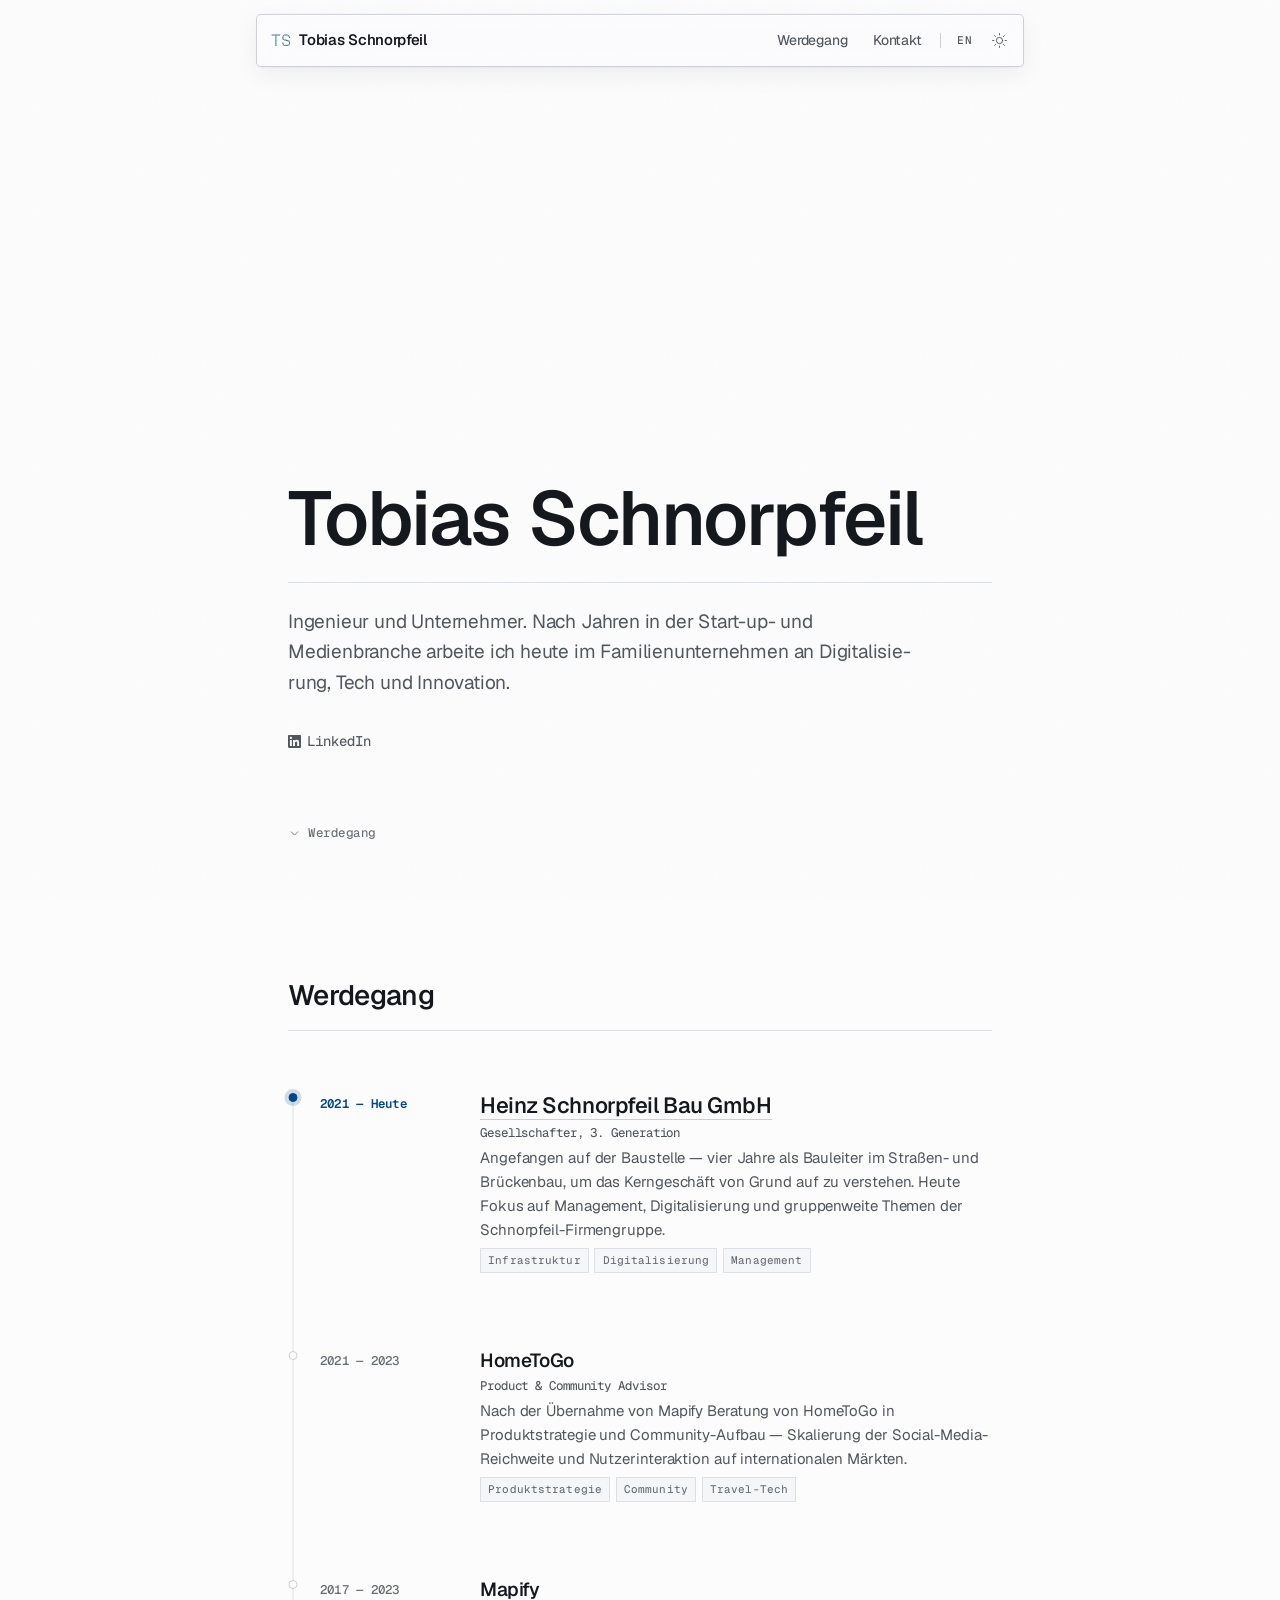
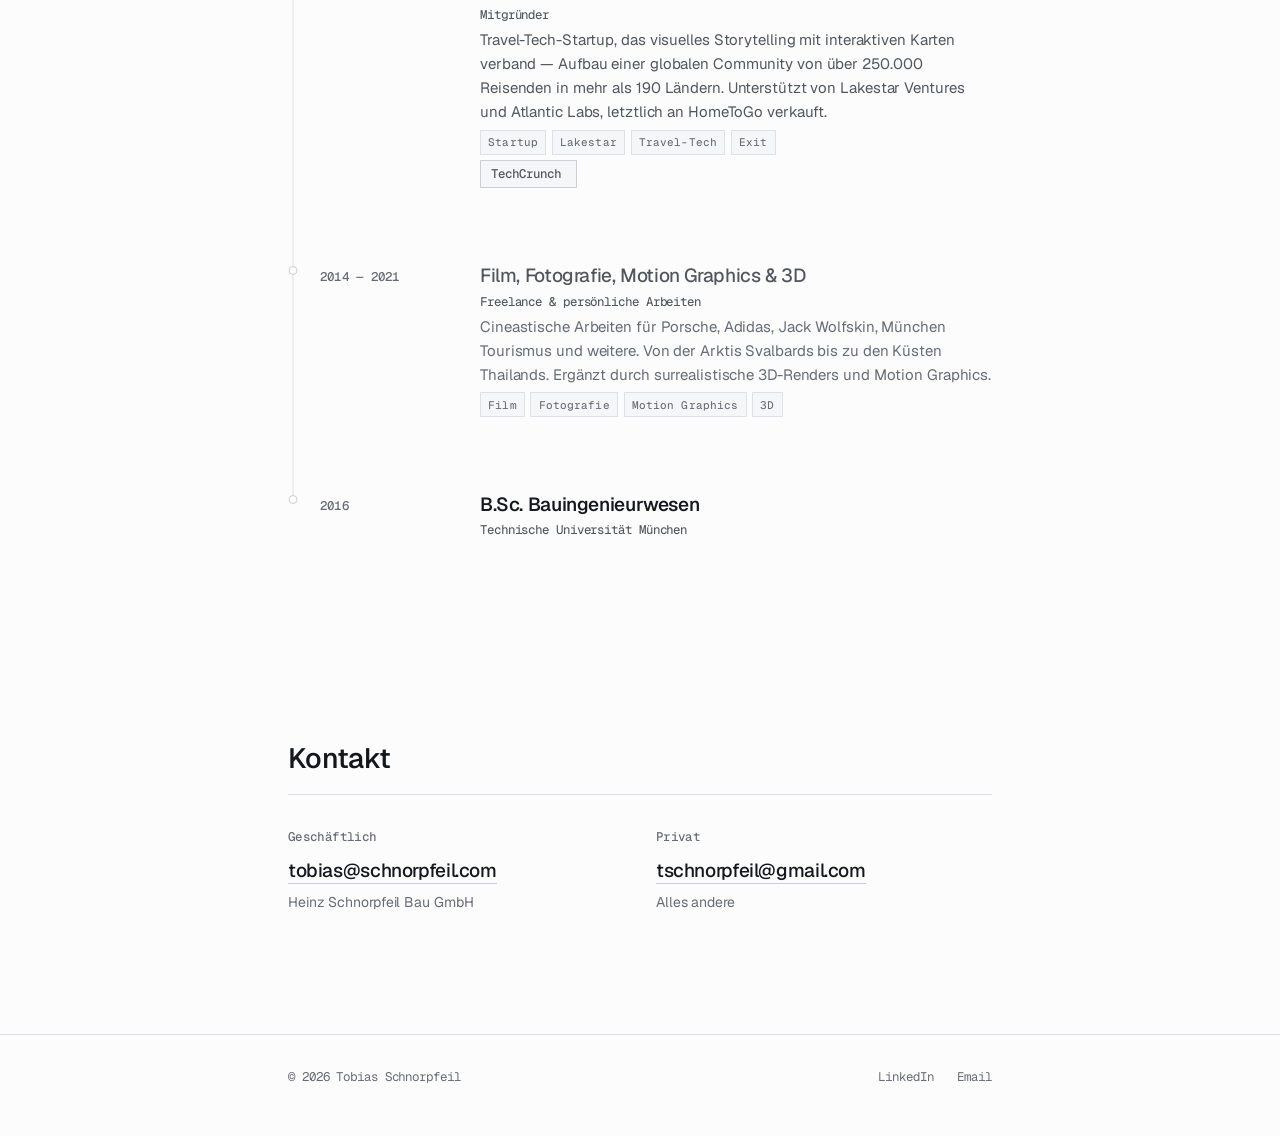
<file: index.html>
<!DOCTYPE html>
<html lang="de" data-theme="light">

<head>
    <meta charset="UTF-8">
    <meta name="viewport" content="width=device-width, initial-scale=1.0, viewport-fit=cover">
    <title>Tobias Schnorpfeil</title>
    <meta name="description" content="Tobias Schnorpfeil — Ingenieur & Unternehmer. Digitalisierung & Innovation bei Heinz Schnorpfeil Bau. Co-Founder Mapify (Exit an HomeToGo).">
    <link rel="alternate" type="text/plain" href="https://tschnorpfeil.com/llms.txt" title="LLM Context">
    <meta name="theme-color" content="#fcfcfd" media="(prefers-color-scheme: light)">
    <meta name="theme-color" content="#0c0e12" media="(prefers-color-scheme: dark)">
    <link rel="icon" type="image/svg+xml" href="/favicon.svg">
    <link rel="icon" type="image/png" sizes="32x32" href="/favicon.png">
    <link rel="apple-touch-icon" sizes="180x180" href="/apple-touch-icon.png">

    <!-- Preload the faces the hero entrance needs immediately -->
    <link rel="preload" href="/fonts/Geist-Variable.woff2" as="font" type="font/woff2" crossorigin>
    <link rel="preload" href="/fonts/GeistPixel-Grid.woff2" as="font" type="font/woff2" crossorigin>
    <link rel="preload" href="/fonts/GeistPixel-Square.woff2" as="font" type="font/woff2" crossorigin>
    <link rel="preload" href="/fonts/GeistPixel-Line.woff2" as="font" type="font/woff2" crossorigin>

    <!-- Set theme before first paint (no flash of light for dark-mode users) -->
    <script>
        (function () {
            try {
                var el = document.documentElement;
                var t = localStorage.getItem('theme') ||
                    (matchMedia('(prefers-color-scheme:dark)').matches ? 'dark' : 'light');
                el.setAttribute('data-theme', t);
                /* Arm the hero "resolve" entrance before paint (no flash), only
                   when motion is allowed. Failsafe drops the class after the
                   run so a stalled script can never leave the name hidden. */
                if (!matchMedia('(prefers-reduced-motion: reduce)').matches) {
                    el.classList.add('anim');
                    setTimeout(function () { el.classList.remove('anim'); }, 2600);
                }
            } catch (e) {}
        })();
    </script>
    <!-- Auto-redirect to EN only if explicitly preferred by user -->
    <script>
        (function() {
            try {
                if (localStorage.getItem('lang_pref') === 'en') {
                    window.location.replace('/en/');
                }
            } catch(e) {}
        })();
    </script>

    <!-- SEO / GEO -->
    <link rel="canonical" href="https://tschnorpfeil.com/">
    <link rel="alternate" hreflang="de" href="https://tschnorpfeil.com/">
    <link rel="alternate" hreflang="en" href="https://tschnorpfeil.com/en/">
    <link rel="alternate" hreflang="x-default" href="https://tschnorpfeil.com/">
    <link rel="alternate" type="text/plain" href="https://tschnorpfeil.com/llms-full.txt" title="LLM Full Context">
    <meta name="robots" content="index, follow">
    <meta name="author" content="Tobias Schnorpfeil">

    <!-- Open Graph -->
    <meta property="og:type" content="profile">
    <meta property="profile:first_name" content="Tobias">
    <meta property="profile:last_name" content="Schnorpfeil">
    <meta property="og:url" content="https://tschnorpfeil.com/">
    <meta property="og:site_name" content="Tobias Schnorpfeil">
    <meta property="og:title" content="Tobias Schnorpfeil">
    <meta property="og:description" content="Ingenieur & Unternehmer · Digitalisierung & Innovation bei Heinz Schnorpfeil Bau · Co-Founder Mapify (Exit an HomeToGo).">
    <meta property="og:image" content="https://tschnorpfeil.com/og-image.png">
    <meta property="og:image:type" content="image/png">
    <meta property="og:image:width" content="1200">
    <meta property="og:image:height" content="630">
    <meta property="og:image:alt" content="Tobias Schnorpfeil — Ingenieur & Unternehmer">
    <meta property="og:locale" content="de_DE">
    <meta property="og:locale:alternate" content="en_US">

    <!-- Twitter Card -->
    <meta name="twitter:card" content="summary_large_image">
    <meta name="twitter:title" content="Tobias Schnorpfeil">
    <meta name="twitter:description" content="Ingenieur & Unternehmer · Digitalisierung & Innovation bei Heinz Schnorpfeil Bau · Co-Founder Mapify (Exit an HomeToGo).">
    <meta name="twitter:image" content="https://tschnorpfeil.com/og-image.png">
    <meta name="twitter:image:alt" content="Tobias Schnorpfeil — Ingenieur & Unternehmer">

    <!-- Schema.org JSON-LD (Generative Engine Optimization & Entity Graph) -->
    <script type="application/ld+json">
    {
        "@context": "https://schema.org",
        "@graph": [
            {
                "@type": "Person",
                "@id": "https://tschnorpfeil.com/#person",
                "name": "Tobias Schnorpfeil",
                "url": "https://tschnorpfeil.com/",
                "image": "https://tschnorpfeil.com/og-image.png",
                "description": "Tobias Schnorpfeil — Ingenieur & Unternehmer. Digitalisierung & Innovation bei Heinz Schnorpfeil Bau. Co-Founder Mapify (Exit an HomeToGo).",
                "jobTitle": "Ingenieur & Unternehmer",
                "email": "mailto:tobias@schnorpfeil.com",
                "knowsLanguage": [
                    "en",
                    "de"
                ],
                "hasOccupation": [
                    {
                        "@type": "Occupation",
                        "name": "Bauingenieur & Gesellschafter",
                        "occupationLocation": {
                            "@type": "Country",
                            "name": "Germany"
                        }
                    },
                    {
                        "@type": "Occupation",
                        "name": "Tech-Unternehmer",
                        "occupationLocation": {
                            "@type": "Country",
                            "name": "Germany"
                        }
                    }
                ],
                "worksFor": {
                    "@type": "Organization",
                    "name": "Heinz Schnorpfeil Bau GmbH",
                    "url": "https://www.schnorpfeil.com",
                    "address": {
                        "@type": "PostalAddress",
                        "streetAddress": "Kastellauner Str. 51",
                        "addressLocality": "Treis-Karden",
                        "postalCode": "56253",
                        "addressRegion": "DE-RP",
                        "addressCountry": "DE"
                    }
                },
                "founder": [
                    {
                        "@type": "Organization",
                        "name": "Mapify",
                        "url": "https://techcrunch.com/2018/10/09/mapify/"
                    }
                ],
                "alumniOf": [
                    {
                        "@type": "EducationalOrganization",
                        "name": "Technical University of Munich",
                        "url": "https://www.tum.de",
                        "sameAs": [
                            "https://en.wikipedia.org/wiki/Technical_University_of_Munich",
                            "https://www.wikidata.org/wiki/Q15780"
                        ]
                    }
                ],
                "sameAs": [
                    "https://www.linkedin.com/in/tobias-schnorpfeil-ab95178a/",
                    "https://www.youtube.com/@TSchnorpfeil",
                    "https://www.instagram.com/tschnorpfeil",
                    "https://www.behance.net/tschnorpfeil",
                    "https://github.com/tschnorpfeil"
                ],
                "subjectOf": [
                    {
                        "@type": "NewsArticle",
                        "headline": "Mapify raises $1M to build a travel platform around user-generated spot guides",
                        "url": "https://techcrunch.com/2018/10/09/mapify/",
                        "publisher": {
                            "@type": "Organization",
                            "name": "TechCrunch"
                        }
                    },
                    {
                        "@type": "Article",
                        "headline": "Building New Worlds",
                        "url": "https://aestheticamagazine.com/building-new-worlds/",
                        "publisher": {
                            "@type": "Organization",
                            "name": "Aesthetica Magazine"
                        }
                    },
                    {
                        "@type": "PodcastEpisode",
                        "name": "Meine Story: Tobias Schnorpfeil — Das erste Viertel",
                        "url": "https://podcasts.apple.com/de/podcast/meine-story-tobias-schnorpfeil-das-erste-viertel/id1527780076?i=1000508544837"
                    },
                    {
                        "@type": "ProfilePage",
                        "name": "Tobias Schnorpfeil Portrait",
                        "url": "https://schau.berlin/experts/tobias-schnorpfeil"
                    }
                ],
                "knowsAbout": [
                    "Civil Engineering",
                    "Digitalization",
                    "Infrastructure",
                    "Entrepreneurship",
                    "Travel-Tech",
                    "Cinematography",
                    "3D Animation"
                ]
            },
            {
                "@type": "WebSite",
                "@id": "https://tschnorpfeil.com/#website",
                "url": "https://tschnorpfeil.com/",
                "name": "Tobias Schnorpfeil",
                "inLanguage": [
                    "en",
                    "de"
                ],
                "about": {
                    "@id": "https://tschnorpfeil.com/#person"
                }
            },
            {
                "@type": "ProfilePage",
                "@id": "https://tschnorpfeil.com/#profilepage",
                "url": "https://tschnorpfeil.com/",
                "name": "Tobias Schnorpfeil — Ingenieur & Unternehmer",
                "inLanguage": "de",
                "isPartOf": {
                    "@id": "https://tschnorpfeil.com/#website"
                },
                "about": {
                    "@id": "https://tschnorpfeil.com/#person"
                },
                "mainEntity": {
                    "@id": "https://tschnorpfeil.com/#person"
                },
                "dateCreated": "2026-02-16T00:00:00+01:00",
                "dateModified": "2026-08-25T08:00:00+02:00"
            }
        ]
    }
    </script>

    <style>
        /* Hallmark · genre: modern-minimal · macrostructure: Long Document · theme: custom "CI-Cobalt"
         * enrichment: none (typography-only) · nav: N5 floating pill · footer: Ft2 inline
         * anchor hue: cobalt oklch(40.1% 0.128 254) (#00478A) · display: Geist · outlier: Geist Mono
         * pre-emit critique: P5 H5 E5 S5 R5 V4
         */

        /* ------------------------------------------
           Self-hosted Geist (GDPR compliant, no runtime CDN)
           ------------------------------------------ */
        @font-face {
            font-family: 'Geist';
            src: url('/fonts/Geist-Variable.woff2') format('woff2');
            font-weight: 100 900;
            font-style: normal;
            font-display: swap;
        }

        @font-face {
            font-family: 'Geist Mono';
            src: url('/fonts/GeistMono-Variable.woff2') format('woff2');
            font-weight: 100 900;
            font-style: normal;
            font-display: swap;
        }

        /* Geist Pixel — the wordmark monogram + the hero "resolve" entrance.
           Three forms (Grid/Square/Line) the name iterates through before it
           snaps into Geist Sans. */
        @font-face {
            font-family: 'Geist Pixel Grid';
            src: url('/fonts/GeistPixel-Grid.woff2') format('woff2');
            font-weight: 400;
            font-style: normal;
            font-display: swap;
        }

        @font-face {
            font-family: 'Geist Pixel Square';
            src: url('/fonts/GeistPixel-Square.woff2') format('woff2');
            font-weight: 400;
            font-style: normal;
            font-display: swap;
        }

        @font-face {
            font-family: 'Geist Pixel Line';
            src: url('/fonts/GeistPixel-Line.woff2') format('woff2');
            font-weight: 400;
            font-style: normal;
            font-display: swap;
        }

        /* ------------------------------------------
           Design tokens (OKLCH, referenced by name)
           ------------------------------------------ */
        :root {
            --font-display: 'Geist', ui-sans-serif, system-ui, -apple-system, 'Segoe UI', sans-serif;
            --font-body: 'Geist', ui-sans-serif, system-ui, -apple-system, 'Segoe UI', sans-serif;
            --font-mono: 'Geist Mono', ui-monospace, 'SF Mono', 'Menlo', monospace;
            --font-pixel: 'Geist Pixel Grid', var(--font-mono);

            /* Type scale — major third (1.25), 16px base */
            --text-xs: 0.78rem;
            --text-sm: 0.875rem;
            --text-base: 1rem;
            --text-md: 1.1875rem;
            --text-lg: 1.375rem;
            --text-xl: 1.75rem;
            --text-display: clamp(2.75rem, 6vw + 0.4rem, 4.75rem);

            /* 4-pt spacing scale */
            --space-2xs: 0.5rem;
            --space-xs: 0.75rem;
            --space-sm: 1rem;
            --space-md: 1.5rem;
            --space-lg: 2rem;
            --space-xl: 3rem;
            --space-2xl: 4.5rem;

            /* Reading measure */
            --measure: 40rem;
            --measure-wide: 48rem;

            /* Border radius — PRIME technical precision scale (0.3rem base) */
            --radius: 0.3rem;
            --radius-lg: var(--radius);
            --radius-md: calc(var(--radius) - 2px);
            --radius-sm: calc(var(--radius) - 4px);
            --radius-card: var(--radius);
            --radius-tight: var(--radius-md);
            --radius-pill: 9999px;

            /* PRIME motion & transitions */
            --ease-out: cubic-bezier(0.16, 1, 0.3, 1);
            --ease-in: cubic-bezier(0.7, 0, 0.84, 0);
            --dur-micro: 120ms;
            --dur-short: 200ms;
            --dur-long: 380ms;
        }

        /* Light — cool engineered near-white */
        [data-theme="light"] {
            --paper: oklch(99.1% 0.001 286);
            --paper-2: oklch(97.2% 0.003 260);
            --ink: oklch(20.4% 0.011 261);
            --ink-2: oklch(45% 0.014 260);
            --ink-3: oklch(53% 0.013 260);
            --rule: oklch(90.5% 0.006 260);
            --rule-2: oklch(85% 0.008 260);
            --accent: oklch(40.1% 0.128 254);
            --accent-bright: oklch(52% 0.17 256);
            --accent-ink: oklch(99% 0.001 286);
            --focus: oklch(52% 0.17 256);
            --grid-line: oklch(52% 0.17 256 / 0.05);
            --glass-bg: oklch(99.1% 0.001 286 / 0.55);
            --glass-bg-strong: oklch(99.1% 0.001 286 / 0.82);
            --glass-border: oklch(80% 0.01 260 / 0.7);
            --glass-hi: oklch(100% 0 0 / 0.6);
            --glass-shadow: 0 1px 2px oklch(0% 0 0 / 0.04), 0 8px 24px oklch(0% 0 0 / 0.06);
            --glass-shadow-strong: 0 1px 2px oklch(0% 0 0 / 0.05), 0 12px 32px oklch(0% 0 0 / 0.09);
            --grain-opacity: 0.022;
        }

        /* Dark — cool near-black, brightened accent for legibility */
        [data-theme="dark"] {
            --paper: oklch(16.5% 0.008 262);
            --paper-2: oklch(20.5% 0.01 262);
            --ink: oklch(96% 0.003 286);
            --ink-2: oklch(72% 0.012 260);
            --ink-3: oklch(60% 0.012 260);
            --rule: oklch(27% 0.012 262);
            --rule-2: oklch(33% 0.014 262);
            --accent: oklch(70% 0.15 254);
            --accent-bright: oklch(74% 0.155 256);
            --accent-ink: oklch(16.5% 0.008 262);
            --focus: oklch(74% 0.155 256);
            --grid-line: oklch(74% 0.155 256 / 0.07);
            --glass-bg: oklch(20% 0.01 262 / 0.5);
            --glass-bg-strong: oklch(18% 0.01 262 / 0.72);
            --glass-border: oklch(45% 0.02 262 / 0.5);
            --glass-hi: oklch(100% 0 0 / 0.1);
            --glass-shadow: 0 1px 2px oklch(0% 0 0 / 0.22), 0 10px 30px oklch(0% 0 0 / 0.38);
            --glass-shadow-strong: 0 1px 2px oklch(0% 0 0 / 0.28), 0 14px 36px oklch(0% 0 0 / 0.48);
            --grain-opacity: 0.03;
        }

        /* ------------------------------------------
           Reset & base
           ------------------------------------------ */
        *,
        *::before,
        *::after {
            margin: 0;
            padding: 0;
            box-sizing: border-box;
        }

        html {
            scroll-behavior: smooth;
            scroll-padding-top: calc(84px + env(safe-area-inset-top, 0px));
            -webkit-font-smoothing: antialiased;
            -moz-osx-font-smoothing: grayscale;
            overflow-x: clip;
            /* Vertical scrolling only — no pinch-zoom, no horizontal pan.
               Backs up the viewport meta on iOS Safari, which ignores
               user-scalable=no. */
            touch-action: pan-y;
        }

        body {
            font-family: var(--font-body);
            background: var(--paper);
            color: var(--ink);
            font-size: var(--text-base);
            font-weight: 400;
            line-height: 1.65;
            letter-spacing: -0.006em;
            overflow-x: clip;
            transition: background var(--dur-long) var(--ease-out), color var(--dur-short) var(--ease-out);
        }

        /* Grain overlay (GDPR-safe inline data-uri) */
        body::after {
            content: '';
            position: fixed;
            inset: 0;
            pointer-events: none;
            z-index: 60;
            opacity: var(--grain-opacity);
            background-image: url("data:image/svg+xml,%3Csvg viewBox='0 0 256 256' xmlns='http://www.w3.org/2000/svg'%3E%3Cfilter id='noise'%3E%3CfeTurbulence type='fractalNoise' baseFrequency='0.9' numOctaves='4' stitchTiles='stitch'/%3E%3C/filter%3E%3Crect width='100%25' height='100%25' filter='url(%23noise)'/%3E%3C/svg%3E");
            background-repeat: repeat;
            background-size: 256px 256px;
        }

        ::selection {
            background: var(--accent);
            color: var(--accent-ink);
        }

        a {
            color: inherit;
            text-decoration: none;
        }

        :focus-visible {
            outline: 2px solid var(--focus);
            outline-offset: 3px;
            border-radius: 3px;
        }

        /* Skip-link / in-page nav move focus to their target section for
           screen-reader users. Those targets get tabindex="-1" from JS — they
           are landmarks, not controls, so suppress the ring (it would otherwise
           flash a stray accent line across a full-width section). Real controls
           keep their :focus-visible ring. */
        [tabindex="-1"]:focus { outline: none; }

        /* ------------------------------------------
           Layout
           ------------------------------------------ */
        .wrap {
            width: 100%;
            max-width: var(--measure-wide);
            margin: 0 auto;
            padding: 0 var(--space-lg);
        }

        /* ------------------------------------------
           Nav — N5 floating pill
           ------------------------------------------ */
        /* Technical glass pill — translucent surface + light blur, hairline
           border, one crisp specular top edge. Present over the hero (anchored)
           and densifies on scroll. translateX establishes a compositing layer,
           which keeps the backdrop-filter stable on iOS Safari. */
        .nav {
            position: fixed;
            top: calc(env(safe-area-inset-top, 0px) + 0.9rem);
            left: 50%;
            transform: translateX(-50%);
            z-index: 100;
            width: min(calc(100% - 1.5rem), 48rem);
            display: flex;
            justify-content: space-between;
            align-items: center;
            gap: var(--space-sm);
            padding: 0.45rem 0.5rem 0.45rem 0.85rem;
            border: 1px solid var(--glass-border);
            border-radius: var(--radius-card);
            background: var(--glass-bg);
            box-shadow: inset 0 1px 0 var(--glass-hi), var(--glass-shadow);
            -webkit-backdrop-filter: saturate(160%) blur(14px);
            backdrop-filter: saturate(160%) blur(14px);
            transition: background var(--dur-short) var(--ease-out),
                border-color var(--dur-short) var(--ease-out),
                box-shadow var(--dur-short) var(--ease-out);
        }


        .nav.scrolled {
            background: var(--glass-bg-strong);
            box-shadow: inset 0 1px 0 var(--glass-hi), var(--glass-shadow-strong);
        }

        /* Safari (incl. iOS) that can't composite backdrop-filter falls back to
           the denser opaque surface so text never sits on a see-through pill. */
        @supports not ((-webkit-backdrop-filter: blur(1px)) or (backdrop-filter: blur(1px))) {
            .nav { background: var(--glass-bg-strong); }
        }

        .nav-name {
            display: inline-flex;
            align-items: center;
            gap: 0.5rem;
            font-family: var(--font-display);
            font-size: 0.9375rem;
            font-weight: 550;
            letter-spacing: -0.02em;
            color: var(--ink);
            white-space: nowrap;
        }

        /* The single Geist Pixel Grid moment — the brand monogram */
        .monogram {
            font-family: var(--font-pixel);
            font-size: 1rem;
            line-height: 1;
            color: var(--accent);
            letter-spacing: 0.02em;
        }

        [data-theme="dark"] .monogram {
            color: var(--accent-bright);
        }

        .nav-right {
            display: flex;
            align-items: center;
            gap: 0.15rem;
        }

        .nav-link {
            font-size: var(--text-sm);
            font-weight: 450;
            color: var(--ink-2);
            padding: 0.4rem 0.7rem;
            border-radius: var(--radius-tight);
            white-space: nowrap;
            transition: color var(--dur-micro) var(--ease-out), background var(--dur-micro) var(--ease-out);
        }

        .nav-link:hover {
            color: var(--ink);
            background: var(--paper-2);
        }

        .nav-sep {
            width: 1px;
            height: 15px;
            background: var(--rule-2);
            margin: 0 0.3rem;
        }

        .btn-icon {
            min-width: 32px;
            height: 32px;
            border: none;
            border-radius: var(--radius-tight);
            background: transparent;
            color: var(--ink-2);
            cursor: pointer;
            display: inline-flex;
            align-items: center;
            justify-content: center;
            transition: color var(--dur-micro) var(--ease-out), background var(--dur-micro) var(--ease-out);
            font-family: var(--font-mono);
            font-size: 0.6875rem;
            font-weight: 500;
            letter-spacing: 0.03em;
        }

        .btn-icon:hover {
            color: var(--ink);
            background: var(--paper-2);
        }

        .btn-lang {
            padding: 0 0.5rem;
            text-transform: uppercase;
        }

        /* ------------------------------------------
           Hero / document masthead
           ------------------------------------------ */
        .hero {
            min-height: 100svh;
            display: flex;
            align-items: flex-end;
            padding-top: calc(96px + env(safe-area-inset-top, 0px));
            padding-bottom: 16svh;
            position: relative;
        }

        /* Blueprint grid — the one "unique touch", confined to the masthead,
           faded out radially so it never reads as a full-page background */
        .hero::before {
            content: '';
            position: absolute;
            inset: 0;
            pointer-events: none;
            z-index: 0;
            background-image:
                linear-gradient(to right, var(--grid-line) 0.5px, transparent 0.5px),
                linear-gradient(to bottom, var(--grid-line) 0.5px, transparent 0.5px);
            background-size: 2.25rem 2.25rem;
            -webkit-mask-image: radial-gradient(120% 80% at 15% 90%, #000 0%, transparent 68%);
            mask-image: radial-gradient(120% 80% at 15% 90%, #000 0%, transparent 68%);
        }

        .hero-inner {
            position: relative;
            z-index: 1;
            width: 100%;
        }

        .hero h1 {
            font-family: var(--font-display);
            font-size: var(--text-display);
            font-weight: 560;
            letter-spacing: -0.02em;
            line-height: 1.02;
            margin-bottom: var(--space-md);
        }

        .hero-word { display: inline; white-space: nowrap; }

        .hero-char { font-weight: inherit; }

        /* "Resolve" entrance: the name plots onto the grid as pixel ghosts,
           iterates through Geist Pixel forms, then snaps into Geist Sans.
           Active only under html.anim (JS + motion allowed). The DEFAULT state
           below is the final resolved name — so no-JS and reduced-motion users
           get it instantly, with no animation. */
        .anim .hero-char { opacity: 0; }
        .anim .hero-char.is-plotted { opacity: 1; }
        .anim .hero-char {
            transition: color 110ms linear, transform 200ms var(--ease-out);
        }
        .hero-char.is-ghost { color: var(--accent); }
        [data-theme="dark"] .hero-char.is-ghost { color: var(--accent-bright); }

        .hero-rule {
            height: 1px;
            background: var(--rule);
            transform-origin: left center;
            margin-bottom: var(--space-md);
        }
        .anim .hero-rule { opacity: 0; animation: drawRule 0.8s var(--ease-out) 1.15s forwards; }

        .hero-desc {
            max-width: var(--measure);
            font-size: var(--text-md);
            line-height: 1.6;
            color: var(--ink-2);
            font-weight: 400;
            letter-spacing: -0.01em;
            margin-bottom: var(--space-lg);
        }
        .anim .hero-desc { opacity: 0; animation: up 0.7s var(--ease-out) 1.3s forwards; }

        .hero-social {
            display: flex;
            gap: var(--space-xs);
            flex-wrap: wrap;
            align-items: center;
        }
        .anim .hero-social { opacity: 0; animation: up 0.7s var(--ease-out) 1.42s forwards; }

        .social-link {
            display: inline-flex;
            align-items: center;
            gap: 0.4rem;
            font-family: var(--font-mono);
            font-size: var(--text-sm);
            font-weight: 450;
            color: var(--ink-2);
            padding-bottom: 2px;
            border-bottom: 1px solid transparent;
            transition: color var(--dur-micro) var(--ease-out), border-bottom-color var(--dur-micro) var(--ease-out);
        }

        .social-link:hover {
            color: var(--ink);
            border-bottom-color: var(--accent-bright);
        }

        .social-link svg {
            width: 13px;
            height: 13px;
        }

        /* Scroll cue — left-aligned, fades in last, static after (no loop) */
        .hero-scroll-wrap {
            position: absolute;
            left: 0;
            right: 0;
            bottom: 5svh;
            z-index: 1;
            pointer-events: none;
        }

        .hero-scroll {
            display: inline-flex;
            align-items: center;
            gap: 0.45rem;
            min-height: 44px;
            padding: 0 0.5rem;
            margin-left: -0.5rem;
            pointer-events: auto;
            font-family: var(--font-mono);
            font-size: var(--text-xs);
            font-weight: 450;
            letter-spacing: 0.04em;
            color: var(--ink-3);
            text-decoration: none;
            transition: color var(--dur-micro) var(--ease-out);
        }
        .anim .hero-scroll { opacity: 0; animation: up 0.8s var(--ease-out) 1.55s forwards; }
        .hero-scroll:hover { color: var(--ink); }
        .hero-scroll svg {
            width: 13px;
            height: 13px;
            transition: transform var(--dur-micro) var(--ease-out);
        }
        .hero-scroll:hover svg { transform: translateY(2px); }

        /* ------------------------------------------
           Document sections
           ------------------------------------------ */
        .wrap {
            width: min(calc(100% - 2.5rem), var(--measure-wide));
            margin-inline: auto;
        }

        section {
            padding: var(--space-2xl) 0;
        }

        .section-head {
            display: flex;
            align-items: baseline;
            justify-content: space-between;
            margin-bottom: var(--space-lg);
            border-bottom: 1px solid var(--rule);
            padding-bottom: var(--space-xs);
        }

        .section-title {
            font-family: var(--font-display);
            font-size: var(--text-xl);
            font-weight: 540;
            letter-spacing: -0.025em;
            color: var(--ink);
        }

        .rchar {
            display: inline-block;
            text-align: center;
            transition: color 110ms linear, transform 180ms var(--ease-out);
        }
        .rchar.is-ghost { color: var(--accent); }
        [data-theme="dark"] .rchar.is-ghost { color: var(--accent-bright); }

        /* ------------------------------------------
           Journey — Connected Timeline
           ------------------------------------------ */
        .journey {
            position: relative;
            padding-left: 2rem;
        }

        .entry {
            position: relative;
            display: grid;
            grid-template-columns: 8rem 1fr;
            gap: var(--space-lg);
            padding: var(--space-md) 0 var(--space-xl);
        }

        /* Continuous vertical timeline connector line */
        .entry:not(:last-child)::before {
            content: '';
            position: absolute;
            left: calc(4.5px - 2rem);
            top: calc(var(--space-md) + 0.65rem);
            height: calc(100% - 0.2rem);
            width: 1px;
            background: var(--rule);
            transform: translateX(-50%);
        }

        /* Timeline node */
        .entry::after {
            content: '';
            position: absolute;
            left: calc(4.5px - 2rem);
            top: calc(var(--space-md) + 0.65rem - 4.5px);
            width: 9px;
            height: 9px;
            border-radius: 50%;
            background: var(--paper);
            border: 1.5px solid var(--rule-2);
            transform: translateX(-50%);
            transition: all var(--dur-short) var(--ease-out);
        }

        .entry--now::after {
            background: var(--accent);
            border-color: var(--accent);
            box-shadow: 0 0 0 4px color-mix(in oklch, var(--accent) 18%, transparent);
        }

        [data-theme="dark"] .entry--now::after {
            background: var(--accent-bright);
            border-color: var(--accent-bright);
            box-shadow: 0 0 0 4px color-mix(in oklch, var(--accent-bright) 22%, transparent);
        }

        .entry-time-col {
            padding-top: 0.15rem;
        }

        .entry-time {
            font-family: var(--font-mono);
            font-size: var(--text-xs);
            font-weight: 500;
            color: var(--ink-3);
            letter-spacing: 0.02em;
            font-variant-numeric: tabular-nums;
        }

        .entry--now .entry-time {
            color: var(--accent);
            font-weight: 600;
        }

        [data-theme="dark"] .entry--now .entry-time {
            color: var(--accent-bright);
        }


        .entry-title {
            font-family: var(--font-display);
            font-size: var(--text-md);
            font-weight: 550;
            letter-spacing: -0.02em;
            color: var(--ink);
            margin: 0;
        }

        .entry--now .entry-title {
            font-size: var(--text-lg);
        }

        .entry-title a {
            color: inherit;
            text-decoration: none;
            border-bottom: 1px solid var(--rule-2);
            transition: color var(--dur-micro) var(--ease-out), border-bottom-color var(--dur-micro) var(--ease-out);
        }

        .entry-title a:hover {
            color: var(--accent);
            border-bottom-color: var(--accent-bright);
        }

        [data-theme="dark"] .entry-title a:hover {
            color: var(--accent-bright);
        }

        .entry-sub {
            font-family: var(--font-mono);
            font-size: var(--text-xs);
            font-weight: 450;
            color: var(--ink-2);
            margin-bottom: 0.15rem;
        }

        .entry-desc {
            font-size: 0.9375rem;
            font-weight: 400;
            line-height: 1.6;
            color: var(--ink-2);
            max-width: 42rem;
        }

        .entry--muted .entry-title { font-weight: 480; color: var(--ink-2); }
        .entry--muted .entry-desc { color: var(--ink-3); }

        .tags {
            display: flex;
            gap: 0.35rem;
            flex-wrap: wrap;
            margin-top: 0.35rem;
        }

        .tag {
            font-family: var(--font-mono);
            font-size: 0.6875rem;
            font-weight: 450;
            letter-spacing: 0.01em;
            padding: 0.15rem 0.45rem;
            border-radius: var(--radius-sm);
            border: 1px solid var(--rule);
            background: var(--paper-2);
            color: var(--ink-3);
        }

        .entry-links {
            display: flex;
            gap: var(--space-xs);
            flex-wrap: wrap;
            margin-top: 0.35rem;
        }

        .entry-link {
            display: inline-flex;
            align-items: center;
            gap: 0.35rem;
            height: 28px;
            padding: 0 0.65rem;
            border-radius: var(--radius-sm);
            border: 1px solid var(--rule-2);
            background: var(--paper-2);
            font-family: var(--font-mono);
            font-size: var(--text-xs);
            font-weight: 500;
            color: var(--ink-2);
            text-decoration: none;
            transition: all var(--dur-short) var(--ease-out);
        }

        .entry-link:hover {
            color: var(--ink);
            border-color: var(--accent-bright);
            background: var(--paper);
        }

        /* ------------------------------------------
           Contact — PRIME Elevated Cards
           ------------------------------------------ */
        .contact-grid {
            display: grid;
            grid-template-columns: 1fr 1fr;
            gap: var(--space-lg);
        }

        .contact-label {
            font-family: var(--font-mono);
            font-size: var(--text-xs);
            font-weight: 500;
            letter-spacing: 0.03em;
            color: var(--ink-3);
            margin-bottom: var(--space-2xs);
        }

        .contact-email {
            font-family: var(--font-display);
            font-size: var(--text-md);
            font-weight: 500;
            letter-spacing: -0.02em;
            color: var(--ink);
            border-bottom: 1px solid var(--rule-2);
            transition: color var(--dur-micro) var(--ease-out), border-color var(--dur-micro) var(--ease-out);
        }

        .contact-email:hover {
            color: var(--accent);
            border-bottom-color: var(--accent-bright);
        }

        [data-theme="dark"] .contact-email:hover { color: var(--accent-bright); }

        .contact-note {
            font-size: var(--text-sm);
            color: var(--ink-3);
            margin-top: 0.3rem;
            font-weight: 400;
        }

        /* ------------------------------------------
           Footer
           ------------------------------------------ */
        .footer {
            padding: var(--space-lg) 0 var(--space-xl);
            border-top: 1px solid var(--rule);
            margin-top: var(--space-xl);
        }

        .footer-inner {
            display: flex;
            justify-content: space-between;
            align-items: center;
            gap: var(--space-md);
            flex-wrap: wrap;
            font-family: var(--font-mono);
            font-size: var(--text-xs);
            color: var(--ink-3);
        }

        .footer-links {
            display: flex;
            gap: var(--space-md);
            flex-wrap: wrap;
        }

        .footer-links a {
            color: var(--ink-3);
            text-decoration: none;
            transition: color var(--dur-micro) var(--ease-out);
        }

        .footer-links a:hover {
            color: var(--ink);
        }

        /* ------------------------------------------
           Load-only hero orchestration (Long Document: no scroll reveals)
           ------------------------------------------ */
        @keyframes up {
            from { opacity: 0; transform: translateY(10px); }
            to { opacity: 1; transform: translateY(0); }
        }

        @keyframes drawRule {
            from { opacity: 0; transform: scaleX(0); }
            to { opacity: 1; transform: scaleX(1); }
        }

        @media (prefers-reduced-motion: reduce) {
            html { scroll-behavior: auto; }

            .hero-char, .hero-rule, .hero-desc, .hero-social, .hero-scroll {
                opacity: 1 !important;
                transform: none !important;
                animation: none !important;
            }

            *, *::before, *::after {
                animation-duration: 150ms !important;
                transition-duration: 150ms !important;
            }
        }

        @media (prefers-reduced-data: reduce) {
            body::after { display: none; }
            .hero::before { display: none; }
        }

        .skip-link {
            position: absolute;
            top: 0.5rem;
            left: 50%;
            z-index: 200;
            transform: translate(-50%, -160%);
            padding: 0.5rem 1rem;
            background: var(--ink);
            color: var(--paper);
            border-radius: var(--radius-tight);
            font-size: var(--text-sm);
            font-weight: 500;
            transition: transform var(--dur-short) var(--ease-out);
        }

        .skip-link:focus {
            transform: translate(-50%, 0);
            outline: none;
        }

        /* Short viewports (landscape phones): the cue would crowd the fold */
        @media (max-height: 620px) {
            .hero-scroll-wrap { display: none; }
        }

        /* ------------------------------------------
           Responsive
           ------------------------------------------ */
        @media (max-width: 720px) {
            .wrap { padding: 0 var(--space-md); }

            .nav {
                /* align the pill's edges with the content gutter (.wrap padding) */
                width: calc(100% - 3rem);
                padding: 0.4rem 0.4rem 0.4rem 0.85rem;
            }

            .nav-link, .nav-sep { display: none; }

            section { padding: var(--space-xl) 0; }

            .hero { padding-bottom: 12svh; }

            .journey {
                padding-left: 1.5rem;
            }
            .entry {
                grid-template-columns: 1fr;
                gap: 0.25rem;
                padding: var(--space-sm) 0 var(--space-lg);
            }
            .entry:not(:last-child)::before {
                left: calc(4.5px - 1.5rem);
                top: calc(var(--space-sm) + 0.5rem);
            }
            .entry::after {
                left: calc(4.5px - 1.5rem);
                top: calc(var(--space-sm) + 0.5rem - 4.5px);
            }
            .entry-time-col {
                margin-bottom: 0.15rem;
            }

            .contact-grid { grid-template-columns: 1fr; }
        }
    </style>
    <noscript>
        <style>
            .hero-char, .hero-rule, .hero-desc, .hero-social, .hero-scroll {
                opacity: 1 !important;
                transform: none !important;
                animation: none !important;
            }
        </style>
    </noscript>
</head>

<body>

    <a href="#main" class="skip-link">Zum Inhalt springen</a>

    <!-- NAV -->
    <nav class="nav">
        <a href="#main" class="nav-name"><span class="monogram" aria-hidden="true">TS</span> Tobias Schnorpfeil</a>
        <div class="nav-right">
            <a href="#journey" class="nav-link">Werdegang</a>
            <a href="#contact" class="nav-link">Kontakt</a>
            <div class="nav-sep"></div>
            <a href="/en/" class="btn-icon btn-lang" hreflang="en" lang="en" aria-label="Auf Englisch wechseln" onclick="localStorage.setItem('lang_pref', 'en')">EN</a>
            <button type="button" class="btn-icon" onclick="toggleTheme()" aria-label="Farbschema umschalten">
                <svg data-icon="sun" width="15" height="15" viewBox="0 0 24 24" fill="none" stroke="currentColor" stroke-width="1.5" stroke-linecap="round" aria-hidden="true">
                    <circle cx="12" cy="12" r="5" />
                    <line x1="12" y1="1" x2="12" y2="3" /><line x1="12" y1="21" x2="12" y2="23" />
                    <line x1="4.22" y1="4.22" x2="5.64" y2="5.64" /><line x1="18.36" y1="18.36" x2="19.78" y2="19.78" />
                    <line x1="1" y1="12" x2="3" y2="12" /><line x1="21" y1="12" x2="23" y2="12" />
                    <line x1="4.22" y1="19.78" x2="5.64" y2="18.36" /><line x1="18.36" y1="5.64" x2="19.78" y2="4.22" />
                </svg>
                <svg data-icon="moon" width="15" height="15" viewBox="0 0 24 24" fill="none" stroke="currentColor" stroke-width="1.5" stroke-linecap="round" aria-hidden="true" style="display:none">
                    <path d="M21 12.79A9 9 0 1 1 11.21 3 7 7 0 0 0 21 12.79z" />
                </svg>
            </button>
        </div>
    </nav>

    <!-- HERO / masthead -->
    <main id="main">
    <section class="hero" tabindex="-1">
        <div class="wrap">
            <div class="hero-inner">
                <h1 class="hero-title">
                    <span class="hero-word"><span class="hero-char">T</span><span class="hero-char">o</span><span class="hero-char">b</span><span class="hero-char">i</span><span class="hero-char">a</span><span class="hero-char">s</span></span> <span class="hero-word"><span class="hero-char">S</span><span class="hero-char">c</span><span class="hero-char">h</span><span class="hero-char">n</span><span class="hero-char">o</span><span class="hero-char">r</span><span class="hero-char">p</span><span class="hero-char">f</span><span class="hero-char">e</span><span class="hero-char">i</span><span class="hero-char">l</span></span>
                </h1>
                <div class="hero-rule" aria-hidden="true"></div>
                <p class="hero-desc">
                    Ingenieur und Unternehmer. Nach Jahren in der Start-up- und Medienbranche arbeite ich heute im Fa&shy;mi&shy;li&shy;en&shy;un&shy;ter&shy;neh&shy;men an Di&shy;gi&shy;ta&shy;li&shy;sie&shy;rung, Tech und Innovation.
                </p>
                <div class="hero-social">
                    <a href="https://www.linkedin.com/in/tobias-schnorpfeil-ab95178a/" target="_blank" rel="me noopener" class="social-link">
                        <svg viewBox="0 0 24 24" fill="currentColor" aria-hidden="true"><path d="M20.447 20.452h-3.554v-5.569c0-1.328-.027-3.037-1.852-3.037-1.853 0-2.136 1.445-2.136 2.939v5.667H9.351V9h3.414v1.561h.046c.477-.9 1.637-1.85 3.37-1.85 3.601 0 4.267 2.37 4.267 5.455v6.286zM5.337 7.433c-1.144 0-2.063-.926-2.063-2.065 0-1.138.92-2.063 2.063-2.063 1.14 0 2.064.925 2.064 2.063 0 1.139-.925 2.065-2.064 2.065zm1.782 13.019H3.555V9h3.564v11.452zM22.225 0H1.771C.792 0 0 .774 0 1.729v20.542C0 23.227.792 24 1.771 24h20.451C23.2 24 24 23.227 24 22.271V1.729C24 .774 23.2 0 22.222 0h.003z" /></svg>
                        LinkedIn
                    </a>
                </div>
            </div>
        </div>
        <div class="wrap hero-scroll-wrap">
            <a href="#journey" class="hero-scroll">
                <svg viewBox="0 0 24 24" fill="none" stroke="currentColor" stroke-width="1.5" stroke-linecap="round" stroke-linejoin="round" aria-hidden="true"><polyline points="6 9 12 15 18 9" /></svg>
                Werdegang
            </a>
        </div>
    </section>

    <!-- JOURNEY -->
    <section id="journey" tabindex="-1">
        <div class="wrap">
            <div class="section-head">
                <h2 class="section-title">Werdegang</h2>
            </div>
            <div class="journey">

                <div class="entry entry--now">
                    <div class="entry-time-col">
                        <span class="entry-time">2021 — Heute</span>
                    </div>
                    <div class="entry-body">
                        <p class="entry-title"><a href="https://www.schnorpfeil.com" target="_blank" rel="noopener">Heinz Schnorpfeil Bau GmbH</a></p>
                        <p class="entry-sub">Gesellschafter, 3. Generation</p>
                        <p class="entry-desc">
                            Angefangen auf der Baustelle — vier Jahre als Bauleiter im Straßen- und Brückenbau, um das Kerngeschäft von Grund auf zu verstehen. Heute Fokus auf Management, Di&shy;gi&shy;ta&shy;li&shy;sie&shy;rung und gruppenweite Themen der Schnorpfeil-Firmengruppe.
                        </p>
                        <div class="tags">
                            <span class="tag">Infrastruktur</span>
                            <span class="tag">Di&shy;gi&shy;ta&shy;li&shy;sie&shy;rung</span>
                            <span class="tag">Management</span>
                        </div>
                    </div>
                </div>

                <div class="entry">
                    <div class="entry-time-col">
                        <span class="entry-time">2021 — 2023</span>
                    </div>
                    <div class="entry-body">
                        <p class="entry-title">HomeToGo</p>
                        <p class="entry-sub">Product &amp; Community Advisor</p>
                        <p class="entry-desc">
                            Nach der Übernahme von Mapify Beratung von HomeToGo in Produktstrategie und Community-Aufbau — Skalierung der Social-Media-Reichweite und Nutzerinteraktion auf internationalen Märkten.
                        </p>
                        <div class="tags">
                            <span class="tag">Produktstrategie</span>
                            <span class="tag">Community</span>
                            <span class="tag">Travel-Tech</span>
                        </div>
                    </div>
                </div>

                <div class="entry">
                    <div class="entry-time-col">
                        <span class="entry-time">2017 — 2023</span>
                    </div>
                    <div class="entry-body">
                        <p class="entry-title">Mapify</p>
                        <p class="entry-sub">Mitgründer</p>
                        <p class="entry-desc">
                            Travel-Tech-Startup, das visuelles Storytelling mit interaktiven Karten verband — Aufbau einer globalen Community von über 250.000 Reisenden in mehr als 190 Ländern. Unterstützt von Lakestar Ventures und Atlantic Labs, letztlich an HomeToGo verkauft.
                        </p>
                        <div class="tags">
                            <span class="tag">Startup</span>
                            <span class="tag">Lakestar</span>
                            <span class="tag">Travel-Tech</span>
                            <span class="tag">Exit</span>
                        </div>
                        <div class="entry-links">
                            <a href="https://techcrunch.com/2018/10/09/mapify/" target="_blank" rel="noopener" class="entry-link">TechCrunch <svg viewBox="0 0 24 24" fill="none" stroke="currentColor" stroke-width="2" stroke-linecap="round" aria-hidden="true"><line x1="7" y1="17" x2="17" y2="7" /><polyline points="7 7 17 7 17 17" /></svg></a>
                        </div>
                    </div>
                </div>

                <div class="entry entry--muted">
                    <div class="entry-time-col">
                        <span class="entry-time">2014 — 2021</span>
                    </div>
                    <div class="entry-body">
                        <p class="entry-title">Film, Fotografie, Motion Graphics &amp; 3D</p>
                        <p class="entry-sub">Freelance &amp; persönliche Arbeiten</p>
                        <p class="entry-desc">
                            Cineastische Arbeiten für Porsche, Adidas, Jack Wolfskin, München Tourismus und weitere. Von der Arktis Svalbards bis zu den Küsten Thailands. Ergänzt durch surrealistische 3D-Renders und Motion Graphics.
                        </p>
                        <div class="tags">
                            <span class="tag">Film</span>
                            <span class="tag">Fotografie</span>
                            <span class="tag">Motion Graphics</span>
                            <span class="tag">3D</span>
                        </div>
                    </div>
                </div>

                <div class="entry">
                    <div class="entry-time-col">
                        <span class="entry-time">2016</span>
                    </div>
                    <div class="entry-body">
                        <p class="entry-title">B.Sc. Bau&shy;in&shy;ge&shy;nieur&shy;we&shy;sen</p>
                        <p class="entry-sub">Technische Universität München</p>
                    </div>
                </div>

            </div>
        </div>
    </section>

    <!-- CONTACT -->
    <section id="contact" tabindex="-1">
        <div class="wrap">
            <div class="section-head">
                <h2 class="section-title">Kontakt</h2>
            </div>
            <div class="contact-grid">
                <div>
                    <p class="contact-label">Geschäftlich</p>
                    <a href="mailto:tobias@schnorpfeil.com" class="contact-email">tobias@schnorpfeil.com</a>
                    <p class="contact-note">Heinz Schnorpfeil Bau GmbH</p>
                </div>
                <div>
                    <p class="contact-label">Privat</p>
                    <a href="mailto:tschnorpfeil@gmail.com" class="contact-email">tschnorpfeil@gmail.com</a>
                    <p class="contact-note">Alles andere</p>
                </div>
            </div>
        </div>
    </section>
    </main>

    <!-- FOOTER -->
    <footer class="footer">
        <div class="wrap">
            <div class="footer-inner">
                <span>© 2026 Tobias Schnorpfeil</span>
                <div class="footer-links">
                    <a href="https://www.linkedin.com/in/tobias-schnorpfeil-ab95178a/" target="_blank" rel="me noopener">LinkedIn</a>
                    <a href="mailto:tobias@schnorpfeil.com">Email</a>
                </div>
            </div>
        </div>
    </footer>

    <script>
        /* Theme toggle */
        function toggleTheme() {
            var h = document.documentElement;
            var next = h.getAttribute('data-theme') === 'light' ? 'dark' : 'light';
            h.setAttribute('data-theme', next);
            localStorage.setItem('theme', next);
            updateIcon(next);
        }
        function updateIcon(t) {
            document.querySelector('[data-icon="sun"]').style.display = t === 'dark' ? 'none' : 'block';
            document.querySelector('[data-icon="moon"]').style.display = t === 'dark' ? 'block' : 'none';
        }

        /* In-page links: smooth scroll + move focus so the skip-link (and nav)
           actually land keyboard / screen-reader users on the target. */
        var prefersReduced = matchMedia('(prefers-reduced-motion: reduce)');
        document.querySelectorAll('a[href^="#"]').forEach(function (l) {
            l.addEventListener('click', function (e) {
                var id = l.getAttribute('href');
                if (id.length < 2) return;
                var target = document.querySelector(id);
                if (!target) return;
                e.preventDefault();
                target.scrollIntoView({ behavior: prefersReduced.matches ? 'auto' : 'smooth' });
                if (target.tabIndex < 0) target.setAttribute('tabindex', '-1');
                target.focus({ preventScroll: true });
            });
        });

        /* Hero "resolve" entrance — plot · iterate · resolve.
           Letters materialize onto the grid as pixel ghosts (Square/Line/Grid),
           the mass snaps into Geist fast, a few stragglers iterate and click
           last; then the rule signs off underneath. Runs once, only under
           html.anim (set in <head> when motion is allowed). Widths are frozen
           to the final Geist advances so no pixel form ever reflows the name;
           they're released again on finish so the name stays responsive. */
        (function () {
            var root = document.documentElement;
            if (!root.classList.contains('anim')) return;
            var h1 = document.querySelector('.hero h1');
            var chars = h1 ? Array.prototype.slice.call(h1.querySelectorAll('.hero-char')) : [];
            if (!chars.length) { root.classList.remove('anim'); return; }

            var PIXEL = ["'Geist Pixel Square'", "'Geist Pixel Line'", "'Geist Pixel Grid'"];
            var PLOT_START = 120, PLOT_STEP = 22;
            var MASS_START = 620, MASS_JITTER = 260;
            var STRAGGLE_START = 900, STRAGGLE_JITTER = 200;
            var TICK = 85, STRAGGLERS = 3;
            var timers = [], done = false;

            function rnd(n) { return Math.floor(Math.random() * n); }
            function shuffled(n) {
                var a = [], i, j, t;
                for (i = 0; i < n; i++) a.push(i);
                for (j = n - 1; j > 0; j--) { i = rnd(j + 1); t = a[j]; a[j] = a[i]; a[i] = t; }
                return a;
            }
            function face(not) { var f; do { f = PIXEL[rnd(PIXEL.length)]; } while (f === not); return f; }
            function clearTimers() { for (var i = 0; i < timers.length; i++) clearTimeout(timers[i]); timers = []; }

            function freeze() {
                /* Measure in the natural, kerned inline flow, then pin each glyph
                   to its advance to the next glyph in the SAME word — so the frozen
                   boxes sum to the exact kerned width. Using per-glyph ink widths
                   instead would ignore kerning (T overhangs o), making gaps too wide
                   during the animation and snapping the line left when released. */
                chars.forEach(function (c) { c.style.width = ''; c.style.display = ''; c.style.textAlign = ''; c.style.fontFamily = ''; c.style.transform = ''; });
                var m = chars.map(function (c) { var r = c.getBoundingClientRect(); return { left: r.left, width: r.width, parent: c.parentNode }; });
                chars.forEach(function (c, i) {
                    var adv = (i < chars.length - 1 && m[i + 1].parent === m[i].parent) ? (m[i + 1].left - m[i].left) : m[i].width;
                    c.style.display = 'inline-block';
                    c.style.textAlign = 'center';
                    c.style.width = adv + 'px';
                });
            }
            function ghost(c) { c.classList.add('is-ghost'); c.style.fontFamily = face(); c.style.transform = 'translateY(' + [-3, -2, 2, 3][rnd(4)] + 'px)'; }
            function resolve(c) { c.classList.remove('is-ghost'); c.style.fontFamily = ''; c.style.transform = 'translateY(0)'; }

            /* Return the name to plain, kerned, responsive inline text. */
            function finish() {
                if (done) return; done = true; clearTimers();
                chars.forEach(function (c) {
                    c.classList.remove('is-ghost'); c.classList.add('is-plotted');
                    c.style.width = ''; c.style.display = ''; c.style.textAlign = '';
                    c.style.fontFamily = ''; c.style.transform = '';
                });
            }

            function run() {
                freeze();
                chars.forEach(function (c) { c.classList.remove('is-plotted'); ghost(c); });

                shuffled(chars.length).forEach(function (ci, rank) {
                    timers.push(setTimeout(function () { chars[ci].classList.add('is-plotted'); }, PLOT_START + rank * PLOT_STEP));
                });

                var stragglers = shuffled(chars.length).slice(0, STRAGGLERS);
                chars.forEach(function (c, i) {
                    var late = stragglers.indexOf(i) >= 0;
                    var start = late ? STRAGGLE_START + Math.random() * STRAGGLE_JITTER : MASS_START + Math.random() * MASS_JITTER;
                    var ticks = late ? 2 + rnd(2) : rnd(2);
                    for (var t = 0; t < ticks; t++) (function (tt) {
                        timers.push(setTimeout(function () { c.style.fontFamily = face(c.style.fontFamily); }, start + tt * TICK));
                    })(t);
                    timers.push(setTimeout(function () { resolve(c); }, start + ticks * TICK));
                });

                timers.push(setTimeout(finish, STRAGGLE_START + STRAGGLE_JITTER + 4 * TICK + 260));
            }

            var faces = document.fonts ? Promise.all([
                document.fonts.load("560 4rem 'Geist'"),
                document.fonts.load("400 4rem 'Geist Pixel Grid'"),
                document.fonts.load("400 4rem 'Geist Pixel Square'"),
                document.fonts.load("400 4rem 'Geist Pixel Line'")
            ]) : Promise.reject();
            var safety = setTimeout(finish, 2000);
            faces.then(function () { if (done) return; clearTimeout(safety); run(); }).catch(finish);
        })();

        /* Section titles — a quiet "resolve" echo. Each title is PRIMED into
           pixel-ghost form at load (a soft preview that sits there off-screen),
           then reveals into Geist Sans the first time it scrolls into view — so
           you never see it snap from final text back into pixels. Same mechanic
           as the hero, dialed right down (0–1 form tick, ±1px). Gated by
           html.anim so reduced-motion / no-JS keep plain text; restores plain
           text after revealing. */
        (function () {
            var root = document.documentElement;
            if (!root.classList.contains('anim')) return;
            var titles = Array.prototype.slice.call(document.querySelectorAll('.section-title'));
            if (!titles.length) return;

            var PIXEL = ["'Geist Pixel Square'", "'Geist Pixel Line'", "'Geist Pixel Grid'"];
            function rnd(n) { return Math.floor(Math.random() * n); }
            function face(not) { var f; do { f = PIXEL[rnd(PIXEL.length)]; } while (f === not); return f; }

            /* Split the visible label into per-char boxes, freeze to kerned
               advances, and drop it into pixel-ghost form. Titles sit like this
               until they scroll in. Returns the state reveal() needs. */
            function prime(title) {
                var span = title;
                var textNode = span.firstChild;
                if (!textNode || textNode.nodeType !== 3) return null;
                var text = textNode.nodeValue;
                if (!text.trim()) return null;

                /* Measure each glyph's KERNED advance from the single text run
                   BEFORE splitting. Kerning doesn't cross element boundaries, so
                   once the label is per-char spans the letters lose their kerning;
                   measuring then would freeze loose widths and the title would
                   jump left when it restores to a plain (kerned) text node. A
                   Range over one character reports its laid-out advance, so the
                   frozen boxes sum to the exact final width — no shift. */
                var range = document.createRange();
                var advances = [];
                for (var j = 0; j < text.length; j++) {
                    range.setStart(textNode, j);
                    range.setEnd(textNode, j + 1);
                    advances.push(range.getBoundingClientRect().width);
                }

                span.textContent = '';
                var chars = [];
                text.split('').forEach(function (ch, k) {
                    var s = document.createElement('span');
                    s.className = 'rchar';
                    s.textContent = ch;
                    s.style.width = advances[k] + 'px';
                    span.appendChild(s);
                    if (ch.trim()) chars.push(s);
                });
                chars.forEach(function (c) { c.classList.add('is-ghost'); c.style.fontFamily = face(); c.style.transform = 'translateY(' + (rnd(2) ? 1 : -1) + 'px)'; });
                return { span: span, chars: chars, text: text };
            }

            function reveal(state) {
                var chars = state.chars, timers = [];
                chars.forEach(function (c, i) {
                    var start = 60 + i * 28 + Math.random() * 40;
                    var ticks = rnd(2);
                    for (var t = 0; t < ticks; t++) (function (tt) {
                        timers.push(setTimeout(function () { c.style.fontFamily = face(c.style.fontFamily); }, start + tt * 70));
                    })(t);
                    timers.push(setTimeout(function () { c.classList.remove('is-ghost'); c.style.fontFamily = ''; c.style.transform = 'translateY(0)'; }, start + ticks * 70));
                });
                /* restore plain, kerned text */
                timers.push(setTimeout(function () { state.span.textContent = state.text; }, 60 + chars.length * 28 + 500));
            }

            /* Reveal a title when it reaches ~65% up the viewport — OR, for the
               last section (which can never scroll that high), as soon as the
               page is at the bottom and the title is on screen. A plain scroll +
               resize check covers both cases and removes itself once every title
               has resolved, so nothing is ever left stranded in ghost form. */
            var faces = document.fonts ? Promise.all([
                document.fonts.load("540 1.75rem 'Geist'"),
                document.fonts.load("400 1.75rem 'Geist Pixel Grid'"),
                document.fonts.load("400 1.75rem 'Geist Pixel Square'"),
                document.fonts.load("400 1.75rem 'Geist Pixel Line'")
            ]) : Promise.resolve();
            faces.then(function () {
                var pending = [];
                titles.forEach(function (t) { t._state = prime(t); if (t._state) pending.push(t); });
                function check() {
                    var vh = window.innerHeight || document.documentElement.clientHeight;
                    var se = document.scrollingElement || document.documentElement;
                    var atEnd = (window.scrollY + vh) >= (se.scrollHeight - 2);
                    pending = pending.filter(function (t) {
                        var r = t.getBoundingClientRect();
                        var reachedLine = r.top <= vh * 0.65 && r.bottom > 0;
                        var visibleAtEnd = atEnd && r.top < vh && r.bottom > 0;
                        if (reachedLine || visibleAtEnd) { t._resolved = true; reveal(t._state); return false; }
                        return true;
                    });
                    if (!pending.length) {
                        window.removeEventListener('scroll', check);
                        window.removeEventListener('resize', check);
                    }
                }
                window.addEventListener('scroll', check, { passive: true });
                window.addEventListener('resize', check, { passive: true });
                check();
            }).catch(function () {});
        })();

        /* Init — theme + language are already set in <head> before first paint */
        (function () {
            updateIcon(document.documentElement.getAttribute('data-theme') || 'light');

            /* Nav pill gains its surface once you leave the masthead */
            var nav = document.querySelector('.nav');
            var hero = document.querySelector('.hero');
            if (nav && hero) {
                var navObs = new IntersectionObserver(function (entries) {
                    nav.classList.toggle('scrolled', !entries[0].isIntersecting);
                }, { threshold: 0, rootMargin: '-72px 0px 0px 0px' });
                navObs.observe(hero);
            }
        })();
    </script>
</body>

</html>
</file>
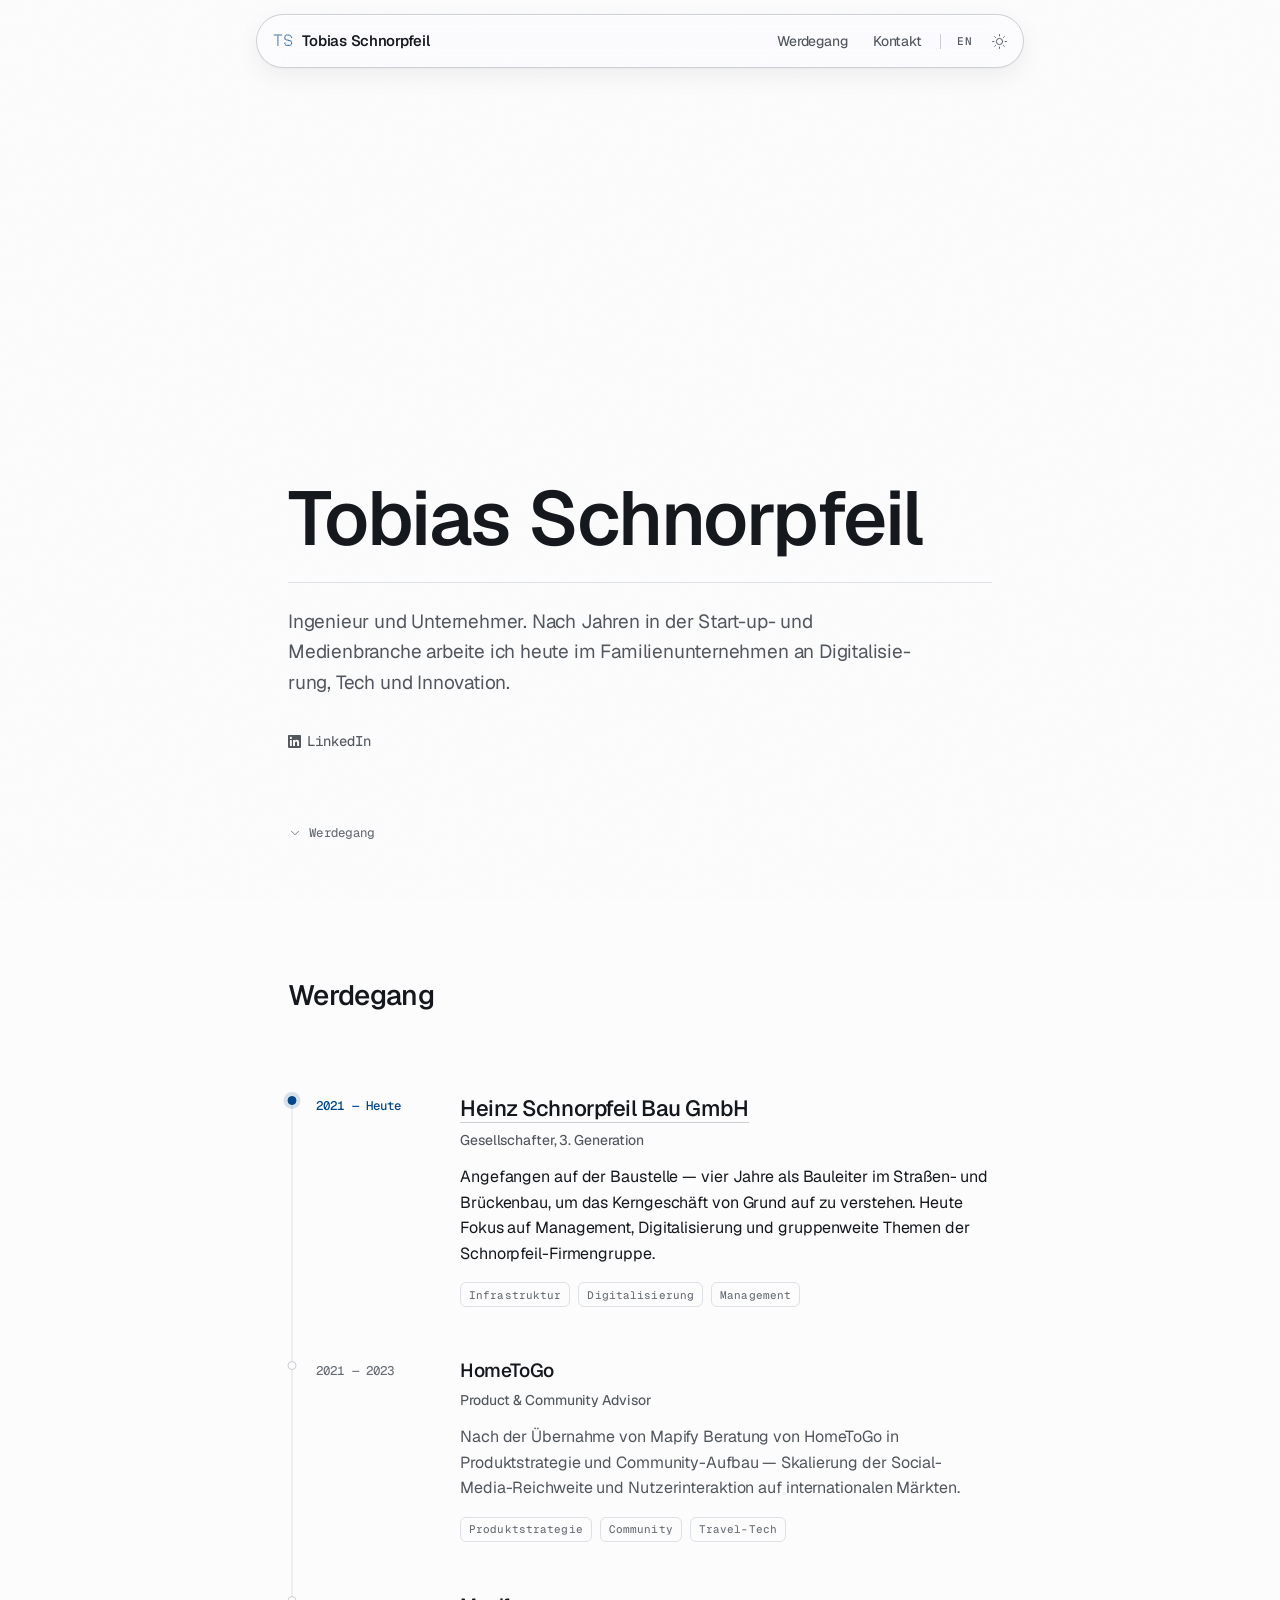
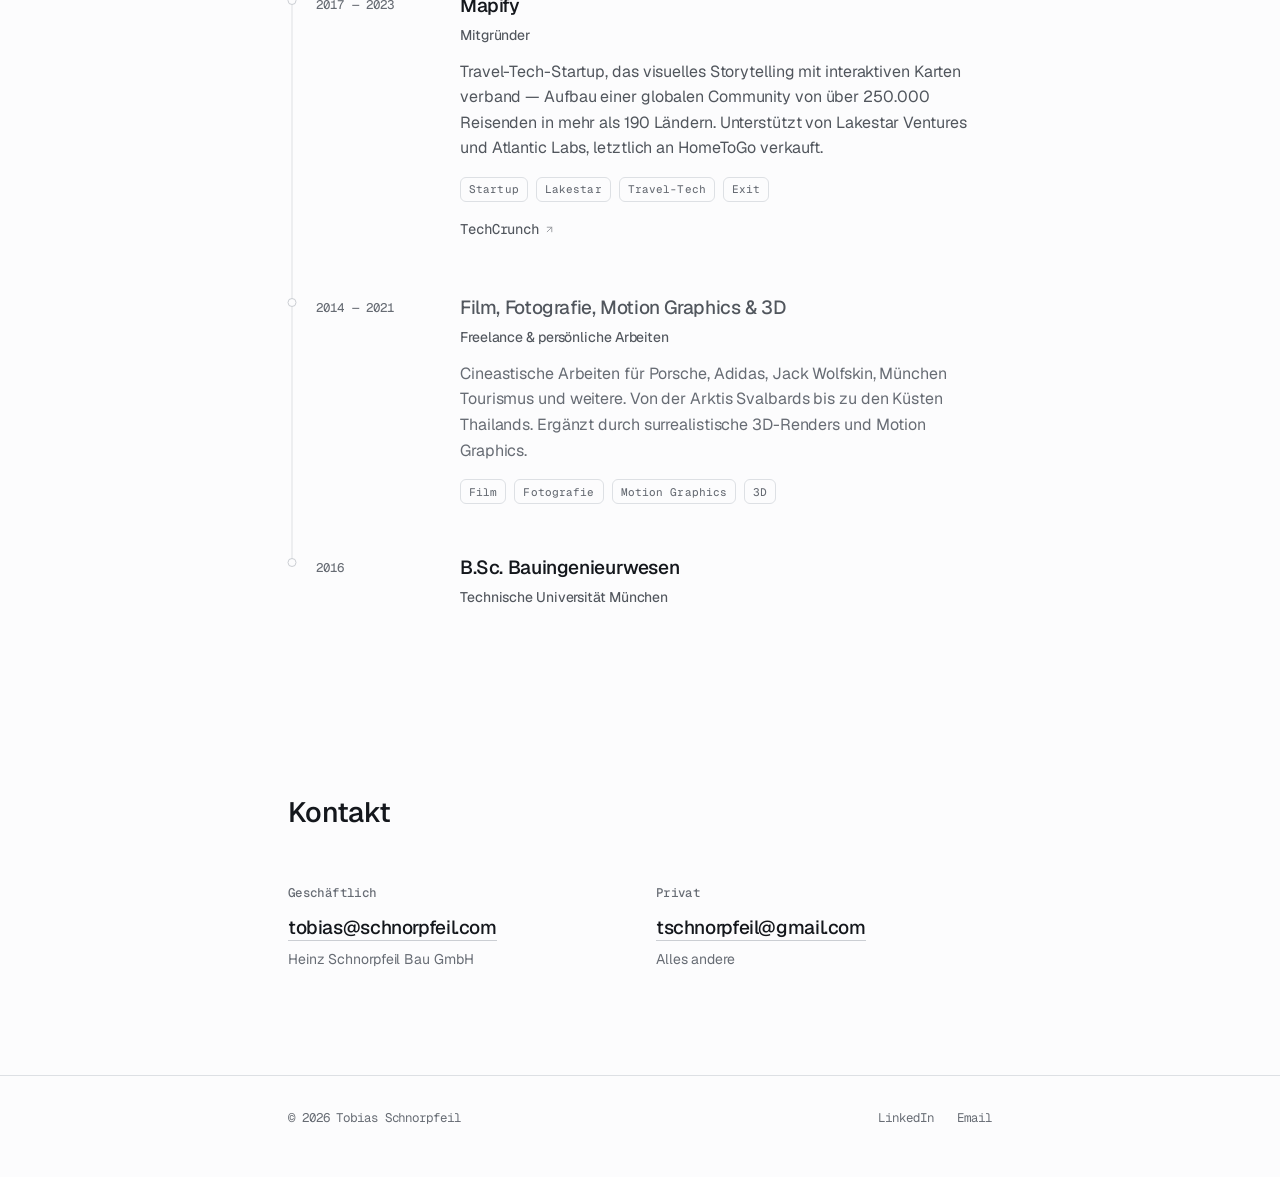
<file: de/index.html>
<!DOCTYPE html>
<html lang="de" data-theme="light">

<head>
    <meta charset="UTF-8">
    <meta name="viewport" content="width=device-width, initial-scale=1.0, viewport-fit=cover">
    <title>Tobias Schnorpfeil — Ingenieur & Unternehmer</title>
    <meta name="description" content="Tobias Schnorpfeil — Ingenieur & Unternehmer. Digitalisierung & Innovation bei Heinz Schnorpfeil Bau. Co-Founder Mapify (Exit an HomeToGo).">
    <link rel="alternate" type="text/plain" href="https://tschnorpfeil.com/llms.txt" title="LLM Context">
    <meta name="theme-color" content="#fcfcfd" media="(prefers-color-scheme: light)">
    <meta name="theme-color" content="#0c0e12" media="(prefers-color-scheme: dark)">
    <link rel="icon" type="image/svg+xml" href="/favicon.svg">
    <link rel="icon" type="image/png" sizes="32x32" href="/favicon.png">
    <link rel="apple-touch-icon" sizes="180x180" href="/apple-touch-icon.png">

    <!-- Preload the faces the hero entrance needs immediately -->
    <link rel="preload" href="/fonts/Geist-Variable.woff2" as="font" type="font/woff2" crossorigin>
    <link rel="preload" href="/fonts/GeistPixel-Grid.woff2" as="font" type="font/woff2" crossorigin>
    <link rel="preload" href="/fonts/GeistPixel-Square.woff2" as="font" type="font/woff2" crossorigin>
    <link rel="preload" href="/fonts/GeistPixel-Line.woff2" as="font" type="font/woff2" crossorigin>

    <!-- Set theme before first paint (no flash of light for dark-mode users) -->
    <script>
        (function () {
            try {
                var el = document.documentElement;
                var t = localStorage.getItem('theme') ||
                    (matchMedia('(prefers-color-scheme:dark)').matches ? 'dark' : 'light');
                el.setAttribute('data-theme', t);
                /* Arm the hero "resolve" entrance before paint (no flash), only
                   when motion is allowed. Failsafe drops the class after the
                   run so a stalled script can never leave the name hidden. */
                if (!matchMedia('(prefers-reduced-motion: reduce)').matches) {
                    el.classList.add('anim');
                    setTimeout(function () { el.classList.remove('anim'); }, 2600);
                }
            } catch (e) {}
        })();
    </script>

    <!-- SEO / GEO -->
    <link rel="canonical" href="https://tschnorpfeil.com/de/">
    <link rel="alternate" hreflang="en" href="https://tschnorpfeil.com/">
    <link rel="alternate" hreflang="de" href="https://tschnorpfeil.com/de/">
    <link rel="alternate" hreflang="x-default" href="https://tschnorpfeil.com/">
    <meta name="robots" content="index, follow">
    <meta name="author" content="Tobias Schnorpfeil">

    <!-- Open Graph -->
    <meta property="og:type" content="profile">
    <meta property="profile:first_name" content="Tobias">
    <meta property="profile:last_name" content="Schnorpfeil">
    <meta property="og:url" content="https://tschnorpfeil.com/de/">
    <meta property="og:site_name" content="Tobias Schnorpfeil">
    <meta property="og:title" content="Tobias Schnorpfeil — Ingenieur & Unternehmer">
    <meta property="og:description" content="Tobias Schnorpfeil — Ingenieur & Unternehmer. Digitalisierung & Innovation bei Heinz Schnorpfeil Bau. Co-Founder Mapify (Exit an HomeToGo).">
    <meta property="og:image" content="https://tschnorpfeil.com/og-image.png">
    <meta property="og:image:width" content="1200">
    <meta property="og:image:height" content="630">
    <meta property="og:image:alt" content="Tobias Schnorpfeil — Ingenieur & Unternehmer">
    <meta property="og:locale" content="de_DE">
    <meta property="og:locale:alternate" content="en_US">

    <!-- Twitter Card -->
    <meta name="twitter:card" content="summary_large_image">
    <meta name="twitter:title" content="Tobias Schnorpfeil — Ingenieur & Unternehmer">
    <meta name="twitter:description" content="Tobias Schnorpfeil — Ingenieur & Unternehmer. Digitalisierung & Innovation bei Heinz Schnorpfeil Bau. Co-Founder Mapify (Exit an HomeToGo).">
    <meta name="twitter:image" content="https://tschnorpfeil.com/og-image.png">
    <meta name="twitter:image:alt" content="Tobias Schnorpfeil — Ingenieur & Unternehmer">

    <!-- Schema.org JSON-LD (Generative Engine Optimization) -->
    <script type="application/ld+json">
    {
        "@context": "https://schema.org",
        "@graph": [
            {
                "@type": "Person",
                "@id": "https://tschnorpfeil.com/#person",
                "name": "Tobias Schnorpfeil",
                "url": "https://tschnorpfeil.com/",
                "image": "https://tschnorpfeil.com/og-image.png",
                "description": "Tobias Schnorpfeil — Ingenieur & Unternehmer. Digitalisierung & Innovation bei Heinz Schnorpfeil Bau. Co-Founder Mapify (Exit an HomeToGo).",
                "jobTitle": "Ingenieur & Unternehmer",
                "email": "mailto:tobias@schnorpfeil.com",
                "knowsLanguage": [
                    "en",
                    "de"
                ],
                "worksFor": {
                    "@type": "Organization",
                    "name": "Heinz Schnorpfeil Bau GmbH",
                    "url": "https://www.schnorpfeil.com",
                    "address": {
                        "@type": "PostalAddress",
                        "streetAddress": "Kastellauner Str. 51",
                        "addressLocality": "Treis-Karden",
                        "postalCode": "56253",
                        "addressRegion": "DE-RP",
                        "addressCountry": "DE"
                    }
                },
                "founder": [
                    {
                        "@type": "Organization",
                        "name": "Mapify",
                        "url": "https://techcrunch.com/2018/10/09/mapify/"
                    }
                ],
                "alumniOf": [
                    {
                        "@type": "EducationalOrganization",
                        "name": "Technical University of Munich",
                        "url": "https://www.tum.de",
                        "sameAs": "https://en.wikipedia.org/wiki/Technical_University_of_Munich"
                    }
                ],
                "sameAs": [
                    "https://www.linkedin.com/in/tobias-schnorpfeil-ab95178a/",
                    "https://github.com/tschnorpfeil"
                ],
                "subjectOf": [
                    {
                        "@type": "Article",
                        "url": "https://techcrunch.com/2018/10/09/mapify/"
                    }
                ],
                "knowsAbout": [
                    "Civil Engineering",
                    "Digitalization",
                    "Infrastructure",
                    "Entrepreneurship",
                    "Travel-Tech"
                ]
            },
            {
                "@type": "WebSite",
                "@id": "https://tschnorpfeil.com/#website",
                "url": "https://tschnorpfeil.com/",
                "name": "Tobias Schnorpfeil",
                "inLanguage": [
                    "en",
                    "de"
                ],
                "about": {
                    "@id": "https://tschnorpfeil.com/#person"
                }
            },
            {
                "@type": "ProfilePage",
                "@id": "https://tschnorpfeil.com/de/#profilepage",
                "url": "https://tschnorpfeil.com/de/",
                "name": "Tobias Schnorpfeil — Ingenieur & Unternehmer",
                "inLanguage": "de",
                "isPartOf": {
                    "@id": "https://tschnorpfeil.com/#website"
                },
                "about": {
                    "@id": "https://tschnorpfeil.com/#person"
                },
                "mainEntity": {
                    "@id": "https://tschnorpfeil.com/#person"
                },
                "dateCreated": "2026-02-16",
                "dateModified": "2026-08-17"
            }
        ]
    }
    </script>

    <style>
        /* Hallmark · genre: modern-minimal · macrostructure: Long Document · theme: custom "CI-Cobalt"
         * enrichment: none (typography-only) · nav: N5 floating pill · footer: Ft2 inline
         * anchor hue: cobalt oklch(40.1% 0.128 254) (#00478A) · display: Geist · outlier: Geist Mono
         * pre-emit critique: P5 H5 E5 S5 R5 V4
         */

        /* ------------------------------------------
           Self-hosted Geist (GDPR compliant, no runtime CDN)
           ------------------------------------------ */
        @font-face {
            font-family: 'Geist';
            src: url('/fonts/Geist-Variable.woff2') format('woff2');
            font-weight: 100 900;
            font-style: normal;
            font-display: swap;
        }

        @font-face {
            font-family: 'Geist Mono';
            src: url('/fonts/GeistMono-Variable.woff2') format('woff2');
            font-weight: 100 900;
            font-style: normal;
            font-display: swap;
        }

        /* Geist Pixel — the wordmark monogram + the hero "resolve" entrance.
           Three forms (Grid/Square/Line) the name iterates through before it
           snaps into Geist Sans. */
        @font-face {
            font-family: 'Geist Pixel Grid';
            src: url('/fonts/GeistPixel-Grid.woff2') format('woff2');
            font-weight: 400;
            font-style: normal;
            font-display: swap;
        }

        @font-face {
            font-family: 'Geist Pixel Square';
            src: url('/fonts/GeistPixel-Square.woff2') format('woff2');
            font-weight: 400;
            font-style: normal;
            font-display: swap;
        }

        @font-face {
            font-family: 'Geist Pixel Line';
            src: url('/fonts/GeistPixel-Line.woff2') format('woff2');
            font-weight: 400;
            font-style: normal;
            font-display: swap;
        }

        /* ------------------------------------------
           Design tokens (OKLCH, referenced by name)
           ------------------------------------------ */
        :root {
            --font-display: 'Geist', ui-sans-serif, system-ui, -apple-system, 'Segoe UI', sans-serif;
            --font-body: 'Geist', ui-sans-serif, system-ui, -apple-system, 'Segoe UI', sans-serif;
            --font-mono: 'Geist Mono', ui-monospace, 'SF Mono', 'Menlo', monospace;
            --font-pixel: 'Geist Pixel Grid', var(--font-mono);

            /* Type scale — major third (1.25), 16px base */
            --text-xs: 0.78rem;
            --text-sm: 0.875rem;
            --text-base: 1rem;
            --text-md: 1.1875rem;
            --text-lg: 1.375rem;
            --text-xl: 1.75rem;
            --text-display: clamp(2.75rem, 6vw + 0.4rem, 4.75rem);

            /* 4-pt spacing scale */
            --space-2xs: 0.5rem;
            --space-xs: 0.75rem;
            --space-sm: 1rem;
            --space-md: 1.5rem;
            --space-lg: 2rem;
            --space-xl: 3rem;
            --space-2xl: 4.5rem;

            /* Reading measure */
            --measure: 40rem;
            --measure-wide: 48rem;

            --radius-pill: 100px;
            --radius-tight: 6px;

            --ease-out: cubic-bezier(0.16, 1, 0.3, 1);
            --ease-in: cubic-bezier(0.7, 0, 0.84, 0);
            --dur-micro: 120ms;
            --dur-short: 220ms;
            --dur-long: 420ms;
        }

        /* Light — cool engineered near-white */
        [data-theme="light"] {
            --paper: oklch(99.1% 0.001 286);
            --paper-2: oklch(97.2% 0.003 260);
            --ink: oklch(20.4% 0.011 261);
            --ink-2: oklch(45% 0.014 260);
            --ink-3: oklch(53% 0.013 260);
            --rule: oklch(90.5% 0.006 260);
            --rule-2: oklch(85% 0.008 260);
            --accent: oklch(40.1% 0.128 254);
            --accent-bright: oklch(52% 0.17 256);
            --accent-ink: oklch(99% 0.001 286);
            --focus: oklch(52% 0.17 256);
            --grid-line: oklch(52% 0.17 256 / 0.05);
            --glass-bg: oklch(99.1% 0.001 286 / 0.55);
            --glass-bg-strong: oklch(99.1% 0.001 286 / 0.82);
            --glass-border: oklch(80% 0.01 260 / 0.7);
            --glass-hi: oklch(100% 0 0 / 0.6);
            --glass-shadow: 0 1px 2px oklch(0% 0 0 / 0.04), 0 8px 24px oklch(0% 0 0 / 0.06);
            --glass-shadow-strong: 0 1px 2px oklch(0% 0 0 / 0.05), 0 12px 32px oklch(0% 0 0 / 0.09);
            --grain-opacity: 0.022;
        }

        /* Dark — cool near-black, brightened accent for legibility */
        [data-theme="dark"] {
            --paper: oklch(16.5% 0.008 262);
            --paper-2: oklch(20.5% 0.01 262);
            --ink: oklch(96% 0.003 286);
            --ink-2: oklch(72% 0.012 260);
            --ink-3: oklch(60% 0.012 260);
            --rule: oklch(27% 0.012 262);
            --rule-2: oklch(33% 0.014 262);
            --accent: oklch(70% 0.15 254);
            --accent-bright: oklch(74% 0.155 256);
            --accent-ink: oklch(16.5% 0.008 262);
            --focus: oklch(74% 0.155 256);
            --grid-line: oklch(74% 0.155 256 / 0.07);
            --glass-bg: oklch(20% 0.01 262 / 0.5);
            --glass-bg-strong: oklch(18% 0.01 262 / 0.72);
            --glass-border: oklch(45% 0.02 262 / 0.5);
            --glass-hi: oklch(100% 0 0 / 0.1);
            --glass-shadow: 0 1px 2px oklch(0% 0 0 / 0.22), 0 10px 30px oklch(0% 0 0 / 0.38);
            --glass-shadow-strong: 0 1px 2px oklch(0% 0 0 / 0.28), 0 14px 36px oklch(0% 0 0 / 0.48);
            --grain-opacity: 0.03;
        }

        /* ------------------------------------------
           Reset & base
           ------------------------------------------ */
        *,
        *::before,
        *::after {
            margin: 0;
            padding: 0;
            box-sizing: border-box;
        }

        html {
            scroll-behavior: smooth;
            scroll-padding-top: calc(84px + env(safe-area-inset-top, 0px));
            -webkit-font-smoothing: antialiased;
            -moz-osx-font-smoothing: grayscale;
            overflow-x: clip;
            /* Vertical scrolling only — no pinch-zoom, no horizontal pan.
               Backs up the viewport meta on iOS Safari, which ignores
               user-scalable=no. */
            touch-action: pan-y;
        }

        body {
            font-family: var(--font-body);
            background: var(--paper);
            color: var(--ink);
            font-size: var(--text-base);
            font-weight: 400;
            line-height: 1.65;
            letter-spacing: -0.006em;
            overflow-x: clip;
            transition: background var(--dur-long) var(--ease-out), color var(--dur-short) var(--ease-out);
        }

        /* Grain overlay (GDPR-safe inline data-uri) */
        body::after {
            content: '';
            position: fixed;
            inset: 0;
            pointer-events: none;
            z-index: 60;
            opacity: var(--grain-opacity);
            background-image: url("data:image/svg+xml,%3Csvg viewBox='0 0 256 256' xmlns='http://www.w3.org/2000/svg'%3E%3Cfilter id='noise'%3E%3CfeTurbulence type='fractalNoise' baseFrequency='0.9' numOctaves='4' stitchTiles='stitch'/%3E%3C/filter%3E%3Crect width='100%25' height='100%25' filter='url(%23noise)'/%3E%3C/svg%3E");
            background-repeat: repeat;
            background-size: 256px 256px;
        }

        ::selection {
            background: var(--accent);
            color: var(--accent-ink);
        }

        a {
            color: inherit;
            text-decoration: none;
        }

        :focus-visible {
            outline: 2px solid var(--focus);
            outline-offset: 3px;
            border-radius: 3px;
        }

        /* Skip-link / in-page nav move focus to their target section for
           screen-reader users. Those targets get tabindex="-1" from JS — they
           are landmarks, not controls, so suppress the ring (it would otherwise
           flash a stray accent line across a full-width section). Real controls
           keep their :focus-visible ring. */
        [tabindex="-1"]:focus { outline: none; }

        /* ------------------------------------------
           Layout
           ------------------------------------------ */
        .wrap {
            width: 100%;
            max-width: var(--measure-wide);
            margin: 0 auto;
            padding: 0 var(--space-lg);
        }

        /* ------------------------------------------
           Nav — N5 floating pill
           ------------------------------------------ */
        /* Technical glass pill — translucent surface + light blur, hairline
           border, one crisp specular top edge. Present over the hero (anchored)
           and densifies on scroll. translateX establishes a compositing layer,
           which keeps the backdrop-filter stable on iOS Safari. */
        .nav {
            position: fixed;
            top: calc(env(safe-area-inset-top, 0px) + 0.9rem);
            left: 50%;
            transform: translateX(-50%);
            z-index: 100;
            width: min(calc(100% - 1.5rem), 48rem);
            display: flex;
            justify-content: space-between;
            align-items: center;
            gap: var(--space-sm);
            padding: 0.5rem 0.5rem 0.5rem 1rem;
            border: 0.5px solid var(--glass-border);
            border-radius: var(--radius-pill);
            background: var(--glass-bg);
            box-shadow: inset 0 1px 0 var(--glass-hi), var(--glass-shadow);
            -webkit-backdrop-filter: saturate(160%) blur(14px);
            backdrop-filter: saturate(160%) blur(14px);
            transition: background var(--dur-short) var(--ease-out),
                border-color var(--dur-short) var(--ease-out),
                box-shadow var(--dur-short) var(--ease-out);
        }

        .nav.scrolled {
            background: var(--glass-bg-strong);
            box-shadow: inset 0 1px 0 var(--glass-hi), var(--glass-shadow-strong);
        }

        /* Safari (incl. iOS) that can't composite backdrop-filter falls back to
           the denser opaque surface so text never sits on a see-through pill. */
        @supports not ((-webkit-backdrop-filter: blur(1px)) or (backdrop-filter: blur(1px))) {
            .nav { background: var(--glass-bg-strong); }
        }

        .nav-name {
            display: inline-flex;
            align-items: center;
            gap: 0.5rem;
            font-family: var(--font-display);
            font-size: 0.9375rem;
            font-weight: 550;
            letter-spacing: -0.02em;
            color: var(--ink);
            white-space: nowrap;
        }

        /* The single Geist Pixel Grid moment — the brand monogram */
        .monogram {
            font-family: var(--font-pixel);
            font-size: 1rem;
            line-height: 1;
            color: var(--accent);
            letter-spacing: 0.02em;
        }

        [data-theme="dark"] .monogram {
            color: var(--accent-bright);
        }

        .nav-right {
            display: flex;
            align-items: center;
            gap: 0.15rem;
        }

        .nav-link {
            font-size: var(--text-sm);
            font-weight: 450;
            color: var(--ink-2);
            padding: 0.4rem 0.7rem;
            border-radius: var(--radius-tight);
            white-space: nowrap;
            transition: color var(--dur-micro) var(--ease-out), background var(--dur-micro) var(--ease-out);
        }

        .nav-link:hover {
            color: var(--ink);
            background: var(--paper-2);
        }

        .nav-sep {
            width: 1px;
            height: 15px;
            background: var(--rule-2);
            margin: 0 0.3rem;
        }

        .btn-icon {
            min-width: 32px;
            height: 32px;
            border: none;
            border-radius: var(--radius-tight);
            background: transparent;
            color: var(--ink-2);
            cursor: pointer;
            display: inline-flex;
            align-items: center;
            justify-content: center;
            transition: color var(--dur-micro) var(--ease-out), background var(--dur-micro) var(--ease-out);
            font-family: var(--font-mono);
            font-size: 0.6875rem;
            font-weight: 500;
            letter-spacing: 0.03em;
        }

        .btn-icon:hover {
            color: var(--ink);
            background: var(--paper-2);
        }

        .btn-lang {
            padding: 0 0.5rem;
            text-transform: uppercase;
        }

        /* ------------------------------------------
           Hero / document masthead
           ------------------------------------------ */
        .hero {
            min-height: 100svh;
            display: flex;
            align-items: flex-end;
            padding-top: calc(96px + env(safe-area-inset-top, 0px));
            padding-bottom: 16svh;
            position: relative;
        }

        /* Blueprint grid — the one "unique touch", confined to the masthead,
           faded out radially so it never reads as a full-page background */
        .hero::before {
            content: '';
            position: absolute;
            inset: 0;
            pointer-events: none;
            z-index: 0;
            background-image:
                linear-gradient(to right, var(--grid-line) 0.5px, transparent 0.5px),
                linear-gradient(to bottom, var(--grid-line) 0.5px, transparent 0.5px);
            background-size: 2.25rem 2.25rem;
            -webkit-mask-image: radial-gradient(120% 80% at 15% 90%, #000 0%, transparent 68%);
            mask-image: radial-gradient(120% 80% at 15% 90%, #000 0%, transparent 68%);
        }

        .hero-inner {
            position: relative;
            z-index: 1;
            width: 100%;
        }

        .hero h1 {
            font-family: var(--font-display);
            font-size: var(--text-display);
            font-weight: 560;
            letter-spacing: -0.02em;
            line-height: 1.02;
            margin-bottom: var(--space-md);
        }

        .hero-word { display: inline; white-space: nowrap; }

        .hero-char { font-weight: inherit; }

        /* "Resolve" entrance: the name plots onto the grid as pixel ghosts,
           iterates through Geist Pixel forms, then snaps into Geist Sans.
           Active only under html.anim (JS + motion allowed). The DEFAULT state
           below is the final resolved name — so no-JS and reduced-motion users
           get it instantly, with no animation. */
        .anim .hero-char { opacity: 0; }
        .anim .hero-char.is-plotted { opacity: 1; }
        .anim .hero-char {
            transition: color 110ms linear, transform 200ms var(--ease-out);
        }
        .hero-char.is-ghost { color: var(--accent); }
        [data-theme="dark"] .hero-char.is-ghost { color: var(--accent-bright); }

        .hero-rule {
            height: 1px;
            background: var(--rule);
            transform-origin: left center;
            margin-bottom: var(--space-md);
        }
        .anim .hero-rule { opacity: 0; animation: drawRule 0.8s var(--ease-out) 1.15s forwards; }

        .hero-desc {
            max-width: var(--measure);
            font-size: var(--text-md);
            line-height: 1.6;
            color: var(--ink-2);
            font-weight: 400;
            letter-spacing: -0.01em;
            margin-bottom: var(--space-lg);
        }
        .anim .hero-desc { opacity: 0; animation: up 0.7s var(--ease-out) 1.3s forwards; }

        .hero-social {
            display: flex;
            gap: var(--space-md);
            flex-wrap: wrap;
        }
        .anim .hero-social { opacity: 0; animation: up 0.7s var(--ease-out) 1.42s forwards; }

        .social-link {
            display: inline-flex;
            align-items: center;
            gap: 0.4rem;
            font-family: var(--font-mono);
            font-size: var(--text-sm);
            font-weight: 450;
            color: var(--ink-2);
            padding-bottom: 2px;
            border-bottom: 1px solid transparent;
            transition: color var(--dur-micro) var(--ease-out), border-color var(--dur-micro) var(--ease-out);
        }

        .social-link:hover {
            color: var(--ink);
            border-bottom-color: var(--accent-bright);
        }

        .social-link svg {
            width: 13px;
            height: 13px;
        }

        /* Scroll cue — left-aligned, fades in last, static after (no loop) */
        .hero-scroll-wrap {
            position: absolute;
            left: 0;
            right: 0;
            bottom: 5svh;
            z-index: 1;
            pointer-events: none;
        }

        .hero-scroll {
            display: inline-flex;
            align-items: center;
            gap: 0.45rem;
            min-height: 44px;
            padding: 0 0.5rem;
            margin-left: -0.5rem;
            pointer-events: auto;
            font-family: var(--font-mono);
            font-size: var(--text-xs);
            font-weight: 450;
            letter-spacing: 0.02em;
            color: var(--ink-3);
            transition: color var(--dur-micro) var(--ease-out);
        }
        .anim .hero-scroll { opacity: 0; animation: up 0.8s var(--ease-out) 1.55s forwards; }

        .hero-scroll:hover { color: var(--ink); }

        .hero-scroll svg {
            width: 14px;
            height: 14px;
            transition: transform var(--dur-micro) var(--ease-out);
        }

        .hero-scroll:hover svg { transform: translateY(2px); }

        /* ------------------------------------------
           Document sections
           ------------------------------------------ */
        section {
            padding: var(--space-2xl) 0;
        }

        .section-head {
            margin-bottom: var(--space-xl);
        }

        .section-title {
            font-family: var(--font-display);
            font-size: var(--text-xl);
            font-weight: 540;
            letter-spacing: -0.025em;
            color: var(--ink);
        }

        /* Section-title "resolve" echo — a quieter version of the hero entrance,
           run once on first scroll-in. JS wraps the visible chars, animates,
           then restores plain text. Not gated by .anim (it's harmless static
           markup otherwise); the JS itself respects reduced-motion. */
        .rchar {
            display: inline-block;
            text-align: center;
            transition: color 110ms linear, transform 180ms var(--ease-out);
        }
        .rchar.is-ghost { color: var(--accent); }
        [data-theme="dark"] .rchar.is-ghost { color: var(--accent-bright); }

        /* ------------------------------------------
           Journey — document entries
           ------------------------------------------ */
        .journey {
            position: relative;
            padding-left: 1.75rem;
        }

        .entry {
            position: relative;
            display: grid;
            grid-template-columns: 7rem 1fr;
            gap: var(--space-lg);
            padding: var(--space-md) 0;
        }

        /* Timeline connector — runs node-to-node, auto-length */
        .entry:not(:last-child)::before {
            content: '';
            position: absolute;
            left: calc(4px - 1.75rem);
            top: calc(var(--space-md) + 0.7rem - 1px);
            height: 100%;
            width: 1px;
            background: var(--rule);
            transform: translateX(-50%);
        }

        /* Timeline node — vertically centred on the year's first line */
        .entry::after {
            content: '';
            position: absolute;
            left: calc(4px - 1.75rem);
            top: calc(var(--space-md) + 0.7rem - 5px);
            width: 9px;
            height: 9px;
            border-radius: 50%;
            background: var(--paper);
            border: 1.5px solid var(--rule-2);
            transform: translateX(-50%);
        }

        .entry--now::after {
            background: var(--accent);
            border-color: var(--accent);
            box-shadow: 0 0 0 4px color-mix(in oklch, var(--accent) 15%, transparent);
        }

        [data-theme="dark"] .entry--now::after {
            background: var(--accent-bright);
            border-color: var(--accent-bright);
            box-shadow: 0 0 0 4px color-mix(in oklch, var(--accent-bright) 20%, transparent);
        }

        .entry-time {
            font-family: var(--font-mono);
            font-size: var(--text-xs);
            font-weight: 450;
            color: var(--ink-3);
            letter-spacing: 0.01em;
            font-variant-numeric: tabular-nums;
            padding-top: 0.35rem;
        }

        .entry--now .entry-time {
            color: var(--accent);
            font-weight: 500;
        }

        [data-theme="dark"] .entry--now .entry-time { color: var(--accent-bright); }

        .entry-title {
            font-family: var(--font-display);
            font-size: var(--text-md);
            font-weight: 530;
            letter-spacing: -0.02em;
            margin-bottom: 0.15rem;
            color: var(--ink);
        }

        /* Current role leads the document */
        .entry--now .entry-title { font-size: var(--text-lg); }
        .entry--now .entry-desc { color: var(--ink); }

        /* Old media recedes */
        .entry--muted .entry-title { font-weight: 480; color: var(--ink-2); }
        .entry--muted .entry-desc { color: var(--ink-3); }

        .entry-title a {
            border-bottom: 1px solid var(--rule-2);
            transition: border-color var(--dur-micro) var(--ease-out), color var(--dur-micro) var(--ease-out);
        }

        .entry-title a:hover {
            color: var(--accent);
            border-bottom-color: var(--accent-bright);
        }

        [data-theme="dark"] .entry-title a:hover {
            color: var(--accent-bright);
        }

        .entry-sub {
            font-size: var(--text-sm);
            font-weight: 450;
            color: var(--ink-2);
            margin-bottom: var(--space-xs);
        }

        .entry-desc {
            font-size: var(--text-base);
            font-weight: 400;
            line-height: 1.6;
            color: var(--ink-2);
            max-width: 34rem;
        }

        .tags {
            display: flex;
            gap: var(--space-2xs);
            flex-wrap: wrap;
            margin-top: var(--space-sm);
        }

        .tag {
            font-family: var(--font-mono);
            font-size: 0.6875rem;
            font-weight: 450;
            letter-spacing: 0.01em;
            padding: 0.15rem 0.5rem;
            border-radius: var(--radius-tight);
            border: 0.5px solid var(--rule);
            color: var(--ink-3);
        }

        .entry-links {
            display: flex;
            gap: var(--space-md);
            flex-wrap: wrap;
            margin-top: var(--space-sm);
        }

        .entry-link {
            display: inline-flex;
            align-items: center;
            gap: 0.3rem;
            font-family: var(--font-mono);
            font-size: var(--text-sm);
            font-weight: 450;
            color: var(--ink-2);
            padding-bottom: 2px;
            border-bottom: 1px solid transparent;
            transition: color var(--dur-micro) var(--ease-out), border-color var(--dur-micro) var(--ease-out);
        }

        .entry-link:hover {
            color: var(--ink);
            border-bottom-color: var(--accent-bright);
        }

        .entry-link svg {
            width: 11px;
            height: 11px;
            opacity: 0.6;
            transition: transform var(--dur-micro) var(--ease-out), opacity var(--dur-micro) var(--ease-out);
        }

        .entry-link:hover svg {
            transform: translate(2px, -2px);
            opacity: 1;
        }

        /* ------------------------------------------
           Contact
           ------------------------------------------ */
        .contact-grid {
            display: grid;
            grid-template-columns: 1fr 1fr;
            gap: var(--space-lg);
        }

        .contact-label {
            font-family: var(--font-mono);
            font-size: var(--text-xs);
            font-weight: 500;
            letter-spacing: 0.03em;
            color: var(--ink-3);
            margin-bottom: var(--space-2xs);
        }

        .contact-email {
            font-family: var(--font-display);
            font-size: var(--text-md);
            font-weight: 500;
            letter-spacing: -0.02em;
            color: var(--ink);
            border-bottom: 1px solid var(--rule-2);
            transition: color var(--dur-micro) var(--ease-out), border-color var(--dur-micro) var(--ease-out);
        }

        .contact-email:hover {
            color: var(--accent);
            border-bottom-color: var(--accent-bright);
        }

        [data-theme="dark"] .contact-email:hover { color: var(--accent-bright); }

        .contact-note {
            font-size: var(--text-sm);
            color: var(--ink-3);
            margin-top: 0.3rem;
            font-weight: 400;
        }

        /* ------------------------------------------
           Footer — Ft2 inline single line
           ------------------------------------------ */
        .footer {
            padding: var(--space-lg) 0 var(--space-xl);
            border-top: 0.5px solid var(--rule);
            margin-top: var(--space-lg);
        }

        .footer-inner {
            display: flex;
            justify-content: space-between;
            align-items: center;
            gap: var(--space-md);
            flex-wrap: wrap;
            font-family: var(--font-mono);
            font-size: var(--text-xs);
            color: var(--ink-3);
        }

        .footer-links {
            display: flex;
            gap: var(--space-md);
            flex-wrap: wrap;
        }

        .footer-links a {
            color: var(--ink-3);
            transition: color var(--dur-micro) var(--ease-out);
        }

        .footer-links a:hover { color: var(--ink); }

        /* ------------------------------------------
           Load-only hero orchestration (Long Document: no scroll reveals)
           ------------------------------------------ */
        @keyframes up {
            from { opacity: 0; transform: translateY(10px); }
            to { opacity: 1; transform: translateY(0); }
        }

        @keyframes drawRule {
            from { opacity: 0; transform: scaleX(0); }
            to { opacity: 1; transform: scaleX(1); }
        }

        @media (prefers-reduced-motion: reduce) {
            html { scroll-behavior: auto; }

            .hero-char, .hero-rule, .hero-desc, .hero-social, .hero-scroll {
                opacity: 1 !important;
                transform: none !important;
                animation: none !important;
            }

            *, *::before, *::after {
                animation-duration: 150ms !important;
                transition-duration: 150ms !important;
            }
        }

        @media (prefers-reduced-data: reduce) {
            body::after { display: none; }
            .hero::before { display: none; }
        }

        .skip-link {
            position: absolute;
            top: 0.5rem;
            left: 50%;
            z-index: 200;
            transform: translate(-50%, -160%);
            padding: 0.5rem 1rem;
            background: var(--ink);
            color: var(--paper);
            border-radius: var(--radius-tight);
            font-size: var(--text-sm);
            font-weight: 500;
            transition: transform var(--dur-short) var(--ease-out);
        }

        .skip-link:focus {
            transform: translate(-50%, 0);
            outline: none;
        }

        /* Short viewports (landscape phones): the cue would crowd the fold */
        @media (max-height: 620px) {
            .hero-scroll-wrap { display: none; }
        }

        /* ------------------------------------------
           Responsive
           ------------------------------------------ */
        @media (max-width: 720px) {
            .wrap { padding: 0 var(--space-md); }

            .nav {
                /* align the pill's edges with the content gutter (.wrap padding) */
                width: calc(100% - 3rem);
                padding: 0.4rem 0.4rem 0.4rem 0.85rem;
            }

            .nav-link, .nav-sep { display: none; }

            section { padding: var(--space-xl) 0; }

            .hero { padding-bottom: 12svh; }

            .entry {
                grid-template-columns: 1fr;
                gap: var(--space-2xs);
                padding-left: 1.25rem;
            }

            .entry-time { padding-top: 0; }

            .entry::after,
            .entry:not(:last-child)::before { left: 3px; }

            .entry::after { top: calc(var(--space-md) + 0.15rem); }

            .entry:not(:last-child)::before { top: calc(var(--space-md) + 0.15rem + 4px); }

            .contact-grid { grid-template-columns: 1fr; }
        }
    </style>
    <noscript>
        <style>
            .hero-char, .hero-rule, .hero-desc, .hero-social, .hero-scroll {
                opacity: 1 !important;
                transform: none !important;
                animation: none !important;
            }
        </style>
    </noscript>
</head>

<body>

    <a href="#main" class="skip-link">Zum Inhalt springen</a>

    <!-- NAV — N5 floating pill -->
    <nav class="nav">
        <a href="#main" class="nav-name"><span class="monogram" aria-hidden="true">TS</span> Tobias Schnorpfeil</a>
        <div class="nav-right">
            <a href="#journey" class="nav-link">Werdegang</a>
            <a href="#contact" class="nav-link">Kontakt</a>
            <div class="nav-sep"></div>
            <a href="/" class="btn-icon btn-lang" hreflang="en" lang="en" aria-label="Auf Englisch wechseln">EN</a>
            <button type="button" class="btn-icon" onclick="toggleTheme()" aria-label="Farbschema umschalten">
                <svg data-icon="sun" width="15" height="15" viewBox="0 0 24 24" fill="none" stroke="currentColor" stroke-width="1.5" stroke-linecap="round" aria-hidden="true">
                    <circle cx="12" cy="12" r="5" />
                    <line x1="12" y1="1" x2="12" y2="3" /><line x1="12" y1="21" x2="12" y2="23" />
                    <line x1="4.22" y1="4.22" x2="5.64" y2="5.64" /><line x1="18.36" y1="18.36" x2="19.78" y2="19.78" />
                    <line x1="1" y1="12" x2="3" y2="12" /><line x1="21" y1="12" x2="23" y2="12" />
                    <line x1="4.22" y1="19.78" x2="5.64" y2="18.36" /><line x1="18.36" y1="5.64" x2="19.78" y2="4.22" />
                </svg>
                <svg data-icon="moon" width="15" height="15" viewBox="0 0 24 24" fill="none" stroke="currentColor" stroke-width="1.5" stroke-linecap="round" aria-hidden="true" style="display:none">
                    <path d="M21 12.79A9 9 0 1 1 11.21 3 7 7 0 0 0 21 12.79z" />
                </svg>
            </button>
        </div>
    </nav>

    <!-- HERO / masthead -->
    <main id="main">
    <section class="hero" tabindex="-1">
        <div class="wrap">
            <div class="hero-inner">
                <h1 class="hero-title">
                    <span class="hero-word"><span class="hero-char">T</span><span class="hero-char">o</span><span class="hero-char">b</span><span class="hero-char">i</span><span class="hero-char">a</span><span class="hero-char">s</span></span> <span class="hero-word"><span class="hero-char">S</span><span class="hero-char">c</span><span class="hero-char">h</span><span class="hero-char">n</span><span class="hero-char">o</span><span class="hero-char">r</span><span class="hero-char">p</span><span class="hero-char">f</span><span class="hero-char">e</span><span class="hero-char">i</span><span class="hero-char">l</span></span>
                </h1>
                <div class="hero-rule" aria-hidden="true"></div>
                <p class="hero-desc">
                    Ingenieur und Unternehmer. Nach Jahren in der Start-up- und Medienbranche arbeite ich heute im Fa&shy;mi&shy;li&shy;en&shy;un&shy;ter&shy;neh&shy;men an Di&shy;gi&shy;ta&shy;li&shy;sie&shy;rung, Tech und Innovation.
                </p>
                <div class="hero-social">
                    <a href="https://www.linkedin.com/in/tobias-schnorpfeil-ab95178a/" target="_blank" rel="me noopener" class="social-link">
                        <svg viewBox="0 0 24 24" fill="currentColor" aria-hidden="true"><path d="M20.447 20.452h-3.554v-5.569c0-1.328-.027-3.037-1.852-3.037-1.853 0-2.136 1.445-2.136 2.939v5.667H9.351V9h3.414v1.561h.046c.477-.9 1.637-1.85 3.37-1.85 3.601 0 4.267 2.37 4.267 5.455v6.286zM5.337 7.433c-1.144 0-2.063-.926-2.063-2.065 0-1.138.92-2.063 2.063-2.063 1.14 0 2.064.925 2.064 2.063 0 1.139-.925 2.065-2.064 2.065zm1.782 13.019H3.555V9h3.564v11.452zM22.225 0H1.771C.792 0 0 .774 0 1.729v20.542C0 23.227.792 24 1.771 24h20.451C23.2 24 24 23.227 24 22.271V1.729C24 .774 23.2 0 22.222 0h.003z" /></svg>
                        LinkedIn
                    </a>
                </div>
            </div>
        </div>
        <div class="wrap hero-scroll-wrap">
            <a href="#journey" class="hero-scroll">
                <svg viewBox="0 0 24 24" fill="none" stroke="currentColor" stroke-width="1.5" stroke-linecap="round" stroke-linejoin="round" aria-hidden="true"><polyline points="6 9 12 15 18 9" /></svg>
                Werdegang
            </a>
        </div>
    </section>

    <!-- JOURNEY -->
    <section id="journey" tabindex="-1">
        <div class="wrap">
            <div class="section-head">
                <h2 class="section-title">Werdegang</h2>
            </div>
            <div class="journey">

                <div class="entry entry--now">
                    <span class="entry-time">2021 — Heute</span>
                    <div>
                        <p class="entry-title"><a href="https://www.schnorpfeil.com" target="_blank" rel="noopener">Heinz Schnorpfeil Bau GmbH</a></p>
                        <p class="entry-sub">Gesellschafter, 3. Generation</p>
                        <p class="entry-desc">
                            Angefangen auf der Baustelle — vier Jahre als Bauleiter im Straßen- und Brückenbau, um das Kerngeschäft von Grund auf zu verstehen. Heute Fokus auf Management, Di&shy;gi&shy;ta&shy;li&shy;sie&shy;rung und gruppenweite Themen der Schnorpfeil-Firmengruppe.
                        </p>
                        <div class="tags">
                            <span class="tag">Infrastruktur</span>
                            <span class="tag">Di&shy;gi&shy;ta&shy;li&shy;sie&shy;rung</span>
                            <span class="tag">Management</span>
                        </div>
                    </div>
                </div>

                <div class="entry">
                    <span class="entry-time">2021 — 2023</span>
                    <div>
                        <p class="entry-title">HomeToGo</p>
                        <p class="entry-sub">Product &amp; Community Advisor</p>
                        <p class="entry-desc">
                            Nach der Übernahme von Mapify Beratung von HomeToGo in Produktstrategie und Community-Aufbau — Skalierung der Social-Media-Reichweite und Nutzerinteraktion auf internationalen Märkten.
                        </p>
                        <div class="tags">
                            <span class="tag">Produktstrategie</span>
                            <span class="tag">Community</span>
                            <span class="tag">Travel-Tech</span>
                        </div>
                    </div>
                </div>

                <div class="entry">
                    <span class="entry-time">2017 — 2023</span>
                    <div>
                        <p class="entry-title">Mapify</p>
                        <p class="entry-sub">Mitgründer</p>
                        <p class="entry-desc">
                            Travel-Tech-Startup, das visuelles Storytelling mit interaktiven Karten verband — Aufbau einer globalen Community von über 250.000 Reisenden in mehr als 190 Ländern. Unterstützt von Lakestar Ventures und Atlantic Labs, letztlich an HomeToGo verkauft.
                        </p>
                        <div class="tags">
                            <span class="tag">Startup</span>
                            <span class="tag">Lakestar</span>
                            <span class="tag">Travel-Tech</span>
                            <span class="tag">Exit</span>
                        </div>
                        <div class="entry-links">
                            <a href="https://techcrunch.com/2018/10/09/mapify/" target="_blank" rel="noopener" class="entry-link">TechCrunch <svg viewBox="0 0 24 24" fill="none" stroke="currentColor" stroke-width="2" stroke-linecap="round" aria-hidden="true"><line x1="7" y1="17" x2="17" y2="7" /><polyline points="7 7 17 7 17 17" /></svg></a>
                        </div>
                    </div>
                </div>

                <div class="entry entry--muted">
                    <span class="entry-time">2014 — 2021</span>
                    <div>
                        <p class="entry-title">Film, Fotografie, Motion Graphics &amp; 3D</p>
                        <p class="entry-sub">Freelance &amp; persönliche Arbeiten</p>
                        <p class="entry-desc">
                            Cineastische Arbeiten für Porsche, Adidas, Jack Wolfskin, München Tourismus und weitere. Von der Arktis Svalbards bis zu den Küsten Thailands. Ergänzt durch surrealistische 3D-Renders und Motion Graphics.
                        </p>
                        <div class="tags">
                            <span class="tag">Film</span>
                            <span class="tag">Fotografie</span>
                            <span class="tag">Motion Graphics</span>
                            <span class="tag">3D</span>
                        </div>
                    </div>
                </div>

                <div class="entry">
                    <span class="entry-time">2016</span>
                    <div>
                        <p class="entry-title">B.Sc. Bau&shy;in&shy;ge&shy;nieur&shy;we&shy;sen</p>
                        <p class="entry-sub">Technische Universität München</p>
                    </div>
                </div>

            </div>
        </div>
    </section>

    <!-- CONTACT -->
    <section id="contact" tabindex="-1">
        <div class="wrap">
            <div class="section-head">
                <h2 class="section-title">Kontakt</h2>
            </div>
            <div class="contact-grid">
                <div>
                    <p class="contact-label">Geschäftlich</p>
                    <a href="mailto:tobias@schnorpfeil.com" class="contact-email">tobias@schnorpfeil.com</a>
                    <p class="contact-note">Heinz Schnorpfeil Bau GmbH</p>
                </div>
                <div>
                    <p class="contact-label">Privat</p>
                    <a href="mailto:tschnorpfeil@gmail.com" class="contact-email">tschnorpfeil@gmail.com</a>
                    <p class="contact-note">Alles andere</p>
                </div>
            </div>
        </div>
    </section>
    </main>

    <!-- FOOTER — Ft2 inline single line -->
    <footer class="footer">
        <div class="wrap">
            <div class="footer-inner">
                <span>© 2026 Tobias Schnorpfeil</span>
                <div class="footer-links">
                    <a href="https://www.linkedin.com/in/tobias-schnorpfeil-ab95178a/" target="_blank" rel="me noopener">LinkedIn</a>
                    <a href="mailto:tobias@schnorpfeil.com">Email</a>
                </div>
            </div>
        </div>
    </footer>

    <script>
        /* Theme toggle */
        function toggleTheme() {
            var h = document.documentElement;
            var next = h.getAttribute('data-theme') === 'light' ? 'dark' : 'light';
            h.setAttribute('data-theme', next);
            localStorage.setItem('theme', next);
            updateIcon(next);
        }
        function updateIcon(t) {
            document.querySelector('[data-icon="sun"]').style.display = t === 'dark' ? 'none' : 'block';
            document.querySelector('[data-icon="moon"]').style.display = t === 'dark' ? 'block' : 'none';
        }

        /* In-page links: smooth scroll + move focus so the skip-link (and nav)
           actually land keyboard / screen-reader users on the target. */
        var prefersReduced = matchMedia('(prefers-reduced-motion: reduce)');
        document.querySelectorAll('a[href^="#"]').forEach(function (l) {
            l.addEventListener('click', function (e) {
                var id = l.getAttribute('href');
                if (id.length < 2) return;
                var target = document.querySelector(id);
                if (!target) return;
                e.preventDefault();
                target.scrollIntoView({ behavior: prefersReduced.matches ? 'auto' : 'smooth' });
                if (target.tabIndex < 0) target.setAttribute('tabindex', '-1');
                target.focus({ preventScroll: true });
            });
        });

        /* Hero "resolve" entrance — plot · iterate · resolve.
           Letters materialize onto the grid as pixel ghosts (Square/Line/Grid),
           the mass snaps into Geist fast, a few stragglers iterate and click
           last; then the rule signs off underneath. Runs once, only under
           html.anim (set in <head> when motion is allowed). Widths are frozen
           to the final Geist advances so no pixel form ever reflows the name;
           they're released again on finish so the name stays responsive. */
        (function () {
            var root = document.documentElement;
            if (!root.classList.contains('anim')) return;
            var h1 = document.querySelector('.hero h1');
            var chars = h1 ? Array.prototype.slice.call(h1.querySelectorAll('.hero-char')) : [];
            if (!chars.length) { root.classList.remove('anim'); return; }

            var PIXEL = ["'Geist Pixel Square'", "'Geist Pixel Line'", "'Geist Pixel Grid'"];
            var PLOT_START = 120, PLOT_STEP = 22;
            var MASS_START = 620, MASS_JITTER = 260;
            var STRAGGLE_START = 900, STRAGGLE_JITTER = 200;
            var TICK = 85, STRAGGLERS = 3;
            var timers = [], done = false;

            function rnd(n) { return Math.floor(Math.random() * n); }
            function shuffled(n) {
                var a = [], i, j, t;
                for (i = 0; i < n; i++) a.push(i);
                for (j = n - 1; j > 0; j--) { i = rnd(j + 1); t = a[j]; a[j] = a[i]; a[i] = t; }
                return a;
            }
            function face(not) { var f; do { f = PIXEL[rnd(PIXEL.length)]; } while (f === not); return f; }
            function clearTimers() { for (var i = 0; i < timers.length; i++) clearTimeout(timers[i]); timers = []; }

            function freeze() {
                /* Measure in the natural, kerned inline flow, then pin each glyph
                   to its advance to the next glyph in the SAME word — so the frozen
                   boxes sum to the exact kerned width. Using per-glyph ink widths
                   instead would ignore kerning (T overhangs o), making gaps too wide
                   during the animation and snapping the line left when released. */
                chars.forEach(function (c) { c.style.width = ''; c.style.display = ''; c.style.textAlign = ''; c.style.fontFamily = ''; c.style.transform = ''; });
                var m = chars.map(function (c) { var r = c.getBoundingClientRect(); return { left: r.left, width: r.width, parent: c.parentNode }; });
                chars.forEach(function (c, i) {
                    var adv = (i < chars.length - 1 && m[i + 1].parent === m[i].parent) ? (m[i + 1].left - m[i].left) : m[i].width;
                    c.style.display = 'inline-block';
                    c.style.textAlign = 'center';
                    c.style.width = adv + 'px';
                });
            }
            function ghost(c) { c.classList.add('is-ghost'); c.style.fontFamily = face(); c.style.transform = 'translateY(' + [-3, -2, 2, 3][rnd(4)] + 'px)'; }
            function resolve(c) { c.classList.remove('is-ghost'); c.style.fontFamily = ''; c.style.transform = 'translateY(0)'; }

            /* Return the name to plain, kerned, responsive inline text. */
            function finish() {
                if (done) return; done = true; clearTimers();
                chars.forEach(function (c) {
                    c.classList.remove('is-ghost'); c.classList.add('is-plotted');
                    c.style.width = ''; c.style.display = ''; c.style.textAlign = '';
                    c.style.fontFamily = ''; c.style.transform = '';
                });
            }

            function run() {
                freeze();
                chars.forEach(function (c) { c.classList.remove('is-plotted'); ghost(c); });

                shuffled(chars.length).forEach(function (ci, rank) {
                    timers.push(setTimeout(function () { chars[ci].classList.add('is-plotted'); }, PLOT_START + rank * PLOT_STEP));
                });

                var stragglers = shuffled(chars.length).slice(0, STRAGGLERS);
                chars.forEach(function (c, i) {
                    var late = stragglers.indexOf(i) >= 0;
                    var start = late ? STRAGGLE_START + Math.random() * STRAGGLE_JITTER : MASS_START + Math.random() * MASS_JITTER;
                    var ticks = late ? 2 + rnd(2) : rnd(2);
                    for (var t = 0; t < ticks; t++) (function (tt) {
                        timers.push(setTimeout(function () { c.style.fontFamily = face(c.style.fontFamily); }, start + tt * TICK));
                    })(t);
                    timers.push(setTimeout(function () { resolve(c); }, start + ticks * TICK));
                });

                timers.push(setTimeout(finish, STRAGGLE_START + STRAGGLE_JITTER + 4 * TICK + 260));
            }

            var faces = document.fonts ? Promise.all([
                document.fonts.load("560 4rem 'Geist'"),
                document.fonts.load("400 4rem 'Geist Pixel Grid'"),
                document.fonts.load("400 4rem 'Geist Pixel Square'"),
                document.fonts.load("400 4rem 'Geist Pixel Line'")
            ]) : Promise.reject();
            var safety = setTimeout(finish, 2000);
            faces.then(function () { if (done) return; clearTimeout(safety); run(); }).catch(finish);
        })();

        /* Section titles — a quiet "resolve" echo. Each title is PRIMED into
           pixel-ghost form at load (a soft preview that sits there off-screen),
           then reveals into Geist Sans the first time it scrolls into view — so
           you never see it snap from final text back into pixels. Same mechanic
           as the hero, dialed right down (0–1 form tick, ±1px). Gated by
           html.anim so reduced-motion / no-JS keep plain text; restores plain
           text after revealing. */
        (function () {
            var root = document.documentElement;
            if (!root.classList.contains('anim')) return;
            var titles = Array.prototype.slice.call(document.querySelectorAll('.section-title'));
            if (!titles.length) return;

            var PIXEL = ["'Geist Pixel Square'", "'Geist Pixel Line'", "'Geist Pixel Grid'"];
            function rnd(n) { return Math.floor(Math.random() * n); }
            function face(not) { var f; do { f = PIXEL[rnd(PIXEL.length)]; } while (f === not); return f; }

            /* Split the visible label into per-char boxes, freeze to kerned
               advances, and drop it into pixel-ghost form. Titles sit like this
               until they scroll in. Returns the state reveal() needs. */
            function prime(title) {
                var span = title;
                var textNode = span.firstChild;
                if (!textNode || textNode.nodeType !== 3) return null;
                var text = textNode.nodeValue;
                if (!text.trim()) return null;

                /* Measure each glyph's KERNED advance from the single text run
                   BEFORE splitting. Kerning doesn't cross element boundaries, so
                   once the label is per-char spans the letters lose their kerning;
                   measuring then would freeze loose widths and the title would
                   jump left when it restores to a plain (kerned) text node. A
                   Range over one character reports its laid-out advance, so the
                   frozen boxes sum to the exact final width — no shift. */
                var range = document.createRange();
                var advances = [];
                for (var j = 0; j < text.length; j++) {
                    range.setStart(textNode, j);
                    range.setEnd(textNode, j + 1);
                    advances.push(range.getBoundingClientRect().width);
                }

                span.textContent = '';
                var chars = [];
                text.split('').forEach(function (ch, k) {
                    var s = document.createElement('span');
                    s.className = 'rchar';
                    s.textContent = ch;
                    s.style.width = advances[k] + 'px';
                    span.appendChild(s);
                    if (ch.trim()) chars.push(s);
                });
                chars.forEach(function (c) { c.classList.add('is-ghost'); c.style.fontFamily = face(); c.style.transform = 'translateY(' + (rnd(2) ? 1 : -1) + 'px)'; });
                return { span: span, chars: chars, text: text };
            }

            function reveal(state) {
                var chars = state.chars, timers = [];
                chars.forEach(function (c, i) {
                    var start = 60 + i * 28 + Math.random() * 40;
                    var ticks = rnd(2);
                    for (var t = 0; t < ticks; t++) (function (tt) {
                        timers.push(setTimeout(function () { c.style.fontFamily = face(c.style.fontFamily); }, start + tt * 70));
                    })(t);
                    timers.push(setTimeout(function () { c.classList.remove('is-ghost'); c.style.fontFamily = ''; c.style.transform = 'translateY(0)'; }, start + ticks * 70));
                });
                /* restore plain, kerned text */
                timers.push(setTimeout(function () { state.span.textContent = state.text; }, 60 + chars.length * 28 + 500));
            }

            /* Reveal a title when it reaches ~65% up the viewport — OR, for the
               last section (which can never scroll that high), as soon as the
               page is at the bottom and the title is on screen. A plain scroll +
               resize check covers both cases and removes itself once every title
               has resolved, so nothing is ever left stranded in ghost form. */
            var faces = document.fonts ? Promise.all([
                document.fonts.load("540 1.75rem 'Geist'"),
                document.fonts.load("400 1.75rem 'Geist Pixel Grid'"),
                document.fonts.load("400 1.75rem 'Geist Pixel Square'"),
                document.fonts.load("400 1.75rem 'Geist Pixel Line'")
            ]) : Promise.resolve();
            faces.then(function () {
                var pending = [];
                titles.forEach(function (t) { t._state = prime(t); if (t._state) pending.push(t); });
                function check() {
                    var vh = window.innerHeight || document.documentElement.clientHeight;
                    var se = document.scrollingElement || document.documentElement;
                    var atEnd = (window.scrollY + vh) >= (se.scrollHeight - 2);
                    pending = pending.filter(function (t) {
                        var r = t.getBoundingClientRect();
                        var reachedLine = r.top <= vh * 0.65 && r.bottom > 0;
                        var visibleAtEnd = atEnd && r.top < vh && r.bottom > 0;
                        if (reachedLine || visibleAtEnd) { t._resolved = true; reveal(t._state); return false; }
                        return true;
                    });
                    if (!pending.length) {
                        window.removeEventListener('scroll', check);
                        window.removeEventListener('resize', check);
                    }
                }
                window.addEventListener('scroll', check, { passive: true });
                window.addEventListener('resize', check, { passive: true });
                check();
            }).catch(function () {});
        })();

        /* Init — theme + language are already set in <head> before first paint */
        (function () {
            updateIcon(document.documentElement.getAttribute('data-theme') || 'light');

            /* Nav pill gains its surface once you leave the masthead */
            var nav = document.querySelector('.nav');
            var hero = document.querySelector('.hero');
            if (nav && hero) {
                var navObs = new IntersectionObserver(function (entries) {
                    nav.classList.toggle('scrolled', !entries[0].isIntersecting);
                }, { threshold: 0, rootMargin: '-72px 0px 0px 0px' });
                navObs.observe(hero);
            }
        })();
    </script>
</body>

</html>
</file>
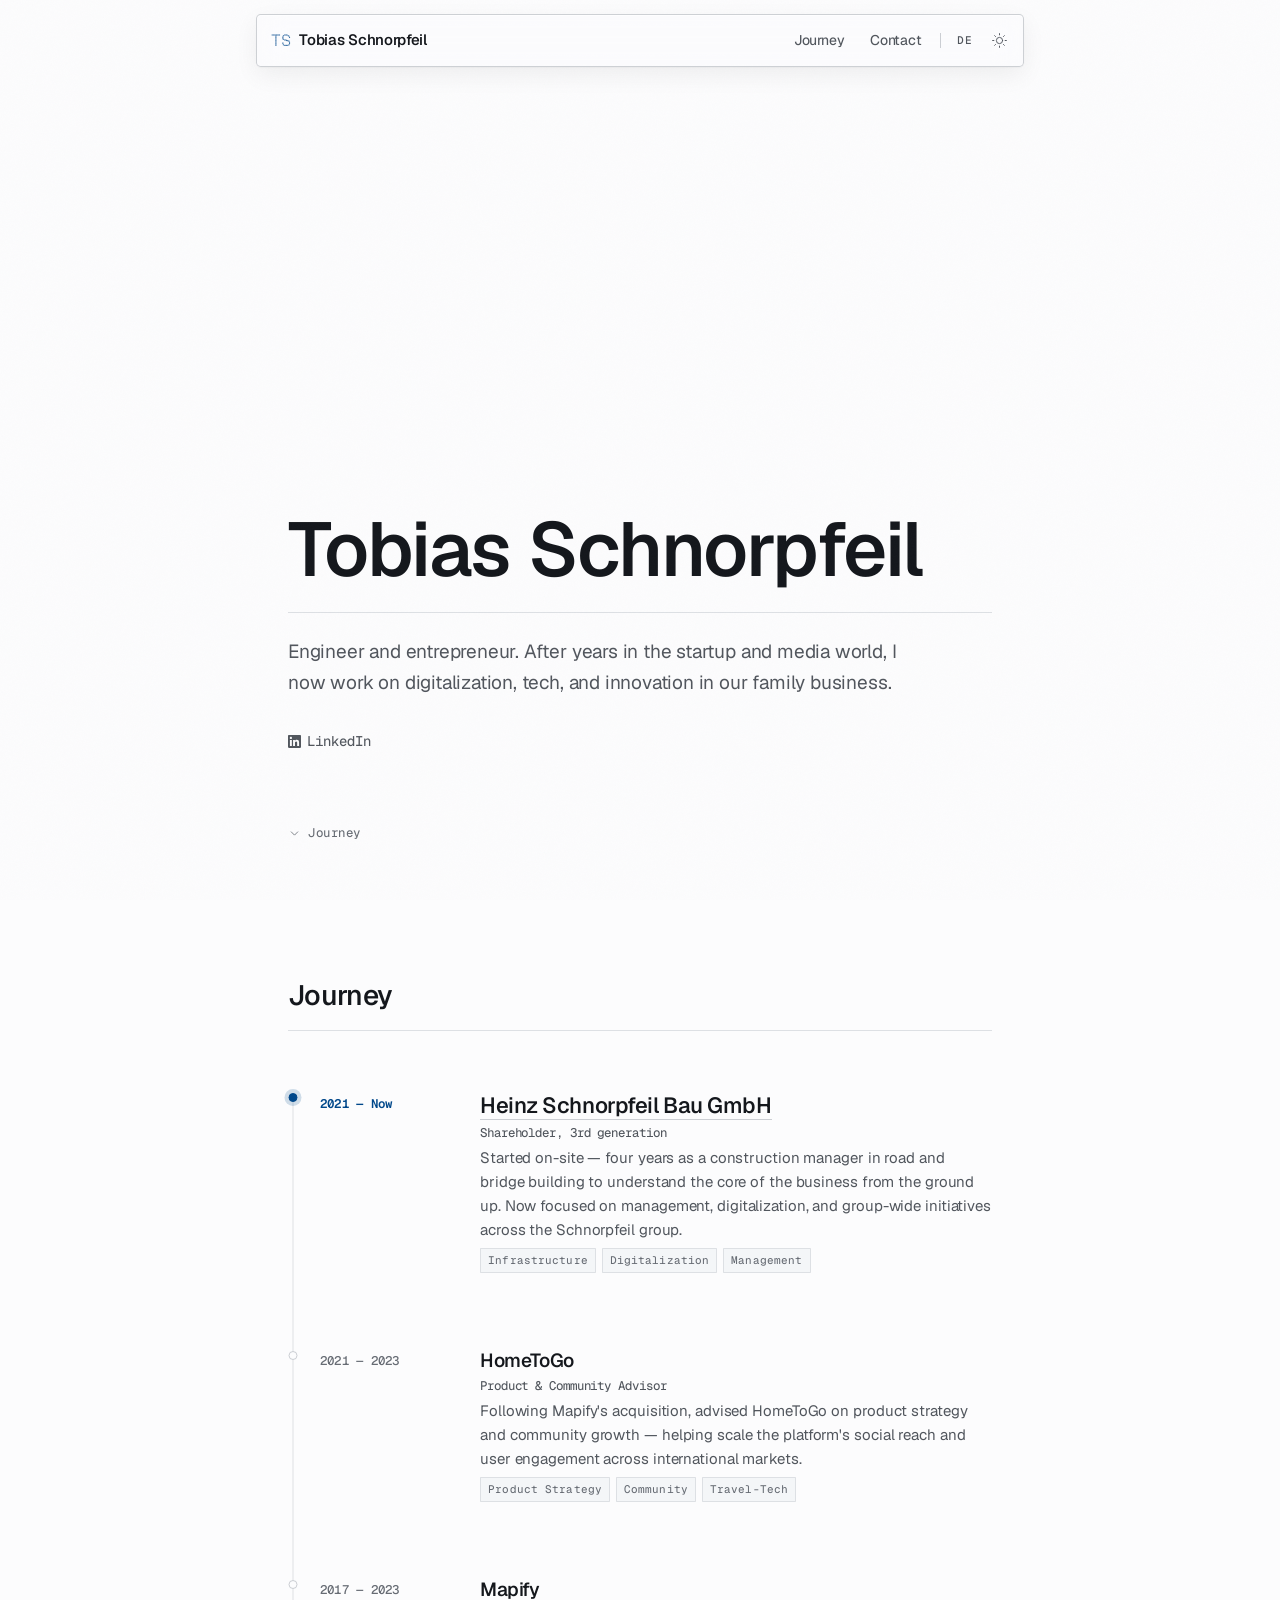
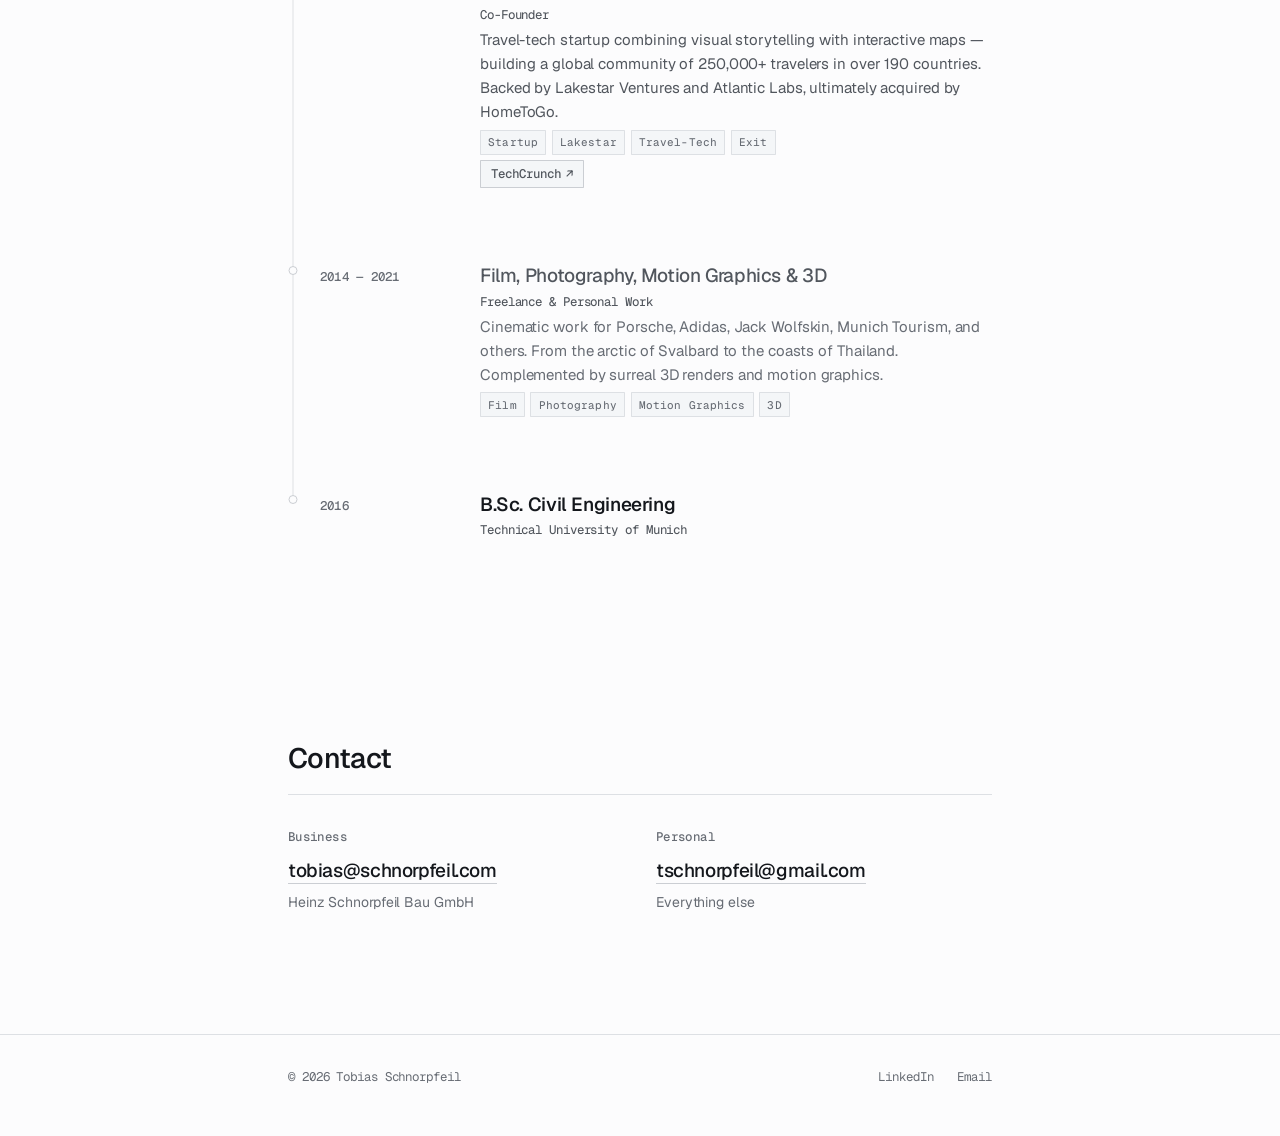
<file: en/index.html>
<!DOCTYPE html>
<html lang="en" data-theme="light">

<head>
    <meta charset="UTF-8">
    <meta name="viewport" content="width=device-width, initial-scale=1.0, viewport-fit=cover">
    <title>Tobias Schnorpfeil</title>
    <meta name="description" content="Tobias Schnorpfeil — Engineer & entrepreneur driving digitalization at Heinz Schnorpfeil Bau. Co-founder of Mapify (acquired by HomeToGo).">
    <link rel="alternate" type="text/plain" href="https://tschnorpfeil.com/llms.txt" title="LLM Context">
    <meta name="theme-color" content="#fcfcfd" media="(prefers-color-scheme: light)">
    <meta name="theme-color" content="#0c0e12" media="(prefers-color-scheme: dark)">
    <link rel="icon" type="image/svg+xml" href="/favicon.svg">
    <link rel="icon" type="image/png" sizes="32x32" href="/favicon.png">
    <link rel="apple-touch-icon" sizes="180x180" href="/apple-touch-icon.png">

    <!-- Preload the faces the hero entrance needs immediately -->
    <link rel="preload" href="/fonts/Geist-Variable.woff2" as="font" type="font/woff2" crossorigin>
    <link rel="preload" href="/fonts/GeistPixel-Grid.woff2" as="font" type="font/woff2" crossorigin>
    <link rel="preload" href="/fonts/GeistPixel-Square.woff2" as="font" type="font/woff2" crossorigin>
    <link rel="preload" href="/fonts/GeistPixel-Line.woff2" as="font" type="font/woff2" crossorigin>

    <!-- Set theme before first paint (no flash of light for dark-mode users) -->
    <script>
        (function () {
            try {
                var el = document.documentElement;
                var t = localStorage.getItem('theme') ||
                    (matchMedia('(prefers-color-scheme:dark)').matches ? 'dark' : 'light');
                el.setAttribute('data-theme', t);
                /* Arm the hero "resolve" entrance before paint (no flash), only
                   when motion is allowed. Failsafe drops the class after the
                   run so a stalled script can never leave the name hidden. */
                if (!matchMedia('(prefers-reduced-motion: reduce)').matches) {
                    el.classList.add('anim');
                    setTimeout(function () { el.classList.remove('anim'); }, 2600);
                }
            } catch (e) {}
        })();
    </script>

    <!-- Auto-redirect to DE only if explicitly preferred by user -->
    <script>
        (function() {
            try {
                if (localStorage.getItem('lang_pref') === 'de') {
                    window.location.replace('/');
                }
            } catch(e) {}
        })();
    </script>

    <!-- SEO / GEO -->
    <link rel="canonical" href="https://tschnorpfeil.com/en/">
    <link rel="alternate" hreflang="de" href="https://tschnorpfeil.com/">
    <link rel="alternate" hreflang="en" href="https://tschnorpfeil.com/en/">
    <link rel="alternate" hreflang="x-default" href="https://tschnorpfeil.com/">
    <link rel="alternate" type="text/plain" href="https://tschnorpfeil.com/llms-full.txt" title="LLM Full Context">
    <meta name="robots" content="index, follow">
    <meta name="author" content="Tobias Schnorpfeil">

    <!-- Open Graph -->
    <meta property="og:type" content="profile">
    <meta property="profile:first_name" content="Tobias">
    <meta property="profile:last_name" content="Schnorpfeil">
    <meta property="og:url" content="https://tschnorpfeil.com/en/">
    <meta property="og:site_name" content="Tobias Schnorpfeil">
    <meta property="og:title" content="Tobias Schnorpfeil">
    <meta property="og:description" content="Engineer & entrepreneur driving digitalization at Heinz Schnorpfeil Bau. Co-founder of Mapify (acquired by HomeToGo).">
    <meta property="og:image" content="https://tschnorpfeil.com/og-image-en.png">
    <meta property="og:image:type" content="image/png">
    <meta property="og:image:width" content="1200">
    <meta property="og:image:height" content="630">
    <meta property="og:image:alt" content="Tobias Schnorpfeil — Engineer & Entrepreneur">
    <meta property="og:locale" content="en_US">
    <meta property="og:locale:alternate" content="de_DE">

    <!-- Twitter Card -->
    <meta name="twitter:card" content="summary_large_image">
    <meta name="twitter:title" content="Tobias Schnorpfeil">
    <meta name="twitter:description" content="Engineer & entrepreneur driving digitalization at Heinz Schnorpfeil Bau. Co-founder of Mapify (acquired by HomeToGo).">
    <meta name="twitter:image" content="https://tschnorpfeil.com/og-image-en.png">
    <meta name="twitter:image:alt" content="Tobias Schnorpfeil — Engineer & Entrepreneur">

    <!-- Schema.org JSON-LD (Generative Engine Optimization & Entity Graph) -->
    <script type="application/ld+json">
    {
        "@context": "https://schema.org",
        "@graph": [
            {
                "@type": "Person",
                "@id": "https://tschnorpfeil.com/#person",
                "name": "Tobias Schnorpfeil",
                "url": "https://tschnorpfeil.com/",
                "image": "https://tschnorpfeil.com/og-image.png",
                "description": "Tobias Schnorpfeil — Engineer & entrepreneur driving digitalization at Heinz Schnorpfeil Bau. Co-founder of Mapify (acquired by HomeToGo).",
                "jobTitle": "Engineer & Entrepreneur",
                "email": "mailto:tobias@schnorpfeil.com",
                "knowsLanguage": [
                    "en",
                    "de"
                ],
                "hasOccupation": [
                    {
                        "@type": "Occupation",
                        "name": "Civil Engineer & Shareholder",
                        "occupationLocation": {
                            "@type": "Country",
                            "name": "Germany"
                        }
                    },
                    {
                        "@type": "Occupation",
                        "name": "Tech Entrepreneur",
                        "occupationLocation": {
                            "@type": "Country",
                            "name": "Germany"
                        }
                    }
                ],
                "worksFor": {
                    "@type": "Organization",
                    "name": "Heinz Schnorpfeil Bau GmbH",
                    "url": "https://www.schnorpfeil.com",
                    "address": {
                        "@type": "PostalAddress",
                        "streetAddress": "Kastellauner Str. 51",
                        "addressLocality": "Treis-Karden",
                        "postalCode": "56253",
                        "addressRegion": "DE-RP",
                        "addressCountry": "DE"
                    }
                },
                "founder": [
                    {
                        "@type": "Organization",
                        "name": "Mapify",
                        "url": "https://techcrunch.com/2018/10/09/mapify/"
                    }
                ],
                "alumniOf": [
                    {
                        "@type": "EducationalOrganization",
                        "name": "Technical University of Munich",
                        "url": "https://www.tum.de",
                        "sameAs": [
                            "https://en.wikipedia.org/wiki/Technical_University_of_Munich",
                            "https://www.wikidata.org/wiki/Q15780"
                        ]
                    }
                ],
                "sameAs": [
                    "https://www.linkedin.com/in/tobias-schnorpfeil-ab95178a/",
                    "https://www.youtube.com/@TSchnorpfeil",
                    "https://www.instagram.com/tschnorpfeil",
                    "https://www.behance.net/tschnorpfeil",
                    "https://github.com/tschnorpfeil"
                ],
                "subjectOf": [
                    {
                        "@type": "NewsArticle",
                        "headline": "Mapify raises $1M to build a travel platform around user-generated spot guides",
                        "url": "https://techcrunch.com/2018/10/09/mapify/",
                        "publisher": {
                            "@type": "Organization",
                            "name": "TechCrunch"
                        }
                    },
                    {
                        "@type": "Article",
                        "headline": "Building New Worlds",
                        "url": "https://aestheticamagazine.com/building-new-worlds/",
                        "publisher": {
                            "@type": "Organization",
                            "name": "Aesthetica Magazine"
                        }
                    },
                    {
                        "@type": "PodcastEpisode",
                        "name": "Meine Story: Tobias Schnorpfeil — Das erste Viertel",
                        "url": "https://podcasts.apple.com/de/podcast/meine-story-tobias-schnorpfeil-das-erste-viertel/id1527780076?i=1000508544837"
                    },
                    {
                        "@type": "ProfilePage",
                        "name": "Tobias Schnorpfeil Portrait",
                        "url": "https://schau.berlin/experts/tobias-schnorpfeil"
                    }
                ],
                "knowsAbout": [
                    "Civil Engineering",
                    "Digitalization",
                    "Infrastructure",
                    "Entrepreneurship",
                    "Travel-Tech",
                    "Cinematography",
                    "3D Animation"
                ]
            },
            {
                "@type": "WebSite",
                "@id": "https://tschnorpfeil.com/#website",
                "url": "https://tschnorpfeil.com/",
                "name": "Tobias Schnorpfeil",
                "inLanguage": [
                    "en",
                    "de"
                ],
                "about": {
                    "@id": "https://tschnorpfeil.com/#person"
                }
            },
            {
                "@type": "ProfilePage",
                "@id": "https://tschnorpfeil.com/en/#profilepage",
                "url": "https://tschnorpfeil.com/en/",
                "name": "Tobias Schnorpfeil — Engineer & Entrepreneur",
                "inLanguage": "en",
                "isPartOf": {
                    "@id": "https://tschnorpfeil.com/#website"
                },
                "about": {
                    "@id": "https://tschnorpfeil.com/#person"
                },
                "mainEntity": {
                    "@id": "https://tschnorpfeil.com/#person"
                },
                "dateCreated": "2026-02-16T00:00:00+01:00",
                "dateModified": "2026-08-25T08:00:00+02:00"
            }
        ]
    }
    </script>

    <style>
        /* Hallmark · genre: modern-minimal · macrostructure: Long Document · theme: custom "CI-Cobalt"
         * enrichment: none (typography-only) · nav: N5 floating pill · footer: Ft2 inline
         * anchor hue: cobalt oklch(40.1% 0.128 254) (#00478A) · display: Geist · outlier: Geist Mono
         * pre-emit critique: P5 H5 E5 S5 R5 V4
         */

        /* ------------------------------------------
           Self-hosted Geist (GDPR compliant, no runtime CDN)
           ------------------------------------------ */
        @font-face {
            font-family: 'Geist';
            src: url('/fonts/Geist-Variable.woff2') format('woff2');
            font-weight: 100 900;
            font-style: normal;
            font-display: swap;
        }

        @font-face {
            font-family: 'Geist Mono';
            src: url('/fonts/GeistMono-Variable.woff2') format('woff2');
            font-weight: 100 900;
            font-style: normal;
            font-display: swap;
        }

        /* Geist Pixel — the wordmark monogram + the hero "resolve" entrance.
           Three forms (Grid/Square/Line) the name iterates through before it
           snaps into Geist Sans. */
        @font-face {
            font-family: 'Geist Pixel Grid';
            src: url('/fonts/GeistPixel-Grid.woff2') format('woff2');
            font-weight: 400;
            font-style: normal;
            font-display: swap;
        }

        @font-face {
            font-family: 'Geist Pixel Square';
            src: url('/fonts/GeistPixel-Square.woff2') format('woff2');
            font-weight: 400;
            font-style: normal;
            font-display: swap;
        }

        @font-face {
            font-family: 'Geist Pixel Line';
            src: url('/fonts/GeistPixel-Line.woff2') format('woff2');
            font-weight: 400;
            font-style: normal;
            font-display: swap;
        }

        /* ------------------------------------------
           Design tokens (OKLCH, referenced by name)
           ------------------------------------------ */
        :root {
            --font-display: 'Geist', ui-sans-serif, system-ui, -apple-system, 'Segoe UI', sans-serif;
            --font-body: 'Geist', ui-sans-serif, system-ui, -apple-system, 'Segoe UI', sans-serif;
            --font-mono: 'Geist Mono', ui-monospace, 'SF Mono', 'Menlo', monospace;
            --font-pixel: 'Geist Pixel Grid', var(--font-mono);

            /* Type scale — major third (1.25), 16px base */
            --text-xs: 0.78rem;
            --text-sm: 0.875rem;
            --text-base: 1rem;
            --text-md: 1.1875rem;
            --text-lg: 1.375rem;
            --text-xl: 1.75rem;
            --text-display: clamp(2.75rem, 6vw + 0.4rem, 4.75rem);

            /* 4-pt spacing scale */
            --space-2xs: 0.5rem;
            --space-xs: 0.75rem;
            --space-sm: 1rem;
            --space-md: 1.5rem;
            --space-lg: 2rem;
            --space-xl: 3rem;
            --space-2xl: 4.5rem;

            /* Reading measure */
            --measure: 40rem;
            --measure-wide: 48rem;

            /* Border radius — PRIME technical precision scale (0.3rem base) */
            --radius: 0.3rem;
            --radius-lg: var(--radius);
            --radius-md: calc(var(--radius) - 2px);
            --radius-sm: calc(var(--radius) - 4px);
            --radius-card: var(--radius);
            --radius-tight: var(--radius-md);
            --radius-pill: 9999px;

            /* PRIME motion & transitions */
            --ease-out: cubic-bezier(0.16, 1, 0.3, 1);
            --ease-in: cubic-bezier(0.7, 0, 0.84, 0);
            --dur-micro: 120ms;
            --dur-short: 200ms;
            --dur-long: 380ms;
        }

        /* Light — cool engineered near-white */
        [data-theme="light"] {
            --paper: oklch(99.1% 0.001 286);
            --paper-2: oklch(97.2% 0.003 260);
            --ink: oklch(20.4% 0.011 261);
            --ink-2: oklch(45% 0.014 260);
            --ink-3: oklch(53% 0.013 260);
            --rule: oklch(90.5% 0.006 260);
            --rule-2: oklch(85% 0.008 260);
            --accent: oklch(40.1% 0.128 254);
            --accent-bright: oklch(52% 0.17 256);
            --accent-ink: oklch(99% 0.001 286);
            --focus: oklch(52% 0.17 256);
            --grid-line: oklch(52% 0.17 256 / 0.05);
            --glass-bg: oklch(99.1% 0.001 286 / 0.55);
            --glass-bg-strong: oklch(99.1% 0.001 286 / 0.82);
            --glass-border: oklch(80% 0.01 260 / 0.7);
            --glass-hi: oklch(100% 0 0 / 0.6);
            --glass-shadow: 0 1px 2px oklch(0% 0 0 / 0.04), 0 8px 24px oklch(0% 0 0 / 0.06);
            --glass-shadow-strong: 0 1px 2px oklch(0% 0 0 / 0.05), 0 12px 32px oklch(0% 0 0 / 0.09);
            --grain-opacity: 0.022;
        }

        /* Dark — cool near-black, brightened accent for legibility */
        [data-theme="dark"] {
            --paper: oklch(16.5% 0.008 262);
            --paper-2: oklch(20.5% 0.01 262);
            --ink: oklch(96% 0.003 286);
            --ink-2: oklch(72% 0.012 260);
            --ink-3: oklch(60% 0.012 260);
            --rule: oklch(27% 0.012 262);
            --rule-2: oklch(33% 0.014 262);
            --accent: oklch(70% 0.15 254);
            --accent-bright: oklch(74% 0.155 256);
            --accent-ink: oklch(16.5% 0.008 262);
            --focus: oklch(74% 0.155 256);
            --grid-line: oklch(74% 0.155 256 / 0.07);
            --glass-bg: oklch(20% 0.01 262 / 0.5);
            --glass-bg-strong: oklch(18% 0.01 262 / 0.72);
            --glass-border: oklch(45% 0.02 262 / 0.5);
            --glass-hi: oklch(100% 0 0 / 0.1);
            --glass-shadow: 0 1px 2px oklch(0% 0 0 / 0.22), 0 10px 30px oklch(0% 0 0 / 0.38);
            --glass-shadow-strong: 0 1px 2px oklch(0% 0 0 / 0.28), 0 14px 36px oklch(0% 0 0 / 0.48);
            --grain-opacity: 0.03;
        }

        /* ------------------------------------------
           Reset & base
           ------------------------------------------ */
        *,
        *::before,
        *::after {
            margin: 0;
            padding: 0;
            box-sizing: border-box;
        }

        html {
            scroll-behavior: smooth;
            scroll-padding-top: calc(84px + env(safe-area-inset-top, 0px));
            -webkit-font-smoothing: antialiased;
            -moz-osx-font-smoothing: grayscale;
            overflow-x: clip;
            /* Vertical scrolling only — no pinch-zoom, no horizontal pan.
               Backs up the viewport meta on iOS Safari, which ignores
               user-scalable=no. */
            touch-action: pan-y;
        }

        body {
            font-family: var(--font-body);
            background: var(--paper);
            color: var(--ink);
            font-size: var(--text-base);
            font-weight: 400;
            line-height: 1.65;
            letter-spacing: -0.006em;
            overflow-x: clip;
            transition: background var(--dur-long) var(--ease-out), color var(--dur-short) var(--ease-out);
        }

        /* Grain overlay (GDPR-safe inline data-uri) */
        body::after {
            content: '';
            position: fixed;
            inset: 0;
            pointer-events: none;
            z-index: 60;
            opacity: var(--grain-opacity);
            background-image: url("data:image/svg+xml,%3Csvg viewBox='0 0 256 256' xmlns='http://www.w3.org/2000/svg'%3E%3Cfilter id='noise'%3E%3CfeTurbulence type='fractalNoise' baseFrequency='0.9' numOctaves='4' stitchTiles='stitch'/%3E%3C/filter%3E%3Crect width='100%25' height='100%25' filter='url(%23noise)'/%3E%3C/svg%3E");
            background-repeat: repeat;
            background-size: 256px 256px;
        }

        ::selection {
            background: var(--accent);
            color: var(--accent-ink);
        }

        a {
            color: inherit;
            text-decoration: none;
        }

        :focus-visible {
            outline: 2px solid var(--focus);
            outline-offset: 3px;
            border-radius: 3px;
        }

        /* Skip-link / in-page nav move focus to their target section for
           screen-reader users. Those targets get tabindex="-1" from JS — they
           are landmarks, not controls, so suppress the ring (it would otherwise
           flash a stray accent line across a full-width section). Real controls
           keep their :focus-visible ring. */
        [tabindex="-1"]:focus { outline: none; }

        /* ------------------------------------------
           Layout
           ------------------------------------------ */
        .wrap {
            width: 100%;
            max-width: var(--measure-wide);
            margin: 0 auto;
            padding: 0 var(--space-lg);
        }

        /* ------------------------------------------
           Nav — N5 floating pill
           ------------------------------------------ */
        /* Technical glass pill — translucent surface + light blur, hairline
           border, one crisp specular top edge. Present over the hero (anchored)
           and densifies on scroll. translateX establishes a compositing layer,
           which keeps the backdrop-filter stable on iOS Safari. */
        .nav {
            position: fixed;
            top: calc(env(safe-area-inset-top, 0px) + 0.9rem);
            left: 50%;
            transform: translateX(-50%);
            z-index: 100;
            width: min(calc(100% - 1.5rem), 48rem);
            display: flex;
            justify-content: space-between;
            align-items: center;
            gap: var(--space-sm);
            padding: 0.45rem 0.5rem 0.45rem 0.85rem;
            border: 1px solid var(--glass-border);
            border-radius: var(--radius-card);
            background: var(--glass-bg);
            box-shadow: inset 0 1px 0 var(--glass-hi), var(--glass-shadow);
            -webkit-backdrop-filter: saturate(160%) blur(14px);
            backdrop-filter: saturate(160%) blur(14px);
            transition: background var(--dur-short) var(--ease-out),
                border-color var(--dur-short) var(--ease-out),
                box-shadow var(--dur-short) var(--ease-out);
        }


        .nav.scrolled {
            background: var(--glass-bg-strong);
            box-shadow: inset 0 1px 0 var(--glass-hi), var(--glass-shadow-strong);
        }

        /* Safari (incl. iOS) that can't composite backdrop-filter falls back to
           the denser opaque surface so text never sits on a see-through pill. */
        @supports not ((-webkit-backdrop-filter: blur(1px)) or (backdrop-filter: blur(1px))) {
            .nav { background: var(--glass-bg-strong); }
        }

        .nav-name {
            display: inline-flex;
            align-items: center;
            gap: 0.5rem;
            font-family: var(--font-display);
            font-size: 0.9375rem;
            font-weight: 550;
            letter-spacing: -0.02em;
            color: var(--ink);
            white-space: nowrap;
        }

        /* The single Geist Pixel Grid moment — the brand monogram */
        .monogram {
            font-family: var(--font-pixel);
            font-size: 1rem;
            line-height: 1;
            color: var(--accent);
            letter-spacing: 0.02em;
        }

        [data-theme="dark"] .monogram {
            color: var(--accent-bright);
        }

        .nav-right {
            display: flex;
            align-items: center;
            gap: 0.15rem;
        }

        .nav-link {
            font-size: var(--text-sm);
            font-weight: 450;
            color: var(--ink-2);
            padding: 0.4rem 0.7rem;
            border-radius: var(--radius-tight);
            white-space: nowrap;
            transition: color var(--dur-micro) var(--ease-out), background var(--dur-micro) var(--ease-out);
        }

        .nav-link:hover {
            color: var(--ink);
            background: var(--paper-2);
        }

        .nav-sep {
            width: 1px;
            height: 15px;
            background: var(--rule-2);
            margin: 0 0.3rem;
        }

        .btn-icon {
            min-width: 32px;
            height: 32px;
            border: none;
            border-radius: var(--radius-tight);
            background: transparent;
            color: var(--ink-2);
            cursor: pointer;
            display: inline-flex;
            align-items: center;
            justify-content: center;
            transition: color var(--dur-micro) var(--ease-out), background var(--dur-micro) var(--ease-out);
            font-family: var(--font-mono);
            font-size: 0.6875rem;
            font-weight: 500;
            letter-spacing: 0.03em;
        }

        .btn-icon:hover {
            color: var(--ink);
            background: var(--paper-2);
        }

        .btn-lang {
            padding: 0 0.5rem;
            text-transform: uppercase;
        }

        /* ------------------------------------------
           Hero / document masthead
           ------------------------------------------ */
        .hero {
            min-height: 100svh;
            display: flex;
            align-items: flex-end;
            padding-top: calc(96px + env(safe-area-inset-top, 0px));
            padding-bottom: 16svh;
            position: relative;
        }

        /* Blueprint grid — the one "unique touch", confined to the masthead,
           faded out radially so it never reads as a full-page background */
        .hero::before {
            content: '';
            position: absolute;
            inset: 0;
            pointer-events: none;
            z-index: 0;
            background-image:
                linear-gradient(to right, var(--grid-line) 0.5px, transparent 0.5px),
                linear-gradient(to bottom, var(--grid-line) 0.5px, transparent 0.5px);
            background-size: 2.25rem 2.25rem;
            -webkit-mask-image: radial-gradient(120% 80% at 15% 90%, #000 0%, transparent 68%);
            mask-image: radial-gradient(120% 80% at 15% 90%, #000 0%, transparent 68%);
        }

        .hero-inner {
            position: relative;
            z-index: 1;
            width: 100%;
        }

        .hero h1 {
            font-family: var(--font-display);
            font-size: var(--text-display);
            font-weight: 560;
            letter-spacing: -0.02em;
            line-height: 1.02;
            margin-bottom: var(--space-md);
        }

        .hero-word { display: inline; white-space: nowrap; }

        .hero-char { font-weight: inherit; }

        /* "Resolve" entrance: the name plots onto the grid as pixel ghosts,
           iterates through Geist Pixel forms, then snaps into Geist Sans.
           Active only under html.anim (JS + motion allowed). The DEFAULT state
           below is the final resolved name — so no-JS and reduced-motion users
           get it instantly, with no animation. */
        .anim .hero-char { opacity: 0; }
        .anim .hero-char.is-plotted { opacity: 1; }
        .anim .hero-char {
            transition: color 110ms linear, transform 200ms var(--ease-out);
        }
        .hero-char.is-ghost { color: var(--accent); }
        [data-theme="dark"] .hero-char.is-ghost { color: var(--accent-bright); }

        .hero-rule {
            height: 1px;
            background: var(--rule);
            transform-origin: left center;
            margin-bottom: var(--space-md);
        }
        .anim .hero-rule { opacity: 0; animation: drawRule 0.8s var(--ease-out) 1.15s forwards; }

        .hero-desc {
            max-width: var(--measure);
            font-size: var(--text-md);
            line-height: 1.6;
            color: var(--ink-2);
            font-weight: 400;
            letter-spacing: -0.01em;
            margin-bottom: var(--space-lg);
        }
        .anim .hero-desc { opacity: 0; animation: up 0.7s var(--ease-out) 1.3s forwards; }

        .hero-social {
            display: flex;
            gap: var(--space-xs);
            flex-wrap: wrap;
            align-items: center;
        }
        .anim .hero-social { opacity: 0; animation: up 0.7s var(--ease-out) 1.42s forwards; }

        .social-link {
            display: inline-flex;
            align-items: center;
            gap: 0.4rem;
            font-family: var(--font-mono);
            font-size: var(--text-sm);
            font-weight: 450;
            color: var(--ink-2);
            padding-bottom: 2px;
            border-bottom: 1px solid transparent;
            transition: color var(--dur-micro) var(--ease-out), border-bottom-color var(--dur-micro) var(--ease-out);
        }

        .social-link:hover {
            color: var(--ink);
            border-bottom-color: var(--accent-bright);
        }

        .social-link svg {
            width: 13px;
            height: 13px;
        }

        /* Scroll cue — left-aligned, fades in last, static after (no loop) */
        .hero-scroll-wrap {
            position: absolute;
            left: 0;
            right: 0;
            bottom: 5svh;
            z-index: 1;
            pointer-events: none;
        }

        .hero-scroll {
            display: inline-flex;
            align-items: center;
            gap: 0.45rem;
            min-height: 44px;
            padding: 0 0.5rem;
            margin-left: -0.5rem;
            pointer-events: auto;
            font-family: var(--font-mono);
            font-size: var(--text-xs);
            font-weight: 450;
            letter-spacing: 0.04em;
            color: var(--ink-3);
            text-decoration: none;
            transition: color var(--dur-micro) var(--ease-out);
        }
        .anim .hero-scroll { opacity: 0; animation: up 0.8s var(--ease-out) 1.55s forwards; }
        .hero-scroll:hover { color: var(--ink); }
        .hero-scroll svg {
            width: 13px;
            height: 13px;
            transition: transform var(--dur-micro) var(--ease-out);
        }
        .hero-scroll:hover svg { transform: translateY(2px); }

        /* ------------------------------------------
           Document sections
           ------------------------------------------ */
        .wrap {
            width: min(calc(100% - 2.5rem), var(--measure-wide));
            margin-inline: auto;
        }

        section {
            padding: var(--space-2xl) 0;
        }

        .section-head {
            display: flex;
            align-items: baseline;
            justify-content: space-between;
            margin-bottom: var(--space-lg);
            border-bottom: 1px solid var(--rule);
            padding-bottom: var(--space-xs);
        }

        .section-title {
            font-family: var(--font-display);
            font-size: var(--text-xl);
            font-weight: 540;
            letter-spacing: -0.025em;
            color: var(--ink);
        }

        .rchar {
            display: inline-block;
            text-align: center;
            transition: color 110ms linear, transform 180ms var(--ease-out);
        }
        .rchar.is-ghost { color: var(--accent); }
        [data-theme="dark"] .rchar.is-ghost { color: var(--accent-bright); }

        /* ------------------------------------------
           Journey — Connected Timeline
           ------------------------------------------ */
        .journey {
            position: relative;
            padding-left: 2rem;
        }

        .entry {
            position: relative;
            display: grid;
            grid-template-columns: 8rem 1fr;
            gap: var(--space-lg);
            padding: var(--space-md) 0 var(--space-xl);
        }

        /* Continuous vertical timeline connector line */
        .entry:not(:last-child)::before {
            content: '';
            position: absolute;
            left: calc(4.5px - 2rem);
            top: calc(var(--space-md) + 0.65rem);
            height: calc(100% - 0.2rem);
            width: 1px;
            background: var(--rule);
            transform: translateX(-50%);
        }

        /* Timeline node */
        .entry::after {
            content: '';
            position: absolute;
            left: calc(4.5px - 2rem);
            top: calc(var(--space-md) + 0.65rem - 4.5px);
            width: 9px;
            height: 9px;
            border-radius: 50%;
            background: var(--paper);
            border: 1.5px solid var(--rule-2);
            transform: translateX(-50%);
            transition: all var(--dur-short) var(--ease-out);
        }

        .entry--now::after {
            background: var(--accent);
            border-color: var(--accent);
            box-shadow: 0 0 0 4px color-mix(in oklch, var(--accent) 18%, transparent);
        }

        [data-theme="dark"] .entry--now::after {
            background: var(--accent-bright);
            border-color: var(--accent-bright);
            box-shadow: 0 0 0 4px color-mix(in oklch, var(--accent-bright) 22%, transparent);
        }

        .entry-time-col {
            padding-top: 0.15rem;
        }

        .entry-time {
            font-family: var(--font-mono);
            font-size: var(--text-xs);
            font-weight: 500;
            color: var(--ink-3);
            letter-spacing: 0.02em;
            font-variant-numeric: tabular-nums;
        }

        .entry--now .entry-time {
            color: var(--accent);
            font-weight: 600;
        }

        [data-theme="dark"] .entry--now .entry-time {
            color: var(--accent-bright);
        }


        .entry-title {
            font-family: var(--font-display);
            font-size: var(--text-md);
            font-weight: 550;
            letter-spacing: -0.02em;
            color: var(--ink);
            margin: 0;
        }

        .entry--now .entry-title {
            font-size: var(--text-lg);
        }

        .entry-title a {
            color: inherit;
            text-decoration: none;
            border-bottom: 1px solid var(--rule-2);
            transition: color var(--dur-micro) var(--ease-out), border-bottom-color var(--dur-micro) var(--ease-out);
        }

        .entry-title a:hover {
            color: var(--accent);
            border-bottom-color: var(--accent-bright);
        }

        [data-theme="dark"] .entry-title a:hover {
            color: var(--accent-bright);
        }

        .entry-sub {
            font-family: var(--font-mono);
            font-size: var(--text-xs);
            font-weight: 450;
            color: var(--ink-2);
            margin-bottom: 0.15rem;
        }

        .entry-desc {
            font-size: 0.9375rem;
            font-weight: 400;
            line-height: 1.6;
            color: var(--ink-2);
            max-width: 42rem;
        }

        .entry--muted .entry-title { font-weight: 480; color: var(--ink-2); }
        .entry--muted .entry-desc { color: var(--ink-3); }

        .tags {
            display: flex;
            gap: 0.35rem;
            flex-wrap: wrap;
            margin-top: 0.35rem;
        }

        .tag {
            font-family: var(--font-mono);
            font-size: 0.6875rem;
            font-weight: 450;
            letter-spacing: 0.01em;
            padding: 0.15rem 0.45rem;
            border-radius: var(--radius-sm);
            border: 1px solid var(--rule);
            background: var(--paper-2);
            color: var(--ink-3);
        }

        .entry-links {
            display: flex;
            gap: var(--space-xs);
            flex-wrap: wrap;
            margin-top: 0.35rem;
        }

        .entry-link {
            display: inline-flex;
            align-items: center;
            gap: 0.35rem;
            height: 28px;
            padding: 0 0.65rem;
            border-radius: var(--radius-sm);
            border: 1px solid var(--rule-2);
            background: var(--paper-2);
            font-family: var(--font-mono);
            font-size: var(--text-xs);
            font-weight: 500;
            color: var(--ink-2);
            text-decoration: none;
            transition: all var(--dur-short) var(--ease-out);
        }

        .entry-link:hover {
            color: var(--ink);
            border-color: var(--accent-bright);
            background: var(--paper);
        }

        /* ------------------------------------------
           Contact — PRIME Elevated Cards
           ------------------------------------------ */
        .contact-grid {
            display: grid;
            grid-template-columns: 1fr 1fr;
            gap: var(--space-lg);
        }

        .contact-label {
            font-family: var(--font-mono);
            font-size: var(--text-xs);
            font-weight: 500;
            letter-spacing: 0.03em;
            color: var(--ink-3);
            margin-bottom: var(--space-2xs);
        }

        .contact-email {
            font-family: var(--font-display);
            font-size: var(--text-md);
            font-weight: 500;
            letter-spacing: -0.02em;
            color: var(--ink);
            border-bottom: 1px solid var(--rule-2);
            transition: color var(--dur-micro) var(--ease-out), border-color var(--dur-micro) var(--ease-out);
        }

        .contact-email:hover {
            color: var(--accent);
            border-bottom-color: var(--accent-bright);
        }

        [data-theme="dark"] .contact-email:hover { color: var(--accent-bright); }

        .contact-note {
            font-size: var(--text-sm);
            color: var(--ink-3);
            margin-top: 0.3rem;
            font-weight: 400;
        }

        /* ------------------------------------------
           Footer
           ------------------------------------------ */
        .footer {
            padding: var(--space-lg) 0 var(--space-xl);
            border-top: 1px solid var(--rule);
            margin-top: var(--space-xl);
        }

        .footer-inner {
            display: flex;
            justify-content: space-between;
            align-items: center;
            gap: var(--space-md);
            flex-wrap: wrap;
            font-family: var(--font-mono);
            font-size: var(--text-xs);
            color: var(--ink-3);
        }

        .footer-links {
            display: flex;
            gap: var(--space-md);
            flex-wrap: wrap;
        }

        .footer-links a {
            color: var(--ink-3);
            text-decoration: none;
            transition: color var(--dur-micro) var(--ease-out);
        }

        .footer-links a:hover {
            color: var(--ink);
        }

        /* ------------------------------------------
           Load-only hero orchestration (Long Document: no scroll reveals)
           ------------------------------------------ */
        @keyframes up {
            from { opacity: 0; transform: translateY(10px); }
            to { opacity: 1; transform: translateY(0); }
        }

        @keyframes drawRule {
            from { opacity: 0; transform: scaleX(0); }
            to { opacity: 1; transform: scaleX(1); }
        }

        @media (prefers-reduced-motion: reduce) {
            html { scroll-behavior: auto; }

            .hero-char, .hero-rule, .hero-desc, .hero-social, .hero-scroll {
                opacity: 1 !important;
                transform: none !important;
                animation: none !important;
            }

            *, *::before, *::after {
                animation-duration: 150ms !important;
                transition-duration: 150ms !important;
            }
        }

        @media (prefers-reduced-data: reduce) {
            body::after { display: none; }
            .hero::before { display: none; }
        }

        .skip-link {
            position: absolute;
            top: 0.5rem;
            left: 50%;
            z-index: 200;
            transform: translate(-50%, -160%);
            padding: 0.5rem 1rem;
            background: var(--ink);
            color: var(--paper);
            border-radius: var(--radius-tight);
            font-size: var(--text-sm);
            font-weight: 500;
            transition: transform var(--dur-short) var(--ease-out);
        }

        .skip-link:focus {
            transform: translate(-50%, 0);
            outline: none;
        }

        /* Short viewports (landscape phones): the cue would crowd the fold */
        @media (max-height: 620px) {
            .hero-scroll-wrap { display: none; }
        }

        /* ------------------------------------------
           Responsive
           ------------------------------------------ */
        @media (max-width: 720px) {
            .wrap { padding: 0 var(--space-md); }

            .nav {
                /* align the pill's edges with the content gutter (.wrap padding) */
                width: calc(100% - 3rem);
                padding: 0.4rem 0.4rem 0.4rem 0.85rem;
            }

            .nav-link, .nav-sep { display: none; }

            section { padding: var(--space-xl) 0; }

            .hero { padding-bottom: 12svh; }

            .journey {
                padding-left: 1.5rem;
            }
            .entry {
                grid-template-columns: 1fr;
                gap: 0.25rem;
                padding: var(--space-sm) 0 var(--space-lg);
            }
            .entry:not(:last-child)::before {
                left: calc(4.5px - 1.5rem);
                top: calc(var(--space-sm) + 0.5rem);
            }
            .entry::after {
                left: calc(4.5px - 1.5rem);
                top: calc(var(--space-sm) + 0.5rem - 4.5px);
            }
            .entry-time-col {
                margin-bottom: 0.15rem;
            }

            .contact-grid { grid-template-columns: 1fr; }
        }
    </style>
    <noscript>
        <style>
            .hero-char, .hero-rule, .hero-desc, .hero-social, .hero-scroll {
                opacity: 1 !important;
                transform: none !important;
                animation: none !important;
            }
        </style>
    </noscript>
</head>

<body>

    <a href="#main" class="skip-link">Skip to content</a>

    <!-- NAV -->
    <nav class="nav">
        <a href="#main" class="nav-name"><span class="monogram" aria-hidden="true">TS</span> Tobias Schnorpfeil</a>
        <div class="nav-right">
            <a href="#journey" class="nav-link">Journey</a>
            <a href="#contact" class="nav-link">Contact</a>
            <div class="nav-sep"></div>
            <a href="/" class="btn-icon btn-lang" hreflang="de" lang="de" aria-label="Switch to German" onclick="localStorage.setItem('lang_pref', 'de')">DE</a>
            <button type="button" class="btn-icon" onclick="toggleTheme()" aria-label="Toggle theme">
                <svg data-icon="sun" width="15" height="15" viewBox="0 0 24 24" fill="none" stroke="currentColor" stroke-width="1.5" stroke-linecap="round" aria-hidden="true">
                    <circle cx="12" cy="12" r="5" />
                    <line x1="12" y1="1" x2="12" y2="3" /><line x1="12" y1="21" x2="12" y2="23" />
                    <line x1="4.22" y1="4.22" x2="5.64" y2="5.64" /><line x1="18.36" y1="18.36" x2="19.78" y2="19.78" />
                    <line x1="1" y1="12" x2="3" y2="12" /><line x1="21" y1="12" x2="23" y2="12" />
                    <line x1="4.22" y1="19.78" x2="5.64" y2="18.36" /><line x1="18.36" y1="5.64" x2="19.78" y2="4.22" />
                </svg>
                <svg data-icon="moon" width="15" height="15" viewBox="0 0 24 24" fill="none" stroke="currentColor" stroke-width="1.5" stroke-linecap="round" aria-hidden="true" style="display:none">
                    <path d="M21 12.79A9 9 0 1 1 11.21 3 7 7 0 0 0 21 12.79z" />
                </svg>
            </button>
        </div>
    </nav>

    <!-- HERO / masthead -->
    <main id="main">
    <section class="hero" tabindex="-1">
        <div class="wrap">
            <div class="hero-inner">
                <h1 class="hero-title">
                    <span class="hero-word"><span class="hero-char">T</span><span class="hero-char">o</span><span class="hero-char">b</span><span class="hero-char">i</span><span class="hero-char">a</span><span class="hero-char">s</span></span> <span class="hero-word"><span class="hero-char">S</span><span class="hero-char">c</span><span class="hero-char">h</span><span class="hero-char">n</span><span class="hero-char">o</span><span class="hero-char">r</span><span class="hero-char">p</span><span class="hero-char">f</span><span class="hero-char">e</span><span class="hero-char">i</span><span class="hero-char">l</span></span>
                </h1>
                <div class="hero-rule" aria-hidden="true"></div>
                <p class="hero-desc">
                    Engineer and entrepreneur. After years in the startup and media world, I now work on digitalization, tech, and innovation in our family business.
                </p>
                <div class="hero-social">
                    <a href="https://www.linkedin.com/in/tobias-schnorpfeil-ab95178a/" target="_blank" rel="me noopener" class="social-link">
                        <svg viewBox="0 0 24 24" fill="currentColor" aria-hidden="true"><path d="M20.447 20.452h-3.554v-5.569c0-1.328-.027-3.037-1.852-3.037-1.853 0-2.136 1.445-2.136 2.939v5.667H9.351V9h3.414v1.561h.046c.477-.9 1.637-1.85 3.37-1.85 3.601 0 4.267 2.37 4.267 5.455v6.286zM5.337 7.433c-1.144 0-2.063-.926-2.063-2.065 0-1.138.92-2.063 2.063-2.063 1.14 0 2.064.925 2.064 2.063 0 1.139-.925 2.065-2.064 2.065zm1.782 13.019H3.555V9h3.564v11.452zM22.225 0H1.771C.792 0 0 .774 0 1.729v20.542C0 23.227.792 24 1.771 24h20.451C23.2 24 24 23.227 24 22.271V1.729C24 .774 23.2 0 22.222 0h.003z" /></svg>
                        LinkedIn
                    </a>
                </div>
            </div>
        </div>
        <div class="wrap hero-scroll-wrap">
            <a href="#journey" class="hero-scroll">
                <svg viewBox="0 0 24 24" fill="none" stroke="currentColor" stroke-width="1.5" stroke-linecap="round" stroke-linejoin="round" aria-hidden="true"><polyline points="6 9 12 15 18 9" /></svg>
                Journey
            </a>
        </div>
    </section>

    <!-- JOURNEY -->
    <section id="journey" tabindex="-1">
        <div class="wrap">
            <div class="section-head">
                <h2 class="section-title">Journey</h2>
            </div>
            <div class="journey">

                <div class="entry entry--now">
                    <div class="entry-time-col">
                        <span class="entry-time">2021 — Now</span>
                    </div>
                    <div class="entry-body">
                        <p class="entry-title"><a href="https://www.schnorpfeil.com" target="_blank" rel="noopener">Heinz Schnorpfeil Bau GmbH</a></p>
                        <p class="entry-sub">Shareholder, 3rd generation</p>
                        <p class="entry-desc">
                            Started on-site — four years as a construction manager in road and bridge building to understand the core of the business from the ground up. Now focused on management, digitalization, and group-wide initiatives across the Schnorpfeil group.
                        </p>
                        <div class="tags">
                            <span class="tag">Infrastructure</span>
                            <span class="tag">Digitalization</span>
                            <span class="tag">Management</span>
                        </div>
                    </div>
                </div>

                <div class="entry">
                    <div class="entry-time-col">
                        <span class="entry-time">2021 — 2023</span>
                    </div>
                    <div class="entry-body">
                        <p class="entry-title">HomeToGo</p>
                        <p class="entry-sub">Product &amp; Community Advisor</p>
                        <p class="entry-desc">
                            Following Mapify's acquisition, advised HomeToGo on product strategy and community growth — helping scale the platform's social reach and user engagement across international markets.
                        </p>
                        <div class="tags">
                            <span class="tag">Product Strategy</span>
                            <span class="tag">Community</span>
                            <span class="tag">Travel-Tech</span>
                        </div>
                    </div>
                </div>

                <div class="entry">
                    <div class="entry-time-col">
                        <span class="entry-time">2017 — 2023</span>
                    </div>
                    <div class="entry-body">
                        <p class="entry-title">Mapify</p>
                        <p class="entry-sub">Co-Founder</p>
                        <p class="entry-desc">
                            Travel-tech startup combining visual storytelling with interactive maps — building a global community of 250,000+ travelers in over 190 countries. Backed by Lakestar Ventures and Atlantic Labs, ultimately acquired by HomeToGo.
                        </p>
                        <div class="tags">
                            <span class="tag">Startup</span>
                            <span class="tag">Lakestar</span>
                            <span class="tag">Travel-Tech</span>
                            <span class="tag">Exit</span>
                        </div>
                        <div class="entry-links">
                            <a href="https://techcrunch.com/2018/10/09/mapify/" target="_blank" rel="noopener" class="entry-link">TechCrunch <span aria-hidden="true">↗</span></a>
                        </div>
                    </div>
                </div>

                <div class="entry entry--muted">
                    <div class="entry-time-col">
                        <span class="entry-time">2014 — 2021</span>
                    </div>
                    <div class="entry-body">
                        <p class="entry-title">Film, Photography, Motion Graphics &amp; 3D</p>
                        <p class="entry-sub">Freelance &amp; Personal Work</p>
                        <p class="entry-desc">
                            Cinematic work for Porsche, Adidas, Jack Wolfskin, Munich Tourism, and others. From the arctic of Svalbard to the coasts of Thailand. Complemented by surreal 3D renders and motion graphics.
                        </p>
                        <div class="tags">
                            <span class="tag">Film</span>
                            <span class="tag">Photography</span>
                            <span class="tag">Motion Graphics</span>
                            <span class="tag">3D</span>
                        </div>
                    </div>
                </div>

                <div class="entry">
                    <div class="entry-time-col">
                        <span class="entry-time">2016</span>
                    </div>
                    <div class="entry-body">
                        <p class="entry-title">B.Sc. Civil Engineering</p>
                        <p class="entry-sub">Technical University of Munich</p>
                    </div>
                </div>

            </div>
        </div>
    </section>

    <!-- CONTACT -->
    <section id="contact" tabindex="-1">
        <div class="wrap">
            <div class="section-head">
                <h2 class="section-title">Contact</h2>
            </div>
            <div class="contact-grid">
                <div>
                    <p class="contact-label">Business</p>
                    <a href="mailto:tobias@schnorpfeil.com" class="contact-email">tobias@schnorpfeil.com</a>
                    <p class="contact-note">Heinz Schnorpfeil Bau GmbH</p>
                </div>
                <div>
                    <p class="contact-label">Personal</p>
                    <a href="mailto:tschnorpfeil@gmail.com" class="contact-email">tschnorpfeil@gmail.com</a>
                    <p class="contact-note">Everything else</p>
                </div>
            </div>
        </div>
    </section>
    </main>

    <!-- FOOTER -->
    <footer class="footer">
        <div class="wrap">
            <div class="footer-inner">
                <span>© 2026 Tobias Schnorpfeil</span>
                <div class="footer-links">
                    <a href="https://www.linkedin.com/in/tobias-schnorpfeil-ab95178a/" target="_blank" rel="me noopener">LinkedIn</a>
                    <a href="mailto:tobias@schnorpfeil.com">Email</a>
                </div>
            </div>
        </div>
    </footer>

    <script>
        /* Theme toggle */
        function toggleTheme() {
            var h = document.documentElement;
            var next = h.getAttribute('data-theme') === 'light' ? 'dark' : 'light';
            h.setAttribute('data-theme', next);
            localStorage.setItem('theme', next);
            updateIcon(next);
        }
        function updateIcon(t) {
            document.querySelector('[data-icon="sun"]').style.display = t === 'dark' ? 'none' : 'block';
            document.querySelector('[data-icon="moon"]').style.display = t === 'dark' ? 'block' : 'none';
        }

        /* In-page links: smooth scroll + move focus so the skip-link (and nav)
           actually land keyboard / screen-reader users on the target. */
        var prefersReduced = matchMedia('(prefers-reduced-motion: reduce)');
        document.querySelectorAll('a[href^="#"]').forEach(function (l) {
            l.addEventListener('click', function (e) {
                var id = l.getAttribute('href');
                if (id.length < 2) return;
                var target = document.querySelector(id);
                if (!target) return;
                e.preventDefault();
                target.scrollIntoView({ behavior: prefersReduced.matches ? 'auto' : 'smooth' });
                if (target.tabIndex < 0) target.setAttribute('tabindex', '-1');
                target.focus({ preventScroll: true });
            });
        });

        /* Hero "resolve" entrance — plot · iterate · resolve.
           Letters materialize onto the grid as pixel ghosts (Square/Line/Grid),
           the mass snaps into Geist fast, a few stragglers iterate and click
           last; then the rule signs off underneath. Runs once, only under
           html.anim (set in <head> when motion is allowed). Widths are frozen
           to the final Geist advances so no pixel form ever reflows the name;
           they're released again on finish so the name stays responsive. */
        (function () {
            var root = document.documentElement;
            if (!root.classList.contains('anim')) return;
            var h1 = document.querySelector('.hero h1');
            var chars = h1 ? Array.prototype.slice.call(h1.querySelectorAll('.hero-char')) : [];
            if (!chars.length) { root.classList.remove('anim'); return; }

            var PIXEL = ["'Geist Pixel Square'", "'Geist Pixel Line'", "'Geist Pixel Grid'"];
            var PLOT_START = 120, PLOT_STEP = 22;
            var MASS_START = 620, MASS_JITTER = 260;
            var STRAGGLE_START = 900, STRAGGLE_JITTER = 200;
            var TICK = 85, STRAGGLERS = 3;
            var timers = [], done = false;

            function rnd(n) { return Math.floor(Math.random() * n); }
            function shuffled(n) {
                var a = [], i, j, t;
                for (i = 0; i < n; i++) a.push(i);
                for (j = n - 1; j > 0; j--) { i = rnd(j + 1); t = a[j]; a[j] = a[i]; a[i] = t; }
                return a;
            }
            function face(not) { var f; do { f = PIXEL[rnd(PIXEL.length)]; } while (f === not); return f; }
            function clearTimers() { for (var i = 0; i < timers.length; i++) clearTimeout(timers[i]); timers = []; }

            function freeze() {
                /* Measure in the natural, kerned inline flow, then pin each glyph
                   to its advance to the next glyph in the SAME word — so the frozen
                   boxes sum to the exact kerned width. Using per-glyph ink widths
                   instead would ignore kerning (T overhangs o), making gaps too wide
                   during the animation and snapping the line left when released. */
                chars.forEach(function (c) { c.style.width = ''; c.style.display = ''; c.style.textAlign = ''; c.style.fontFamily = ''; c.style.transform = ''; });
                var m = chars.map(function (c) { var r = c.getBoundingClientRect(); return { left: r.left, width: r.width, parent: c.parentNode }; });
                chars.forEach(function (c, i) {
                    var adv = (i < chars.length - 1 && m[i + 1].parent === m[i].parent) ? (m[i + 1].left - m[i].left) : m[i].width;
                    c.style.display = 'inline-block';
                    c.style.textAlign = 'center';
                    c.style.width = adv + 'px';
                });
            }
            function ghost(c) { c.classList.add('is-ghost'); c.style.fontFamily = face(); c.style.transform = 'translateY(' + [-3, -2, 2, 3][rnd(4)] + 'px)'; }
            function resolve(c) { c.classList.remove('is-ghost'); c.style.fontFamily = ''; c.style.transform = 'translateY(0)'; }

            /* Return the name to plain, kerned, responsive inline text. */
            function finish() {
                if (done) return; done = true; clearTimers();
                chars.forEach(function (c) {
                    c.classList.remove('is-ghost'); c.classList.add('is-plotted');
                    c.style.width = ''; c.style.display = ''; c.style.textAlign = '';
                    c.style.fontFamily = ''; c.style.transform = '';
                });
            }

            function run() {
                freeze();
                chars.forEach(function (c) { c.classList.remove('is-plotted'); ghost(c); });

                shuffled(chars.length).forEach(function (ci, rank) {
                    timers.push(setTimeout(function () { chars[ci].classList.add('is-plotted'); }, PLOT_START + rank * PLOT_STEP));
                });

                var stragglers = shuffled(chars.length).slice(0, STRAGGLERS);
                chars.forEach(function (c, i) {
                    var late = stragglers.indexOf(i) >= 0;
                    var start = late ? STRAGGLE_START + Math.random() * STRAGGLE_JITTER : MASS_START + Math.random() * MASS_JITTER;
                    var ticks = late ? 2 + rnd(2) : rnd(2);
                    for (var t = 0; t < ticks; t++) (function (tt) {
                        timers.push(setTimeout(function () { c.style.fontFamily = face(c.style.fontFamily); }, start + tt * TICK));
                    })(t);
                    timers.push(setTimeout(function () { resolve(c); }, start + ticks * TICK));
                });

                timers.push(setTimeout(finish, STRAGGLE_START + STRAGGLE_JITTER + 4 * TICK + 260));
            }

            var faces = document.fonts ? Promise.all([
                document.fonts.load("560 4rem 'Geist'"),
                document.fonts.load("400 4rem 'Geist Pixel Grid'"),
                document.fonts.load("400 4rem 'Geist Pixel Square'"),
                document.fonts.load("400 4rem 'Geist Pixel Line'")
            ]) : Promise.reject();
            var safety = setTimeout(finish, 2000);
            faces.then(function () { if (done) return; clearTimeout(safety); run(); }).catch(finish);
        })();

        /* Section titles — a quiet "resolve" echo. Each title is PRIMED into
           pixel-ghost form at load (a soft preview that sits there off-screen),
           then reveals into Geist Sans the first time it scrolls into view — so
           you never see it snap from final text back into pixels. Same mechanic
           as the hero, dialed right down (0–1 form tick, ±1px). Gated by
           html.anim so reduced-motion / no-JS keep plain text; restores plain
           text after revealing. */
        (function () {
            var root = document.documentElement;
            if (!root.classList.contains('anim')) return;
            var titles = Array.prototype.slice.call(document.querySelectorAll('.section-title'));
            if (!titles.length) return;

            var PIXEL = ["'Geist Pixel Square'", "'Geist Pixel Line'", "'Geist Pixel Grid'"];
            function rnd(n) { return Math.floor(Math.random() * n); }
            function face(not) { var f; do { f = PIXEL[rnd(PIXEL.length)]; } while (f === not); return f; }

            /* Split the visible label into per-char boxes, freeze to kerned
               advances, and drop it into pixel-ghost form. Titles sit like this
               until they scroll in. Returns the state reveal() needs. */
            function prime(title) {
                var span = title;
                var textNode = span.firstChild;
                if (!textNode || textNode.nodeType !== 3) return null;
                var text = textNode.nodeValue;
                if (!text.trim()) return null;

                /* Measure each glyph's KERNED advance from the single text run
                   BEFORE splitting. Kerning doesn't cross element boundaries, so
                   once the label is per-char spans the letters lose their kerning;
                   measuring then would freeze loose widths and the title would
                   jump left when it restores to a plain (kerned) text node. A
                   Range over one character reports its laid-out advance, so the
                   frozen boxes sum to the exact final width — no shift. */
                var range = document.createRange();
                var advances = [];
                for (var j = 0; j < text.length; j++) {
                    range.setStart(textNode, j);
                    range.setEnd(textNode, j + 1);
                    advances.push(range.getBoundingClientRect().width);
                }

                span.textContent = '';
                var chars = [];
                text.split('').forEach(function (ch, k) {
                    var s = document.createElement('span');
                    s.className = 'rchar';
                    s.textContent = ch;
                    s.style.width = advances[k] + 'px';
                    span.appendChild(s);
                    if (ch.trim()) chars.push(s);
                });
                chars.forEach(function (c) { c.classList.add('is-ghost'); c.style.fontFamily = face(); c.style.transform = 'translateY(' + (rnd(2) ? 1 : -1) + 'px)'; });
                return { span: span, chars: chars, text: text };
            }

            function reveal(state) {
                var chars = state.chars, timers = [];
                chars.forEach(function (c, i) {
                    var start = 60 + i * 28 + Math.random() * 40;
                    var ticks = rnd(2);
                    for (var t = 0; t < ticks; t++) (function (tt) {
                        timers.push(setTimeout(function () { c.style.fontFamily = face(c.style.fontFamily); }, start + tt * 70));
                    })(t);
                    timers.push(setTimeout(function () { c.classList.remove('is-ghost'); c.style.fontFamily = ''; c.style.transform = 'translateY(0)'; }, start + ticks * 70));
                });
                /* restore plain, kerned text */
                timers.push(setTimeout(function () { state.span.textContent = state.text; }, 60 + chars.length * 28 + 500));
            }

            /* Reveal a title when it reaches ~65% up the viewport — OR, for the
               last section (which can never scroll that high), as soon as the
               page is at the bottom and the title is on screen. A plain scroll +
               resize check covers both cases and removes itself once every title
               has resolved, so nothing is ever left stranded in ghost form. */
            var faces = document.fonts ? Promise.all([
                document.fonts.load("540 1.75rem 'Geist'"),
                document.fonts.load("400 1.75rem 'Geist Pixel Grid'"),
                document.fonts.load("400 1.75rem 'Geist Pixel Square'"),
                document.fonts.load("400 1.75rem 'Geist Pixel Line'")
            ]) : Promise.resolve();
            faces.then(function () {
                var pending = [];
                titles.forEach(function (t) { t._state = prime(t); if (t._state) pending.push(t); });
                function check() {
                    var vh = window.innerHeight || document.documentElement.clientHeight;
                    var se = document.scrollingElement || document.documentElement;
                    var atEnd = (window.scrollY + vh) >= (se.scrollHeight - 2);
                    pending = pending.filter(function (t) {
                        var r = t.getBoundingClientRect();
                        var reachedLine = r.top <= vh * 0.65 && r.bottom > 0;
                        var visibleAtEnd = atEnd && r.top < vh && r.bottom > 0;
                        if (reachedLine || visibleAtEnd) { t._resolved = true; reveal(t._state); return false; }
                        return true;
                    });
                    if (!pending.length) {
                        window.removeEventListener('scroll', check);
                        window.removeEventListener('resize', check);
                    }
                }
                window.addEventListener('scroll', check, { passive: true });
                window.addEventListener('resize', check, { passive: true });
                check();
            }).catch(function () {});
        })();

        /* Init — theme + language are already set in <head> before first paint */
        (function () {
            updateIcon(document.documentElement.getAttribute('data-theme') || 'light');

            /* Nav pill gains its surface once you leave the masthead */
            var nav = document.querySelector('.nav');
            var hero = document.querySelector('.hero');
            if (nav && hero) {
                var navObs = new IntersectionObserver(function (entries) {
                    nav.classList.toggle('scrolled', !entries[0].isIntersecting);
                }, { threshold: 0, rootMargin: '-72px 0px 0px 0px' });
                navObs.observe(hero);
            }
        })();
    </script>
</body>

</html>
</file>
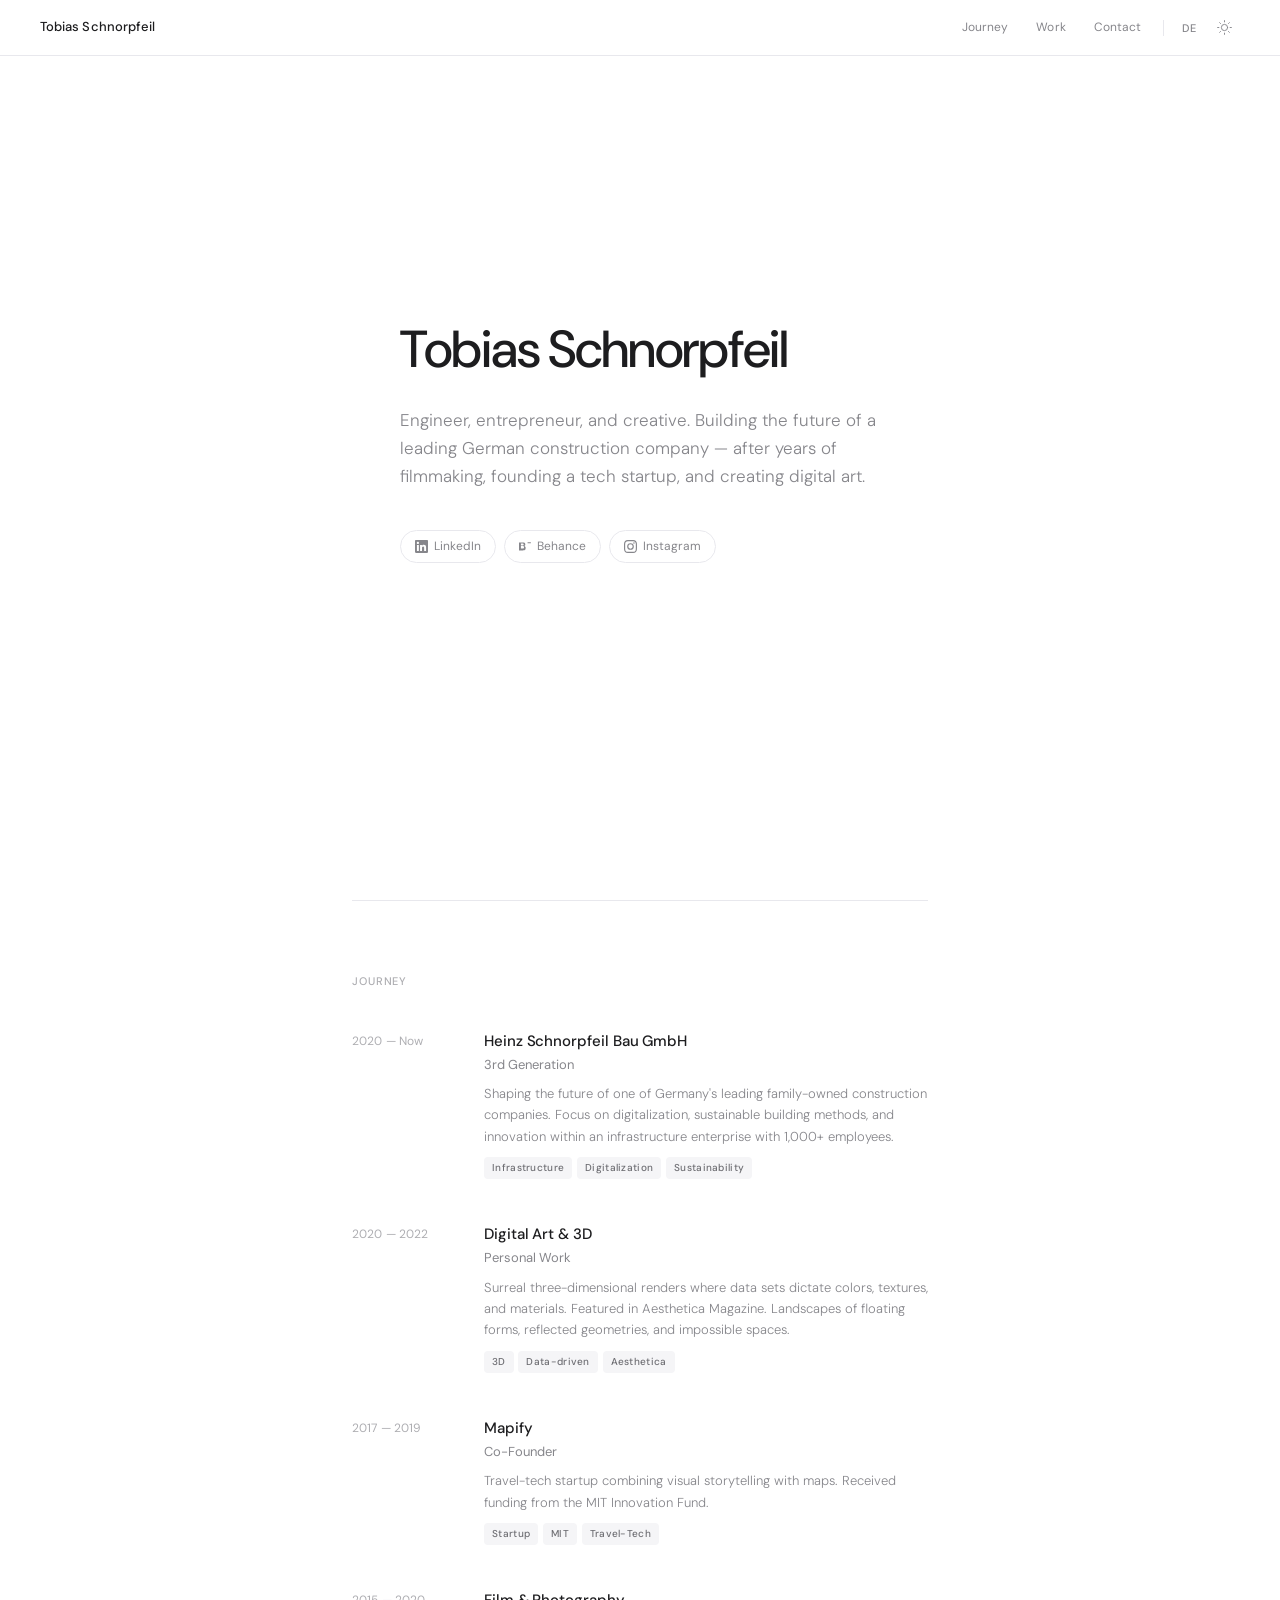
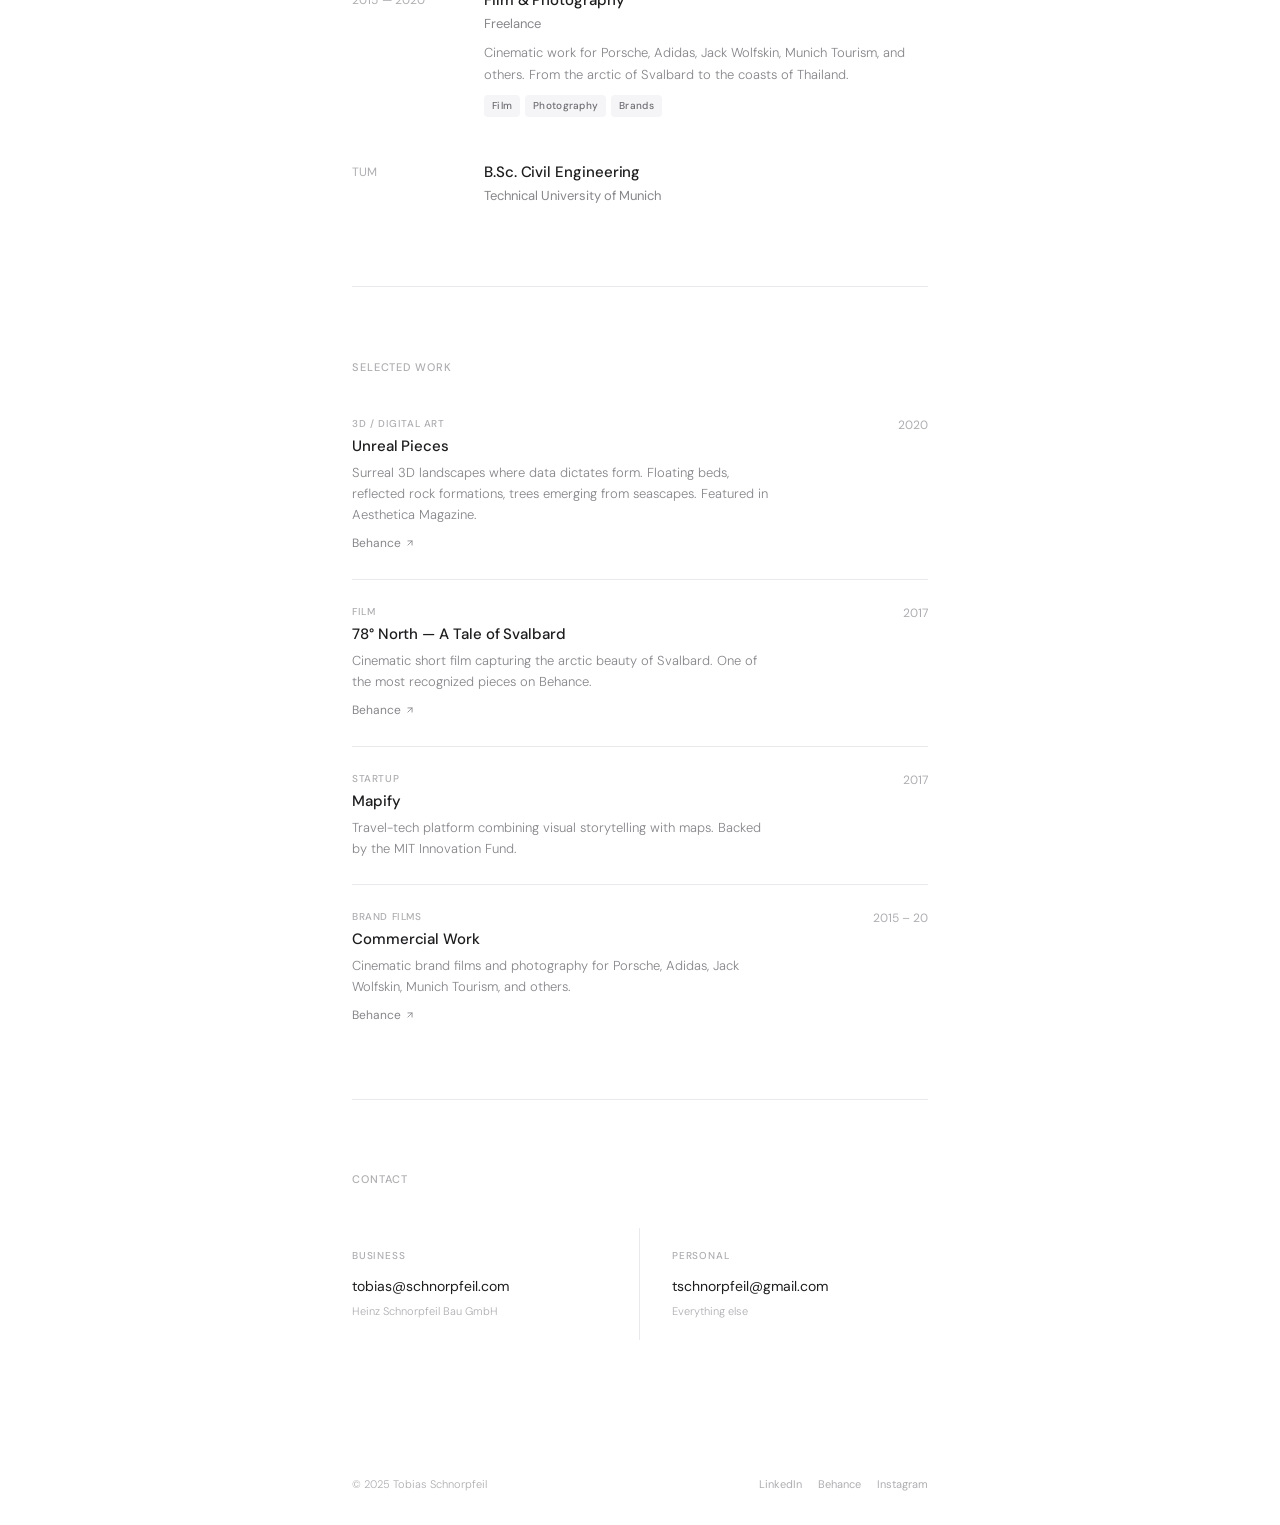
<file: tobias-schnorpfeil-website.html>
<!DOCTYPE html>
<html lang="en" data-theme="light" data-lang="en">
<head>
    <meta charset="UTF-8">
    <meta name="viewport" content="width=device-width, initial-scale=1.0">
    <title>Tobias Schnorpfeil</title>
    <meta name="description" content="Engineer, Entrepreneur & Creative">
    <link rel="preconnect" href="https://fonts.googleapis.com">
    <link rel="preconnect" href="https://fonts.gstatic.com" crossorigin>
    <link href="https://fonts.googleapis.com/css2?family=DM+Sans:ital,opsz,wght@0,9..40,300;0,9..40,400;0,9..40,500;1,9..40,300;1,9..40,400&display=swap" rel="stylesheet">
    <style>
        :root {
            --font: 'DM Sans', -apple-system, BlinkMacSystemFont, 'Segoe UI', sans-serif;
            --ease: cubic-bezier(0.16, 1, 0.3, 1);
            --transition: 0.35s cubic-bezier(0.16, 1, 0.3, 1);
        }

        [data-theme="light"] {
            --bg: #FFFFFF;
            --bg-subtle: #F7F7F5;
            --text: #1D1D1F;
            --text-2: #86868B;
            --text-3: #AEAEB2;
            --border: #E8E8ED;
            --border-h: #D2D2D7;
            --card: #FFFFFF;
            --tag-bg: #F5F5F7;
            --tag-text: #6E6E73;
            --overlay: rgba(255,255,255,0.88);
        }

        [data-theme="dark"] {
            --bg: #0A0A0A;
            --bg-subtle: #111111;
            --text: #F5F5F7;
            --text-2: #86868B;
            --text-3: #6E6E73;
            --border: #1D1D1F;
            --border-h: #2C2C2E;
            --card: #111111;
            --tag-bg: #1D1D1F;
            --tag-text: #98989D;
            --overlay: rgba(10,10,10,0.88);
        }

        *, *::before, *::after { margin: 0; padding: 0; box-sizing: border-box; }

        html {
            scroll-behavior: smooth;
            -webkit-font-smoothing: antialiased;
            -moz-osx-font-smoothing: grayscale;
        }

        body {
            font-family: var(--font);
            background: var(--bg);
            color: var(--text);
            line-height: 1.55;
            transition: background var(--transition), color var(--transition);
            overflow-x: hidden;
        }

        ::selection { background: var(--text); color: var(--bg); }
        a { color: inherit; text-decoration: none; }

        /* NAV */
        .nav {
            position: fixed;
            top: 0; left: 0; right: 0;
            z-index: 100;
            padding: 0 2.5rem;
            height: 56px;
            display: flex;
            justify-content: space-between;
            align-items: center;
            backdrop-filter: blur(24px);
            -webkit-backdrop-filter: blur(24px);
            background: var(--overlay);
            border-bottom: 0.5px solid var(--border);
            transition: all var(--transition);
        }

        .nav-name {
            font-size: 0.8125rem;
            font-weight: 500;
            letter-spacing: 0.005em;
            color: var(--text);
        }

        .nav-right {
            display: flex;
            align-items: center;
            gap: 0.25rem;
        }

        .nav-link {
            font-size: 0.75rem;
            font-weight: 400;
            color: var(--text-2);
            padding: 0.375rem 0.75rem;
            border-radius: 6px;
            transition: color 0.2s ease;
            letter-spacing: 0.005em;
        }

        .nav-link:hover { color: var(--text); }

        .nav-sep {
            width: 1px;
            height: 16px;
            background: var(--border);
            margin: 0 0.375rem;
        }

        .btn-icon {
            width: 32px; height: 32px;
            border: none;
            border-radius: 6px;
            background: transparent;
            color: var(--text-2);
            cursor: pointer;
            display: flex;
            align-items: center;
            justify-content: center;
            transition: all 0.2s ease;
            font-family: var(--font);
            font-size: 0.6875rem;
            font-weight: 500;
            letter-spacing: 0.04em;
        }

        .btn-icon:hover { color: var(--text); background: var(--tag-bg); }

        .btn-lang {
            width: auto;
            padding: 0 0.5rem;
            text-transform: uppercase;
        }

        /* CONTAINER */
        .wrap {
            max-width: 640px;
            margin: 0 auto;
            padding: 0 2rem;
        }

        /* HERO */
        .hero {
            min-height: 100svh;
            display: flex;
            align-items: center;
            padding-top: 56px;
        }

        .hero-inner { width: 100%; padding: 4rem 0; }

        .hero h1 {
            font-size: clamp(2.25rem, 6vw, 3.25rem);
            font-weight: 500;
            letter-spacing: -0.025em;
            line-height: 1.1;
            margin-bottom: 1.75rem;
            opacity: 0;
            animation: up 0.7s var(--ease) 0.15s forwards;
        }

        .hero-desc {
            font-size: 1.0625rem;
            line-height: 1.65;
            color: var(--text-2);
            max-width: 480px;
            font-weight: 300;
            margin-bottom: 2.5rem;
            opacity: 0;
            animation: up 0.7s var(--ease) 0.3s forwards;
        }

        .hero-social {
            display: flex;
            gap: 0.5rem;
            opacity: 0;
            animation: up 0.7s var(--ease) 0.45s forwards;
        }

        .social-link {
            display: flex;
            align-items: center;
            gap: 0.35rem;
            font-size: 0.75rem;
            font-weight: 400;
            color: var(--text-2);
            padding: 0.4rem 0.875rem;
            border: 0.5px solid var(--border);
            border-radius: 100px;
            transition: all 0.2s ease;
        }

        .social-link:hover {
            color: var(--text);
            border-color: var(--border-h);
        }

        .social-link svg { width: 13px; height: 13px; }

        /* SECTIONS */
        section { padding: 4.5rem 0; }

        .section-line {
            height: 0.5px;
            background: var(--border);
            border: none;
        }

        .section-label {
            font-size: 0.6875rem;
            font-weight: 500;
            letter-spacing: 0.08em;
            text-transform: uppercase;
            color: var(--text-3);
            margin-bottom: 2.5rem;
        }

        /* TIMELINE */
        .tl { display: flex; flex-direction: column; gap: 2.75rem; }

        .tl-item {
            display: grid;
            grid-template-columns: 100px 1fr;
            gap: 2rem;
        }

        .tl-time {
            font-size: 0.75rem;
            font-weight: 400;
            color: var(--text-3);
            padding-top: 0.125rem;
            font-variant-numeric: tabular-nums;
            letter-spacing: 0.01em;
        }

        .tl-title {
            font-size: 0.9375rem;
            font-weight: 500;
            letter-spacing: -0.005em;
            margin-bottom: 0.125rem;
        }

        .tl-sub {
            font-size: 0.8125rem;
            font-weight: 400;
            color: var(--text-2);
            margin-bottom: 0.5rem;
        }

        .tl-desc {
            font-size: 0.8125rem;
            font-weight: 300;
            line-height: 1.65;
            color: var(--text-2);
        }

        .tl-tags {
            display: flex;
            gap: 0.3rem;
            flex-wrap: wrap;
            margin-top: 0.625rem;
        }

        .tag {
            font-size: 0.625rem;
            font-weight: 500;
            letter-spacing: 0.03em;
            padding: 0.2rem 0.5rem;
            border-radius: 4px;
            background: var(--tag-bg);
            color: var(--tag-text);
        }

        /* PROJECTS */
        .projects { display: flex; flex-direction: column; }

        .proj {
            padding: 1.5rem 0;
            border-bottom: 0.5px solid var(--border);
            display: grid;
            grid-template-columns: 1fr auto;
            gap: 1.5rem;
            align-items: start;
        }

        .proj:first-child { padding-top: 0; }
        .proj:last-child { border-bottom: none; padding-bottom: 0; }

        .proj-type {
            font-size: 0.625rem;
            font-weight: 500;
            letter-spacing: 0.06em;
            text-transform: uppercase;
            color: var(--text-3);
            margin-bottom: 0.25rem;
        }

        .proj-title {
            font-size: 0.9375rem;
            font-weight: 500;
            letter-spacing: -0.005em;
            margin-bottom: 0.3rem;
        }

        .proj-desc {
            font-size: 0.8125rem;
            font-weight: 300;
            line-height: 1.6;
            color: var(--text-2);
            max-width: 420px;
        }

        .proj-year {
            font-size: 0.75rem;
            color: var(--text-3);
            font-variant-numeric: tabular-nums;
            white-space: nowrap;
        }

        .proj-link {
            display: inline-flex;
            align-items: center;
            gap: 0.25rem;
            font-size: 0.75rem;
            font-weight: 400;
            color: var(--text-2);
            margin-top: 0.5rem;
            transition: color 0.2s ease;
        }

        .proj-link:hover { color: var(--text); }
        .proj-link svg { width: 10px; height: 10px; transition: transform 0.2s ease; }
        .proj-link:hover svg { transform: translate(1.5px, -1.5px); }

        /* CONTACT */
        .contact-grid {
            display: grid;
            grid-template-columns: 1fr 1fr;
        }

        .contact-item { padding: 1.25rem 0; }

        .contact-item:first-child {
            border-right: 0.5px solid var(--border);
            padding-right: 2rem;
        }

        .contact-item:last-child { padding-left: 2rem; }

        .contact-label {
            font-size: 0.625rem;
            font-weight: 500;
            letter-spacing: 0.08em;
            text-transform: uppercase;
            color: var(--text-3);
            margin-bottom: 0.625rem;
        }

        .contact-email {
            font-size: 0.875rem;
            font-weight: 400;
            color: var(--text);
            transition: color 0.2s ease;
        }

        .contact-email:hover { color: var(--text-2); }

        .contact-note {
            font-size: 0.6875rem;
            color: var(--text-3);
            margin-top: 0.25rem;
            font-weight: 300;
        }

        /* FOOTER */
        .footer { padding: 2rem 0; margin-top: 2rem; }

        .footer-inner {
            display: flex;
            justify-content: space-between;
            align-items: center;
            font-size: 0.6875rem;
            color: var(--text-3);
            font-weight: 300;
        }

        .footer-links { display: flex; gap: 1rem; }
        .footer-links a { color: var(--text-3); transition: color 0.2s ease; font-weight: 400; }
        .footer-links a:hover { color: var(--text); }

        /* ANIMATIONS */
        @keyframes up {
            from { opacity: 0; transform: translateY(12px); }
            to { opacity: 1; transform: translateY(0); }
        }

        .reveal {
            opacity: 0;
            transform: translateY(14px);
            transition: opacity 0.5s var(--ease), transform 0.5s var(--ease);
        }
        .reveal.visible { opacity: 1; transform: translateY(0); }

        /* LANGUAGE */
        [data-lang="en"] [data-de],
        [data-lang="de"] [data-en] { display: none; }

        /* RESPONSIVE */
        @media (max-width: 600px) {
            .nav { padding: 0 1.25rem; }
            .nav-link, .nav-sep { display: none; }
            .wrap { padding: 0 1.25rem; }
            section { padding: 3.5rem 0; }
            .hero { min-height: 88svh; }
            .tl-item { grid-template-columns: 1fr; gap: 0.25rem; }
            .proj { grid-template-columns: 1fr; gap: 0.25rem; }
            .proj-year { order: -1; }
            .contact-grid { grid-template-columns: 1fr; }
            .contact-item:first-child {
                border-right: none;
                border-bottom: 0.5px solid var(--border);
                padding-right: 0;
                padding-bottom: 1.25rem;
            }
            .contact-item:last-child { padding-left: 0; padding-top: 1.25rem; }
            .footer-inner { flex-direction: column; gap: 0.75rem; }
        }
    </style>
</head>
<body>

    <nav class="nav">
        <span class="nav-name">Tobias Schnorpfeil</span>
        <div class="nav-right">
            <a href="#journey" class="nav-link"><span data-en>Journey</span><span data-de>Werdegang</span></a>
            <a href="#work" class="nav-link"><span data-en>Work</span><span data-de>Arbeiten</span></a>
            <a href="#contact" class="nav-link"><span data-en>Contact</span><span data-de>Kontakt</span></a>
            <div class="nav-sep"></div>
            <button class="btn-icon btn-lang" onclick="toggleLang()" aria-label="Toggle language"><span data-en>DE</span><span data-de>EN</span></button>
            <button class="btn-icon" onclick="toggleTheme()" aria-label="Toggle theme">
                <svg data-icon="sun" width="15" height="15" viewBox="0 0 24 24" fill="none" stroke="currentColor" stroke-width="1.5" stroke-linecap="round"><circle cx="12" cy="12" r="5"/><line x1="12" y1="1" x2="12" y2="3"/><line x1="12" y1="21" x2="12" y2="23"/><line x1="4.22" y1="4.22" x2="5.64" y2="5.64"/><line x1="18.36" y1="18.36" x2="19.78" y2="19.78"/><line x1="1" y1="12" x2="3" y2="12"/><line x1="21" y1="12" x2="23" y2="12"/><line x1="4.22" y1="19.78" x2="5.64" y2="18.36"/><line x1="18.36" y1="5.64" x2="19.78" y2="4.22"/></svg>
                <svg data-icon="moon" width="15" height="15" viewBox="0 0 24 24" fill="none" stroke="currentColor" stroke-width="1.5" stroke-linecap="round" style="display:none"><path d="M21 12.79A9 9 0 1 1 11.21 3 7 7 0 0 0 21 12.79z"/></svg>
            </button>
        </div>
    </nav>

    <section class="hero">
        <div class="wrap">
            <div class="hero-inner">
                <h1>Tobias Schnorpfeil</h1>
                <p class="hero-desc">
                    <span data-en>Engineer, entrepreneur, and creative. Building the future of a leading German construction company — after years of filmmaking, founding a tech startup, and creating digital art.</span>
                    <span data-de>Ingenieur, Unternehmer und Kreativer. Ich gestalte die Zukunft eines führenden deutschen Bauunternehmens — nach Jahren als Filmemacher, der Gründung eines Tech-Startups und als Digitalkünstler.</span>
                </p>
                <div class="hero-social">
                    <a href="https://www.linkedin.com/in/tobias-schnorpfeil-ab95178a/" target="_blank" class="social-link">
                        <svg viewBox="0 0 24 24" fill="currentColor"><path d="M20.447 20.452h-3.554v-5.569c0-1.328-.027-3.037-1.852-3.037-1.853 0-2.136 1.445-2.136 2.939v5.667H9.351V9h3.414v1.561h.046c.477-.9 1.637-1.85 3.37-1.85 3.601 0 4.267 2.37 4.267 5.455v6.286zM5.337 7.433c-1.144 0-2.063-.926-2.063-2.065 0-1.138.92-2.063 2.063-2.063 1.14 0 2.064.925 2.064 2.063 0 1.139-.925 2.065-2.064 2.065zm1.782 13.019H3.555V9h3.564v11.452zM22.225 0H1.771C.792 0 0 .774 0 1.729v20.542C0 23.227.792 24 1.771 24h20.451C23.2 24 24 23.227 24 22.271V1.729C24 .774 23.2 0 22.222 0h.003z"/></svg>
                        LinkedIn
                    </a>
                    <a href="https://www.behance.net/tschnorpfeil" target="_blank" class="social-link">
                        <svg viewBox="0 0 24 24" fill="currentColor"><path d="M6.938 4.503c.702 0 1.34.06 1.92.188.577.13 1.07.33 1.485.61.41.28.733.65.96 1.12.225.47.34 1.05.34 1.73 0 .74-.17 1.36-.507 1.86-.338.5-.837.9-1.502 1.22.906.26 1.576.72 2.022 1.37.448.66.665 1.45.665 2.36 0 .75-.13 1.39-.41 1.93-.28.55-.67 1-1.16 1.35-.48.35-1.05.6-1.67.77-.66.16-1.32.25-2.01.25H0V4.51h6.938v-.007zM6.545 10.16c.6 0 1.096-.16 1.486-.48.39-.32.59-.81.59-1.48 0-.36-.06-.66-.18-.9-.12-.24-.29-.43-.5-.57-.21-.14-.46-.24-.74-.3-.28-.06-.6-.09-.93-.09H3.523v3.82h3.022zm.2 5.57c.36 0 .7-.04 1.01-.12.31-.08.58-.21.81-.39.23-.18.41-.42.54-.73.13-.3.2-.67.2-1.1 0-.87-.24-1.49-.72-1.88-.48-.38-1.1-.58-1.86-.58H3.523v4.8h3.222zM15.834 4.14h6.06v1.67h-6.06V4.14z"/></svg>
                        Behance
                    </a>
                    <a href="https://www.instagram.com/tschnorpfeil/" target="_blank" class="social-link">
                        <svg viewBox="0 0 24 24" fill="currentColor"><path d="M12 2.163c3.204 0 3.584.012 4.85.07 3.252.148 4.771 1.691 4.919 4.919.058 1.265.069 1.645.069 4.849 0 3.205-.012 3.584-.069 4.849-.149 3.225-1.664 4.771-4.919 4.919-1.266.058-1.644.07-4.85.07-3.204 0-3.584-.012-4.849-.07-3.26-.149-4.771-1.699-4.919-4.92-.058-1.265-.07-1.644-.07-4.849 0-3.204.013-3.583.07-4.849.149-3.227 1.664-4.771 4.919-4.919 1.266-.057 1.645-.069 4.849-.069zM12 0C8.741 0 8.333.014 7.053.072 2.695.272.273 2.69.073 7.052.014 8.333 0 8.741 0 12c0 3.259.014 3.668.072 4.948.2 4.358 2.618 6.78 6.98 6.98C8.333 23.986 8.741 24 12 24c3.259 0 3.668-.014 4.948-.072 4.354-.2 6.782-2.618 6.979-6.98.059-1.28.073-1.689.073-4.948 0-3.259-.014-3.667-.072-4.947-.196-4.354-2.617-6.78-6.979-6.98C15.668.014 15.259 0 12 0zm0 5.838a6.162 6.162 0 100 12.324 6.162 6.162 0 000-12.324zM12 16a4 4 0 110-8 4 4 0 010 8zm6.406-11.845a1.44 1.44 0 100 2.881 1.44 1.44 0 000-2.881z"/></svg>
                        Instagram
                    </a>
                </div>
            </div>
        </div>
    </section>

    <div class="wrap"><hr class="section-line"></div>

    <section id="journey">
        <div class="wrap">
            <p class="section-label reveal"><span data-en>Journey</span><span data-de>Werdegang</span></p>
            <div class="tl">
                <div class="tl-item reveal">
                    <span class="tl-time"><span data-en>2020 — Now</span><span data-de>2020 — Heute</span></span>
                    <div class="tl-content">
                        <p class="tl-title">Heinz Schnorpfeil Bau GmbH</p>
                        <p class="tl-sub"><span data-en>3rd Generation</span><span data-de>3. Generation</span></p>
                        <p class="tl-desc">
                            <span data-en>Shaping the future of one of Germany's leading family-owned construction companies. Focus on digitalization, sustainable building methods, and innovation within an infrastructure enterprise with 1,000+ employees.</span>
                            <span data-de>Gestaltung der Zukunft eines der führenden familiengeführten Bauunternehmen Deutschlands. Fokus auf Digitalisierung, nachhaltige Bauweisen und Innovation in einem Infrastrukturunternehmen mit über 1.000 Mitarbeitern.</span>
                        </p>
                        <div class="tl-tags">
                            <span class="tag"><span data-en>Infrastructure</span><span data-de>Infrastruktur</span></span>
                            <span class="tag"><span data-en>Digitalization</span><span data-de>Digitalisierung</span></span>
                            <span class="tag"><span data-en>Sustainability</span><span data-de>Nachhaltigkeit</span></span>
                        </div>
                    </div>
                </div>
                <div class="tl-item reveal">
                    <span class="tl-time">2020 — 2022</span>
                    <div class="tl-content">
                        <p class="tl-title"><span data-en>Digital Art & 3D</span><span data-de>Digitale Kunst & 3D</span></p>
                        <p class="tl-sub"><span data-en>Personal Work</span><span data-de>Persönliche Arbeiten</span></p>
                        <p class="tl-desc">
                            <span data-en>Surreal three-dimensional renders where data sets dictate colors, textures, and materials. Featured in Aesthetica Magazine. Landscapes of floating forms, reflected geometries, and impossible spaces.</span>
                            <span data-de>Surrealistische dreidimensionale Renders, bei denen Datensätze Farben, Texturen und Materialien bestimmen. Vorgestellt in Aesthetica Magazine. Landschaften schwebender Formen, gespiegelter Geometrien und unmöglicher Räume.</span>
                        </p>
                        <div class="tl-tags">
                            <span class="tag">3D</span>
                            <span class="tag"><span data-en>Data-driven</span><span data-de>Datengesteuert</span></span>
                            <span class="tag">Aesthetica</span>
                        </div>
                    </div>
                </div>
                <div class="tl-item reveal">
                    <span class="tl-time">2017 — 2019</span>
                    <div class="tl-content">
                        <p class="tl-title">Mapify</p>
                        <p class="tl-sub"><span data-en>Co-Founder</span><span data-de>Mitgründer</span></p>
                        <p class="tl-desc">
                            <span data-en>Travel-tech startup combining visual storytelling with maps. Received funding from the MIT Innovation Fund.</span>
                            <span data-de>Travel-Tech-Startup, das visuelles Storytelling mit Karten verbindet. Gefördert durch den MIT Innovation Fund.</span>
                        </p>
                        <div class="tl-tags">
                            <span class="tag">Startup</span>
                            <span class="tag">MIT</span>
                            <span class="tag">Travel-Tech</span>
                        </div>
                    </div>
                </div>
                <div class="tl-item reveal">
                    <span class="tl-time">2015 — 2020</span>
                    <div class="tl-content">
                        <p class="tl-title"><span data-en>Film & Photography</span><span data-de>Film & Fotografie</span></p>
                        <p class="tl-sub">Freelance</p>
                        <p class="tl-desc">
                            <span data-en>Cinematic work for Porsche, Adidas, Jack Wolfskin, Munich Tourism, and others. From the arctic of Svalbard to the coasts of Thailand.</span>
                            <span data-de>Cineastische Arbeiten für Porsche, Adidas, Jack Wolfskin, München Tourismus und weitere. Von der Arktis Svalbards bis zu den Küsten Thailands.</span>
                        </p>
                        <div class="tl-tags">
                            <span class="tag">Film</span>
                            <span class="tag"><span data-en>Photography</span><span data-de>Fotografie</span></span>
                            <span class="tag">Brands</span>
                        </div>
                    </div>
                </div>
                <div class="tl-item reveal">
                    <span class="tl-time">TUM</span>
                    <div class="tl-content">
                        <p class="tl-title">B.Sc. <span data-en>Civil Engineering</span><span data-de>Bauingenieurwesen</span></p>
                        <p class="tl-sub"><span data-en>Technical University of Munich</span><span data-de>Technische Universität München</span></p>
                    </div>
                </div>
            </div>
        </div>
    </section>

    <div class="wrap"><hr class="section-line"></div>

    <section id="work">
        <div class="wrap">
            <p class="section-label reveal"><span data-en>Selected Work</span><span data-de>Ausgewählte Arbeiten</span></p>
            <div class="projects reveal">
                <div class="proj">
                    <div>
                        <p class="proj-type">3D / Digital Art</p>
                        <p class="proj-title">Unreal Pieces</p>
                        <p class="proj-desc">
                            <span data-en>Surreal 3D landscapes where data dictates form. Floating beds, reflected rock formations, trees emerging from seascapes. Featured in Aesthetica Magazine.</span>
                            <span data-de>Surrealistische 3D-Landschaften, in denen Daten die Form bestimmen. Schwebende Betten, gespiegelte Felsformationen, Bäume aus Meereslandschaften. Vorgestellt in Aesthetica Magazine.</span>
                        </p>
                        <a href="https://www.behance.net/tschnorpfeil" target="_blank" class="proj-link">Behance <svg viewBox="0 0 24 24" fill="none" stroke="currentColor" stroke-width="2" stroke-linecap="round"><line x1="7" y1="17" x2="17" y2="7"/><polyline points="7 7 17 7 17 17"/></svg></a>
                    </div>
                    <span class="proj-year">2020</span>
                </div>
                <div class="proj">
                    <div>
                        <p class="proj-type">Film</p>
                        <p class="proj-title">78° North — A Tale of Svalbard</p>
                        <p class="proj-desc">
                            <span data-en>Cinematic short film capturing the arctic beauty of Svalbard. One of the most recognized pieces on Behance.</span>
                            <span data-de>Cineastischer Kurzfilm über die arktische Schönheit Svalbards. Eines der meistbeachteten Werke auf Behance.</span>
                        </p>
                        <a href="https://www.behance.net/tschnorpfeil" target="_blank" class="proj-link">Behance <svg viewBox="0 0 24 24" fill="none" stroke="currentColor" stroke-width="2" stroke-linecap="round"><line x1="7" y1="17" x2="17" y2="7"/><polyline points="7 7 17 7 17 17"/></svg></a>
                    </div>
                    <span class="proj-year">2017</span>
                </div>
                <div class="proj">
                    <div>
                        <p class="proj-type">Startup</p>
                        <p class="proj-title">Mapify</p>
                        <p class="proj-desc">
                            <span data-en>Travel-tech platform combining visual storytelling with maps. Backed by the MIT Innovation Fund.</span>
                            <span data-de>Travel-Tech-Plattform, die visuelles Storytelling mit Karten verbindet. Gefördert durch den MIT Innovation Fund.</span>
                        </p>
                    </div>
                    <span class="proj-year">2017</span>
                </div>
                <div class="proj">
                    <div>
                        <p class="proj-type"><span data-en>Brand Films</span><span data-de>Markenfilme</span></p>
                        <p class="proj-title"><span data-en>Commercial Work</span><span data-de>Kommerzielle Arbeiten</span></p>
                        <p class="proj-desc">
                            <span data-en>Cinematic brand films and photography for Porsche, Adidas, Jack Wolfskin, Munich Tourism, and others.</span>
                            <span data-de>Cineastische Markenfilme und Fotografie für Porsche, Adidas, Jack Wolfskin, München Tourismus und weitere.</span>
                        </p>
                        <a href="https://www.behance.net/tschnorpfeil" target="_blank" class="proj-link">Behance <svg viewBox="0 0 24 24" fill="none" stroke="currentColor" stroke-width="2" stroke-linecap="round"><line x1="7" y1="17" x2="17" y2="7"/><polyline points="7 7 17 7 17 17"/></svg></a>
                    </div>
                    <span class="proj-year">2015 – 20</span>
                </div>
            </div>
        </div>
    </section>

    <div class="wrap"><hr class="section-line"></div>

    <section id="contact">
        <div class="wrap">
            <p class="section-label reveal"><span data-en>Contact</span><span data-de>Kontakt</span></p>
            <div class="contact-grid reveal">
                <div class="contact-item">
                    <p class="contact-label"><span data-en>Business</span><span data-de>Geschäftlich</span></p>
                    <a href="mailto:tobias@schnorpfeil.com" class="contact-email">tobias@schnorpfeil.com</a>
                    <p class="contact-note">Heinz Schnorpfeil Bau GmbH</p>
                </div>
                <div class="contact-item">
                    <p class="contact-label"><span data-en>Personal</span><span data-de>Privat</span></p>
                    <a href="mailto:tschnorpfeil@gmail.com" class="contact-email">tschnorpfeil@gmail.com</a>
                    <p class="contact-note"><span data-en>Everything else</span><span data-de>Alles andere</span></p>
                </div>
            </div>
        </div>
    </section>

    <footer class="footer">
        <div class="wrap">
            <div class="footer-inner">
                <span>&copy; 2025 Tobias Schnorpfeil</span>
                <div class="footer-links">
                    <a href="https://www.linkedin.com/in/tobias-schnorpfeil-ab95178a/" target="_blank">LinkedIn</a>
                    <a href="https://www.behance.net/tschnorpfeil" target="_blank">Behance</a>
                    <a href="https://www.instagram.com/tschnorpfeil/" target="_blank">Instagram</a>
                </div>
            </div>
        </div>
    </footer>

    <script>
        function toggleTheme() {
            var h = document.documentElement;
            var next = h.getAttribute('data-theme') === 'light' ? 'dark' : 'light';
            h.setAttribute('data-theme', next);
            localStorage.setItem('theme', next);
            updateIcon(next);
        }

        function updateIcon(t) {
            document.querySelector('[data-icon="sun"]').style.display = t === 'dark' ? 'none' : 'block';
            document.querySelector('[data-icon="moon"]').style.display = t === 'dark' ? 'block' : 'none';
        }

        function toggleLang() {
            var h = document.documentElement;
            var next = h.getAttribute('data-lang') === 'en' ? 'de' : 'en';
            h.setAttribute('data-lang', next);
            h.lang = next;
            localStorage.setItem('lang', next);
        }

        document.querySelectorAll('.nav-link').forEach(function(l) {
            l.addEventListener('click', function(e) {
                e.preventDefault();
                var target = document.querySelector(l.getAttribute('href'));
                if (target) target.scrollIntoView({ behavior: 'smooth' });
            });
        });

        (function() {
            var t = localStorage.getItem('theme') ||
                (matchMedia('(prefers-color-scheme:dark)').matches ? 'dark' : 'light');
            document.documentElement.setAttribute('data-theme', t);
            updateIcon(t);

            var l = localStorage.getItem('lang');
            if (l) { document.documentElement.setAttribute('data-lang', l); document.documentElement.lang = l; }
            else if ((navigator.language || '').startsWith('de')) {
                document.documentElement.setAttribute('data-lang', 'de');
                document.documentElement.lang = 'de';
            }

            var obs = new IntersectionObserver(function(entries) {
                entries.forEach(function(e) { if (e.isIntersecting) { e.target.classList.add('visible'); obs.unobserve(e.target); } });
            }, { threshold: 0.1, rootMargin: '0px 0px -30px 0px' });
            document.querySelectorAll('.reveal').forEach(function(el) { obs.observe(el); });
        })();
    </script>
</body>
</html>
</file>
